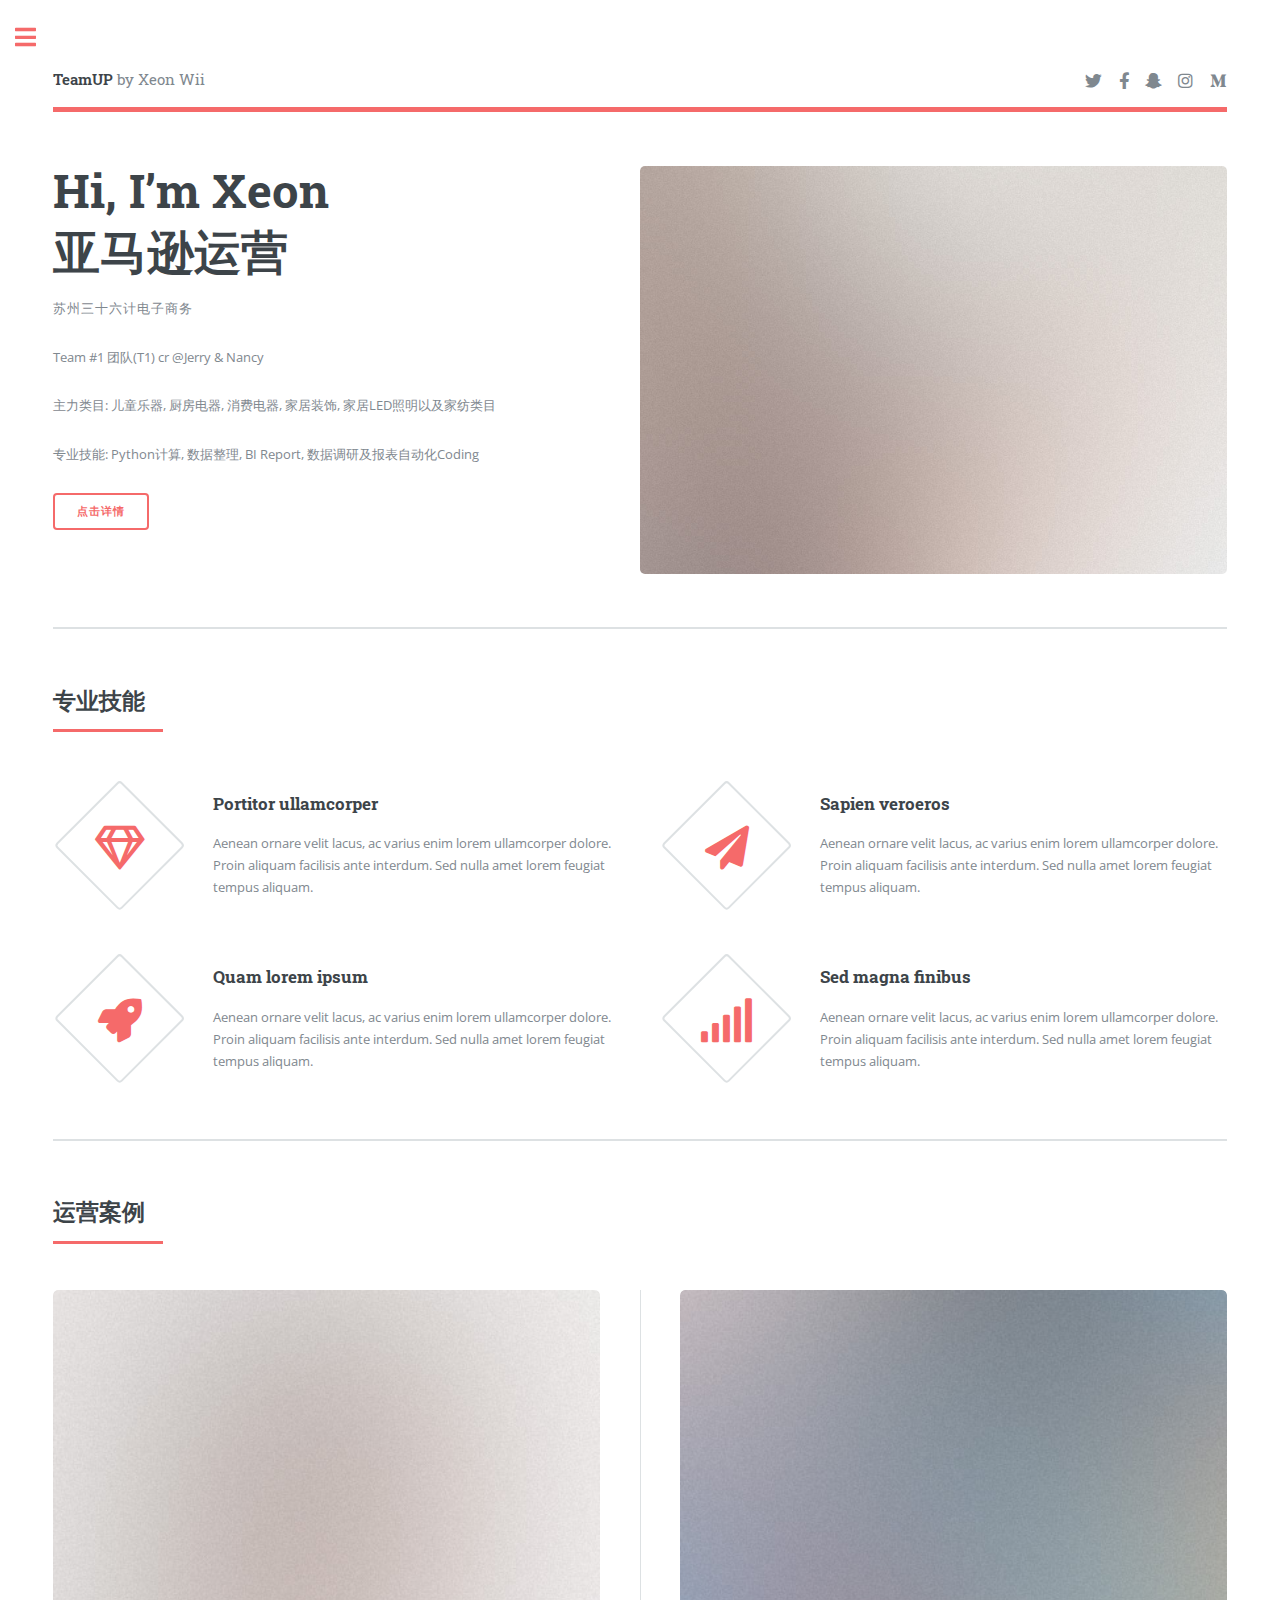
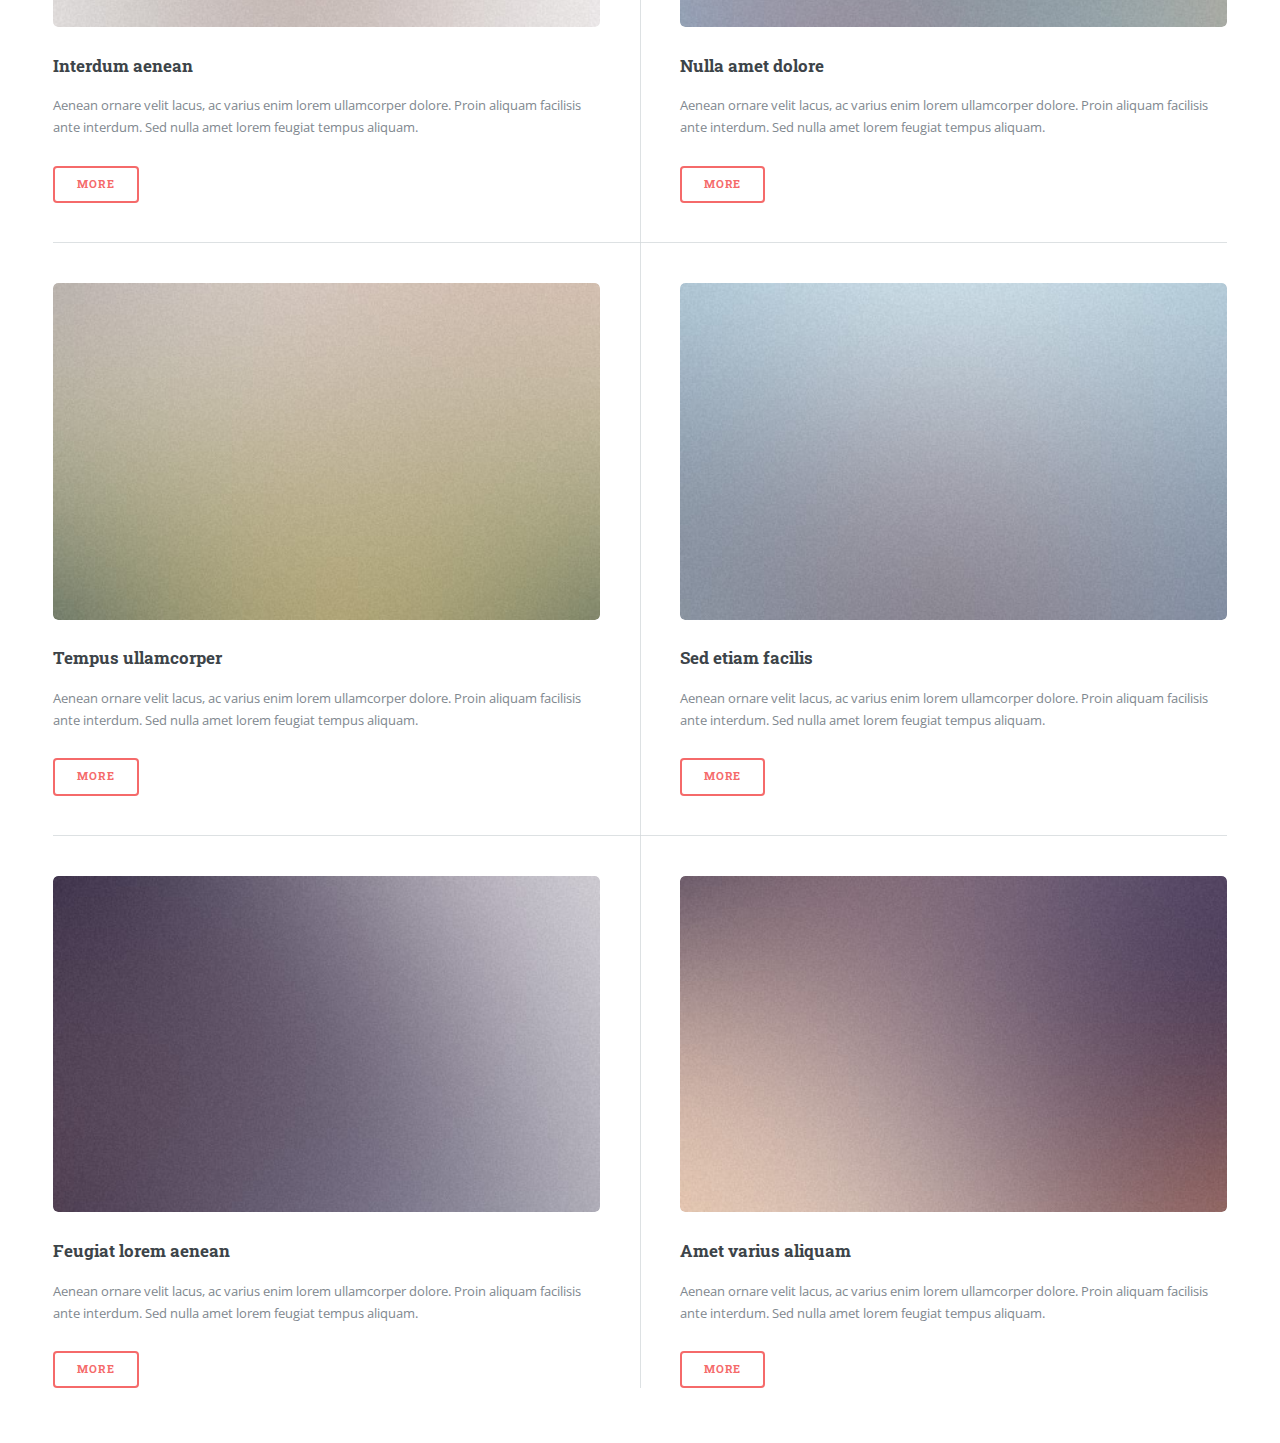
<file: archive/index.html>
<!DOCTYPE HTML>
<!--
	Editorial by HTML5 UP
	html5up.net | @ajlkn
	Free for personal and commercial use under the CCA 3.0 license (html5up.net/license)
-->
<html>
	<head>
		<title>TeamUP 2021</title>
		<meta charset="utf-8" />
		<meta name="viewport" content="width=device-width, initial-scale=1, user-scalable=no" />
		<link rel="stylesheet" href="assets/css/main.css" />
	</head>
	<body class="is-preload">

		<!-- Wrapper -->
			<div id="wrapper">

				<!-- Main -->
					<div id="main">
						<div class="inner">

							<!-- Header -->
								<header id="header">
									<a href="index.html" class="logo"><strong>TeamUP</strong> by Xeon Wii</a>
									<ul class="icons">
										<li><a href="#" class="icon brands fa-twitter"><span class="label">Twitter</span></a></li>
										<li><a href="#" class="icon brands fa-facebook-f"><span class="label">Facebook</span></a></li>
										<li><a href="#" class="icon brands fa-snapchat-ghost"><span class="label">Snapchat</span></a></li>
										<li><a href="#" class="icon brands fa-instagram"><span class="label">Instagram</span></a></li>
										<li><a href="#" class="icon brands fa-medium-m"><span class="label">Medium</span></a></li>
									</ul>
								</header>

							<!-- Banner -->
								<section id="banner">
									<div class="content">
										<header>
											<h1>Hi, I’m Xeon<br />
											亚马逊运营</h1>
											<p>苏州三十六计电子商务</p>
										</header>
										<p>Team #1 团队(T1) cr @Jerry & Nancy<p>
										主力类目: 儿童乐器, 厨房电器, 消费电器, 家居装饰, 家居LED照明以及家纺类目<p>
										专业技能: Python计算, 数据整理, BI Report, 数据调研及报表自动化Coding<br>

										</p>
										
										<ul class="actions">
											<li><a href="#" class="button big">点击详情</a></li>
										</ul>
									</div>
									<span class="image object">
										<img src="images/pic10.jpg" alt="" />
									</span>
								</section>

							<!-- Section -->
								<section>
									<header class="major">
										<h2>专业技能</h2>
									</header>
									<div class="features">
										<article>
											<span class="icon fa-gem"></span>
											<div class="content">
												<h3>Portitor ullamcorper</h3>
												<p>Aenean ornare velit lacus, ac varius enim lorem ullamcorper dolore. Proin aliquam facilisis ante interdum. Sed nulla amet lorem feugiat tempus aliquam.</p>
											</div>
										</article>
										<article>
											<span class="icon solid fa-paper-plane"></span>
											<div class="content">
												<h3>Sapien veroeros</h3>
												<p>Aenean ornare velit lacus, ac varius enim lorem ullamcorper dolore. Proin aliquam facilisis ante interdum. Sed nulla amet lorem feugiat tempus aliquam.</p>
											</div>
										</article>
										<article>
											<span class="icon solid fa-rocket"></span>
											<div class="content">
												<h3>Quam lorem ipsum</h3>
												<p>Aenean ornare velit lacus, ac varius enim lorem ullamcorper dolore. Proin aliquam facilisis ante interdum. Sed nulla amet lorem feugiat tempus aliquam.</p>
											</div>
										</article>
										<article>
											<span class="icon solid fa-signal"></span>
											<div class="content">
												<h3>Sed magna finibus</h3>
												<p>Aenean ornare velit lacus, ac varius enim lorem ullamcorper dolore. Proin aliquam facilisis ante interdum. Sed nulla amet lorem feugiat tempus aliquam.</p>
											</div>
										</article>
									</div>
								</section>

							<!-- Section -->
								<section>
									<header class="major">
										<h2>运营案例</h2>
									</header>
									<div class="posts">
										<article>
											<a href="#" class="image"><img src="images/pic01.jpg" alt="" /></a>
											<h3>Interdum aenean</h3>
											<p>Aenean ornare velit lacus, ac varius enim lorem ullamcorper dolore. Proin aliquam facilisis ante interdum. Sed nulla amet lorem feugiat tempus aliquam.</p>
											<ul class="actions">
												<li><a href="#" class="button">More</a></li>
											</ul>
										</article>
										<article>
											<a href="#" class="image"><img src="images/pic02.jpg" alt="" /></a>
											<h3>Nulla amet dolore</h3>
											<p>Aenean ornare velit lacus, ac varius enim lorem ullamcorper dolore. Proin aliquam facilisis ante interdum. Sed nulla amet lorem feugiat tempus aliquam.</p>
											<ul class="actions">
												<li><a href="#" class="button">More</a></li>
											</ul>
										</article>
										<article>
											<a href="#" class="image"><img src="images/pic03.jpg" alt="" /></a>
											<h3>Tempus ullamcorper</h3>
											<p>Aenean ornare velit lacus, ac varius enim lorem ullamcorper dolore. Proin aliquam facilisis ante interdum. Sed nulla amet lorem feugiat tempus aliquam.</p>
											<ul class="actions">
												<li><a href="#" class="button">More</a></li>
											</ul>
										</article>
										<article>
											<a href="#" class="image"><img src="images/pic04.jpg" alt="" /></a>
											<h3>Sed etiam facilis</h3>
											<p>Aenean ornare velit lacus, ac varius enim lorem ullamcorper dolore. Proin aliquam facilisis ante interdum. Sed nulla amet lorem feugiat tempus aliquam.</p>
											<ul class="actions">
												<li><a href="#" class="button">More</a></li>
											</ul>
										</article>
										<article>
											<a href="#" class="image"><img src="images/pic05.jpg" alt="" /></a>
											<h3>Feugiat lorem aenean</h3>
											<p>Aenean ornare velit lacus, ac varius enim lorem ullamcorper dolore. Proin aliquam facilisis ante interdum. Sed nulla amet lorem feugiat tempus aliquam.</p>
											<ul class="actions">
												<li><a href="#" class="button">More</a></li>
											</ul>
										</article>
										<article>
											<a href="#" class="image"><img src="images/pic06.jpg" alt="" /></a>
											<h3>Amet varius aliquam</h3>
											<p>Aenean ornare velit lacus, ac varius enim lorem ullamcorper dolore. Proin aliquam facilisis ante interdum. Sed nulla amet lorem feugiat tempus aliquam.</p>
											<ul class="actions">
												<li><a href="#" class="button">More</a></li>
											</ul>
										</article>
									</div>
								</section>

						</div>
					</div>

				<!-- Sidebar -->
					<div id="sidebar">
						<div class="inner">

							<!-- Search -->
								<section id="search" class="alt">
									<form method="post" action="#">
										<input type="text" name="query" id="query" placeholder="Search" />
									</form>
								</section>

							<!-- Menu -->
								<nav id="menu">
									<header class="major">
										<h2>首页</h2>
									</header>
									<ul>
										<li><a href="index.html">主页</a></li>
										<li><a href="generic.html">个人简介</a></li>
										<li><a href="elements.html">亚马逊运营</a></li>
										<li>
											<span class="opener">游戏Tag</span>
											<ul>
												<li><a href="#">Xbox Series X</a></li>
												<li><a href="#">PS4 Pro</a></li>
												<li><a href="#">PC Gaming</a></li>
											</ul>
										</li>
										<li><a href="#">影视搜集</a></li>
										<li><a href="#">Tech资讯</a></li>
									</ul>
								</nav>

							<!-- Section -->
								<section>
									<header class="major">
										<h2>Ante interdum</h2>
									</header>
									<div class="mini-posts">
										<article>
											<a href="#" class="image"><img src="images/pic07.jpg" alt="" /></a>
											<p>Aenean ornare velit lacus, ac varius enim lorem ullamcorper dolore aliquam.</p>
										</article>
										<article>
											<a href="#" class="image"><img src="images/pic08.jpg" alt="" /></a>
											<p>Aenean ornare velit lacus, ac varius enim lorem ullamcorper dolore aliquam.</p>
										</article>
										<article>
											<a href="#" class="image"><img src="images/pic09.jpg" alt="" /></a>
											<p>Aenean ornare velit lacus, ac varius enim lorem ullamcorper dolore aliquam.</p>
										</article>
									</div>
									<ul class="actions">
										<li><a href="#" class="button">More</a></li>
									</ul>
								</section>

							<!-- Section -->
								<section>
									<header class="major">
										<h2>Contact Me</h2>
									</header>
									<b>纪亚伟</br></b>
									<b></br></b>
									<ul class="contact">
										<li class="icon solid fa-envelope"><a href="#"> jr.way123@gmail.com</a></li>
										<li class="icon solid fa-phone"> (909) 375-0156</li>
										<li class="icon solid fa-home"> 渠成大厦, 东平街, 工业园区, 苏州 215000</li>
									</ul>
								</section>

							<!-- Footer -->
								<footer id="footer">
									<p class="copyright">&copy; Untitled. All rights reserved. Demo Images: <a href="https://unsplash.com">Unsplash</a>. Design: <a href="https://html5up.net">HTML5 UP</a>.</p>
								</footer>

						</div>
					</div>

			</div>

		<!-- Scripts -->
			<script src="assets/js/jquery.min.js"></script>
			<script src="assets/js/browser.min.js"></script>
			<script src="assets/js/breakpoints.min.js"></script>
			<script src="assets/js/util.js"></script>
			<script src="assets/js/main.js"></script>

	</body>
</html>
</file>
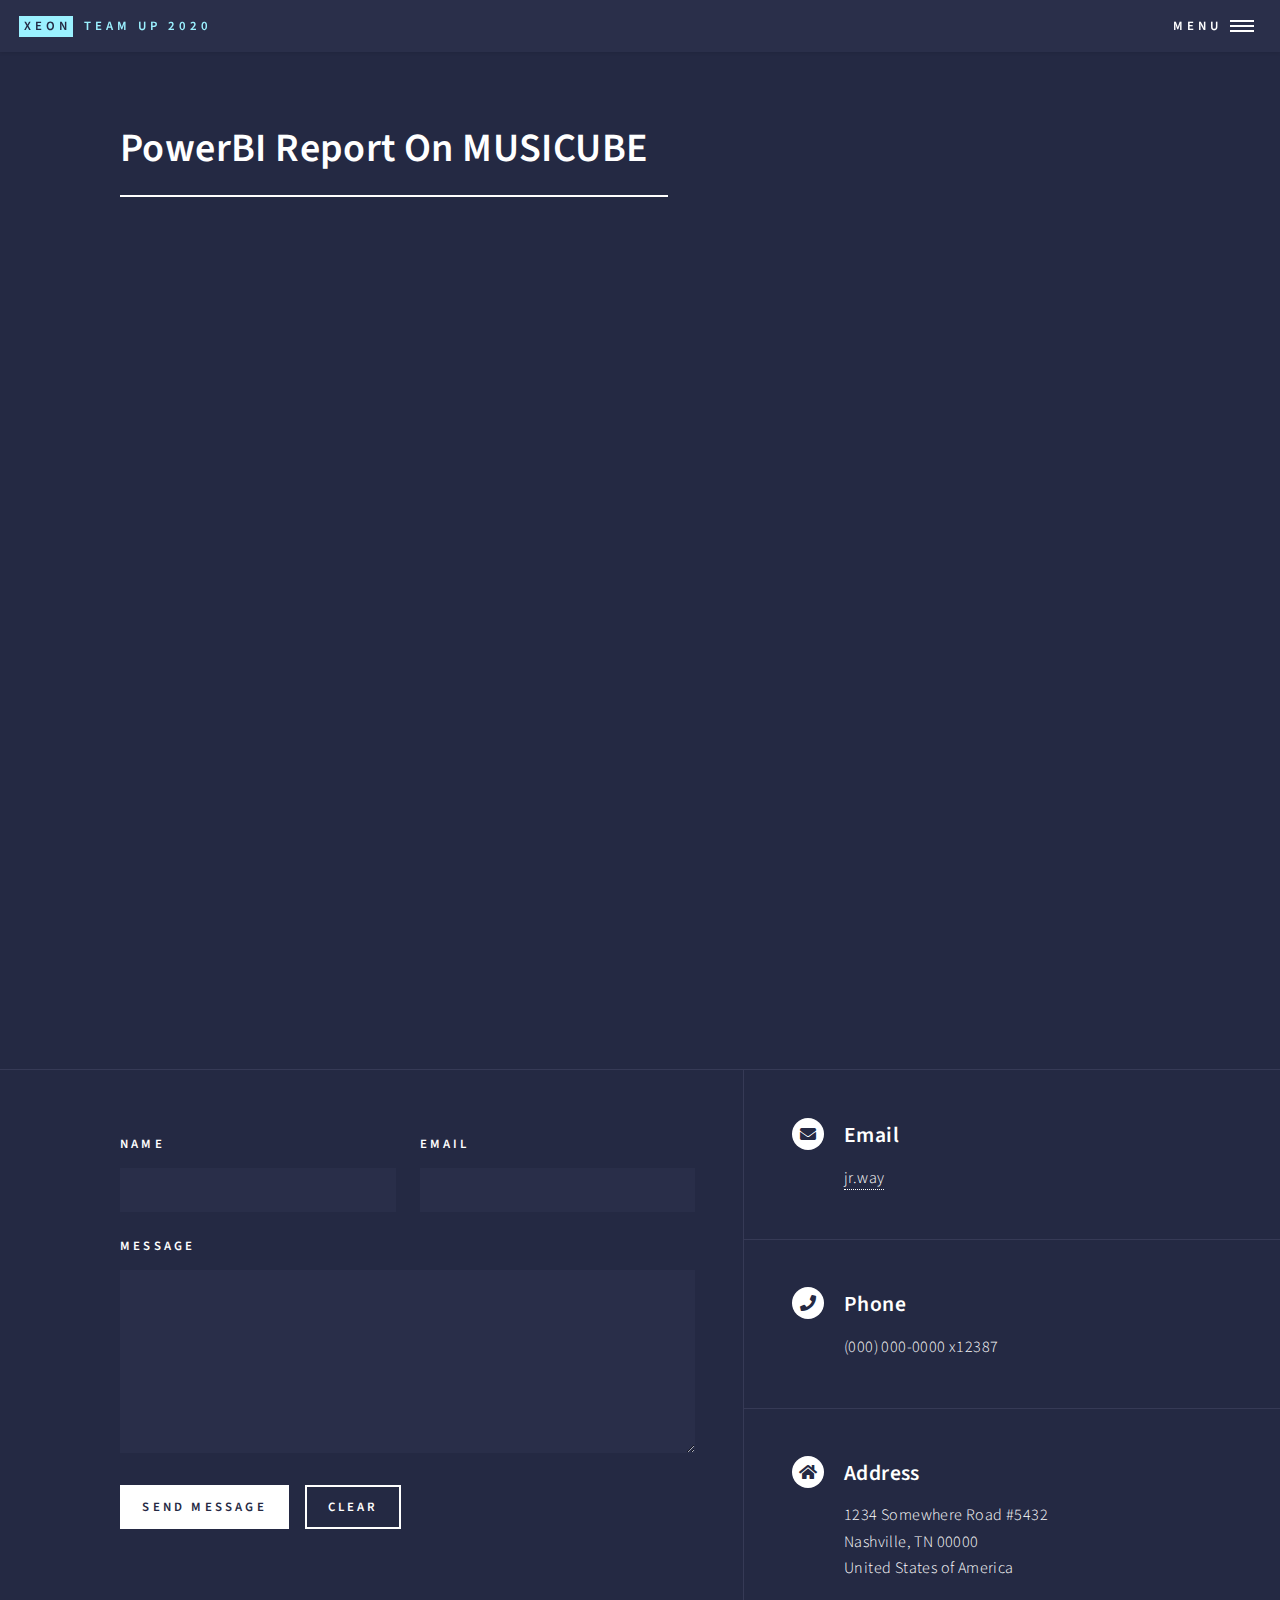
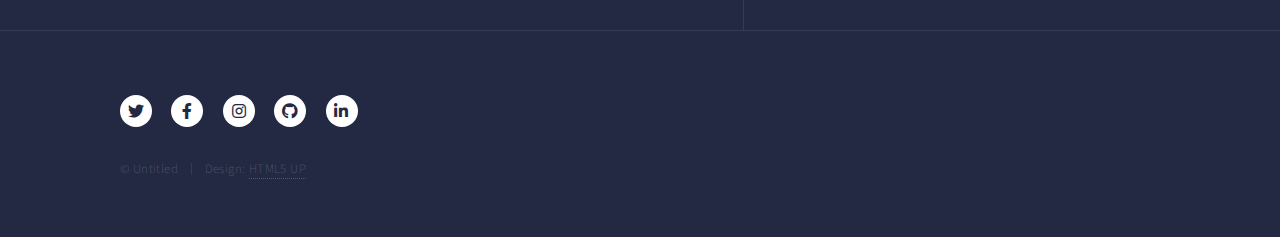
<file: amazonthings.html>
<!DOCTYPE HTML>
<!--
	Forty by HTML5 UP
	html5up.net | @ajlkn
	Free for personal and commercial use under the CCA 3.0 license (html5up.net/license)
-->
<html>
	<head>
		<title>纪亚伟大大王 Blog</title>
		<meta charset="utf-8" />
		<meta name="viewport" content="width=device-width, initial-scale=1, user-scalable=no" />
		<link rel="stylesheet" href="assets/css/main.css" />
		<noscript><link rel="stylesheet" href="assets/css/noscript.css" /></noscript>
	</head>
	<body class="is-preload">

		<!-- Wrapper -->
			<div id="wrapper">

				<!-- Header -->
					<header id="header">
						<a href="index.html" class="logo"><strong>Xeon</strong> <span>Team Up 2020</span></a>
						<nav>
							<a href="#menu">Menu</a>
						</nav>
					</header>

				<!-- Menu -->
					<nav id="menu">
						<ul class="links">
							<li><a href="index.html">Home</a></li>
							<li><a href="hackintosh.html">黑苹果</a></li>
							<li><a href="amazonthings.html">亚马逊电商</a></li>
							<li><a href="python.html">Python</a></li>
						</ul>
						<ul class="actions stacked">
							<li><a href="#" class="button primary fit">Get Started</a></li>
							<li><a href="#" class="button fit">Log In</a></li>
						</ul>
					</nav>

				<!-- Main -->
					<div id="main" class="alt">

						<!-- One -->
							<section id="one">
								<div class="inner">
									<header class="major">
										<h1>PowerBI Report On MUSICUBE</h1>
									</header>
									<iframe width='1100' height='800' src="https://app.powerbi.com/view?r=eyJrIjoiNmM1ODgxMzMtMzBmYi00ZmFiLWJlNjYtMWJlMTExZThmNGEzIiwidCI6ImViODMzNmVlLTA1MjAtNDU5Ni1iNjQ1LTEzOGNkZTk0ZWJkMSIsImMiOjEwfQ%3D%3D&pageName=ReportSection" frameborder="0" allowFullScreen="true"></iframe>
									
								</div>
							</section>

					</div>

				<!-- Contact -->
					<section id="contact">
						<div class="inner">
							<section>
								<form method="post" action="#">
									<div class="fields">
										<div class="field half">
											<label for="name">Name</label>
											<input type="text" name="name" id="name" />
										</div>
										<div class="field half">
											<label for="email">Email</label>
											<input type="text" name="email" id="email" />
										</div>
										<div class="field">
											<label for="message">Message</label>
											<textarea name="message" id="message" rows="6"></textarea>
										</div>
									</div>
									<ul class="actions">
										<li><input type="submit" value="Send Message" class="primary" /></li>
										<li><input type="reset" value="Clear" /></li>
									</ul>
								</form>
							</section>
							<section class="split">
								<section>
									<div class="contact-method">
										<span class="icon solid alt fa-envelope"></span>
										<h3>Email</h3>
										<a href="#">jr.way</a>
									</div>
								</section>
								<section>
									<div class="contact-method">
										<span class="icon solid alt fa-phone"></span>
										<h3>Phone</h3>
										<span>(000) 000-0000 x12387</span>
									</div>
								</section>
								<section>
									<div class="contact-method">
										<span class="icon solid alt fa-home"></span>
										<h3>Address</h3>
										<span>1234 Somewhere Road #5432<br />
										Nashville, TN 00000<br />
										United States of America</span>
									</div>
								</section>
							</section>
						</div>
					</section>

				<!-- Footer -->
					<footer id="footer">
						<div class="inner">
							<ul class="icons">
								<li><a href="#" class="icon brands alt fa-twitter"><span class="label">Twitter</span></a></li>
								<li><a href="#" class="icon brands alt fa-facebook-f"><span class="label">Facebook</span></a></li>
								<li><a href="#" class="icon brands alt fa-instagram"><span class="label">Instagram</span></a></li>
								<li><a href="#" class="icon brands alt fa-github"><span class="label">GitHub</span></a></li>
								<li><a href="#" class="icon brands alt fa-linkedin-in"><span class="label">LinkedIn</span></a></li>
							</ul>
							<ul class="copyright">
								<li>&copy; Untitled</li><li>Design: <a href="https://html5up.net">HTML5 UP</a></li>
							</ul>
						</div>
					</footer>

			</div>

		<!-- Scripts -->
			<script src="assets/js/jquery.min.js"></script>
			<script src="assets/js/jquery.scrolly.min.js"></script>
			<script src="assets/js/jquery.scrollex.min.js"></script>
			<script src="assets/js/browser.min.js"></script>
			<script src="assets/js/breakpoints.min.js"></script>
			<script src="assets/js/util.js"></script>
			<script src="assets/js/main.js"></script>

	</body>
</html>
</file>
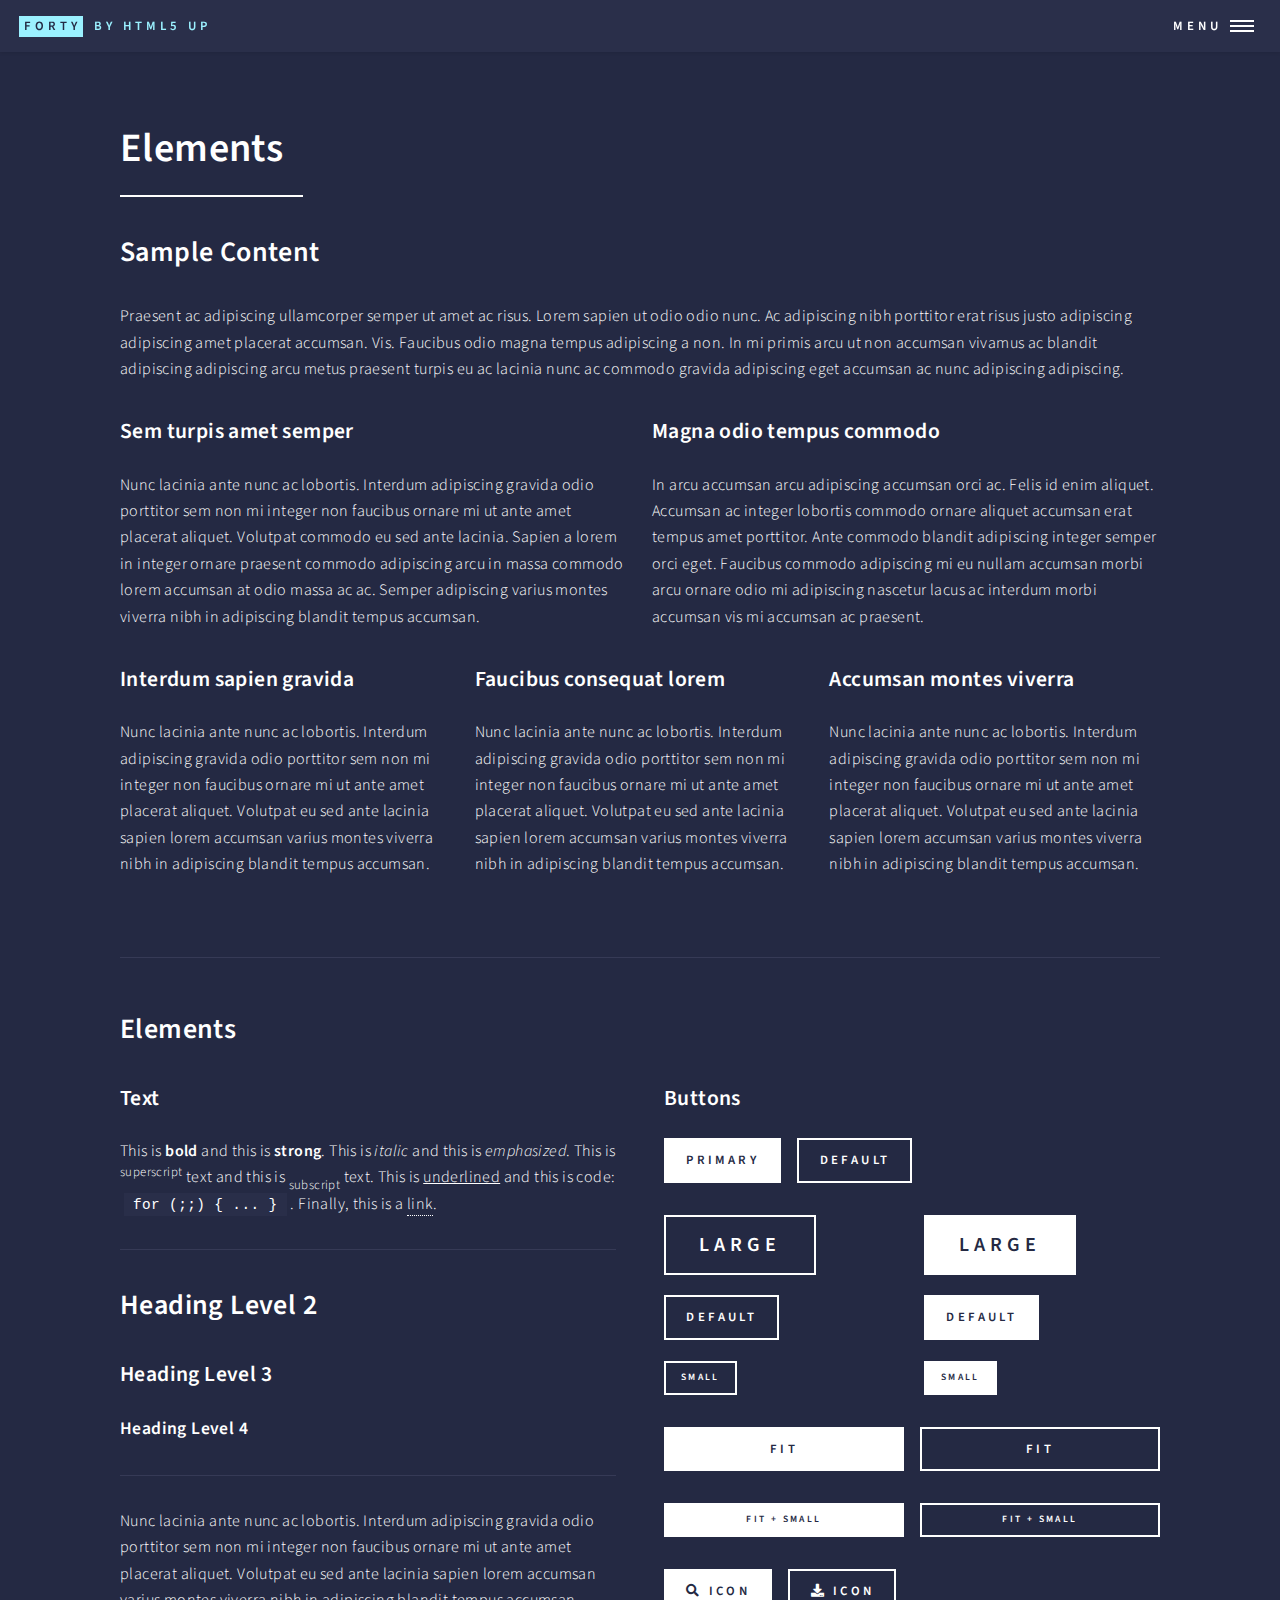
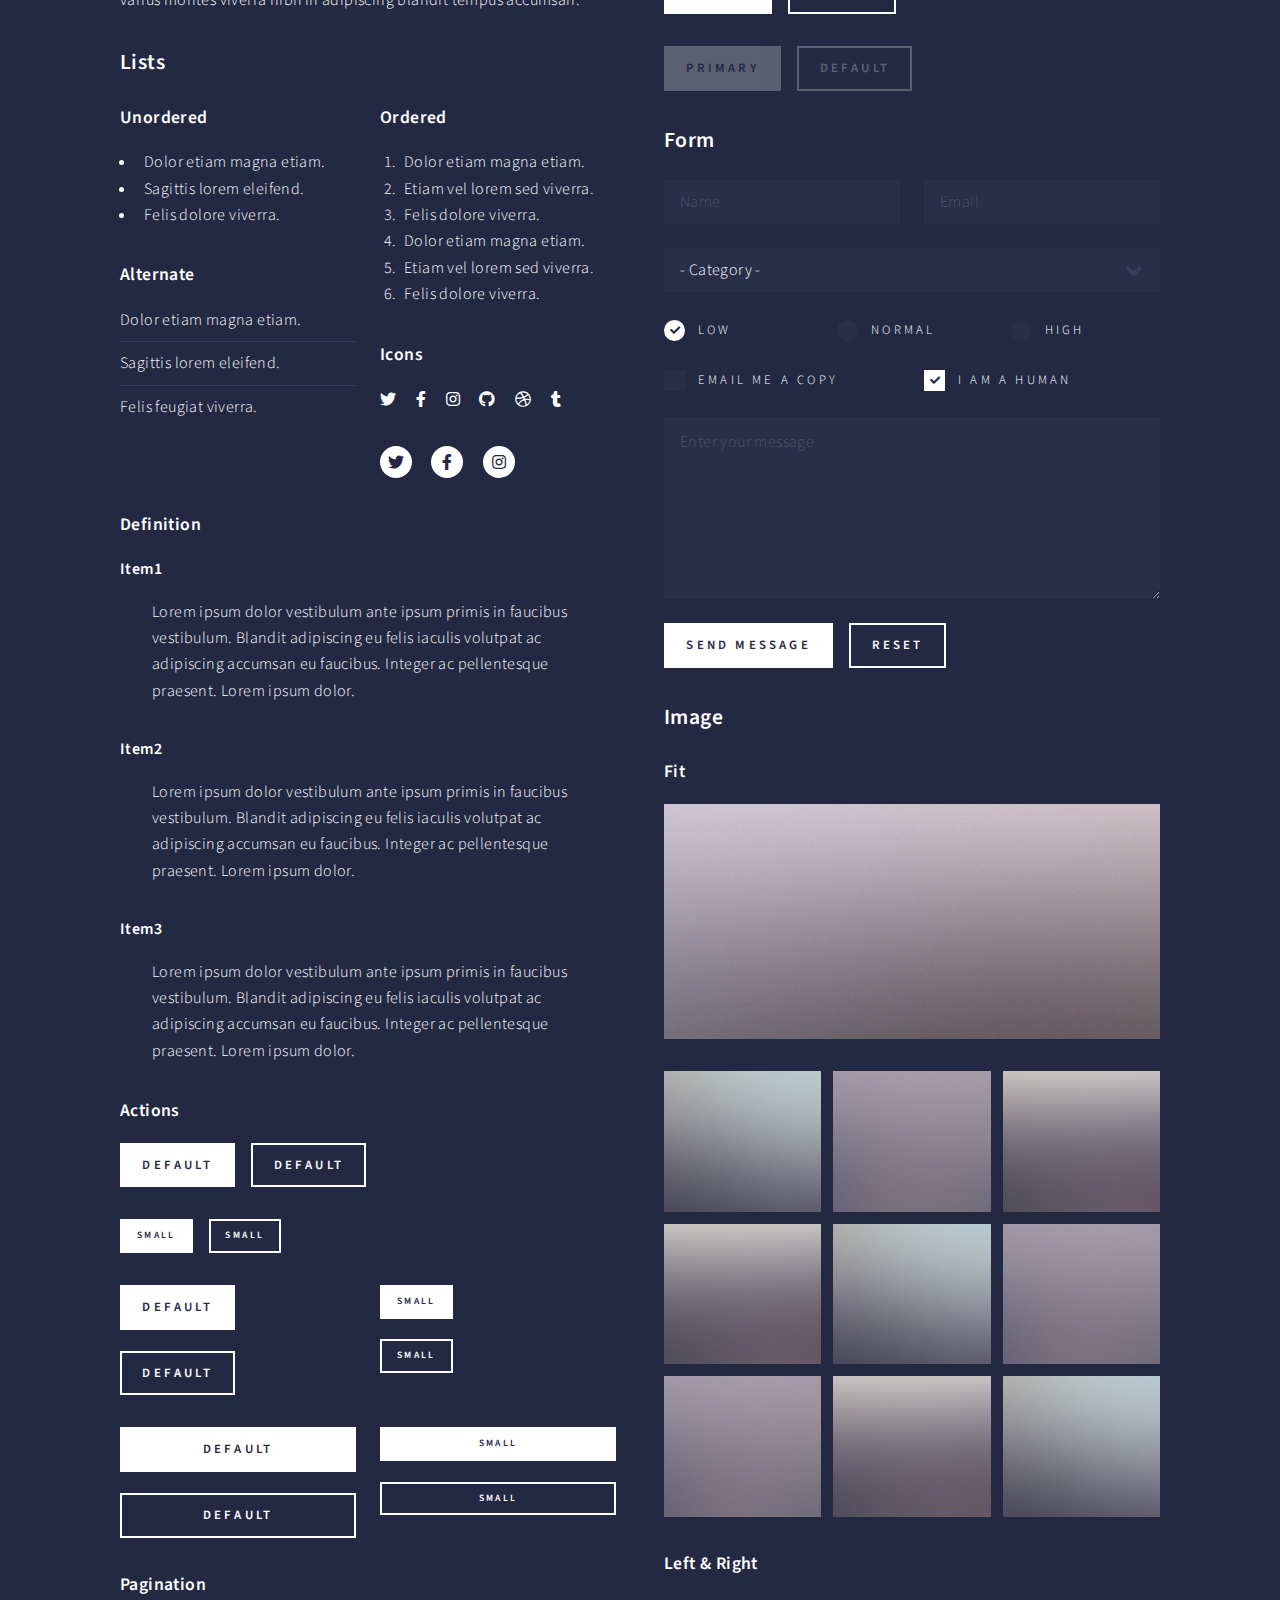
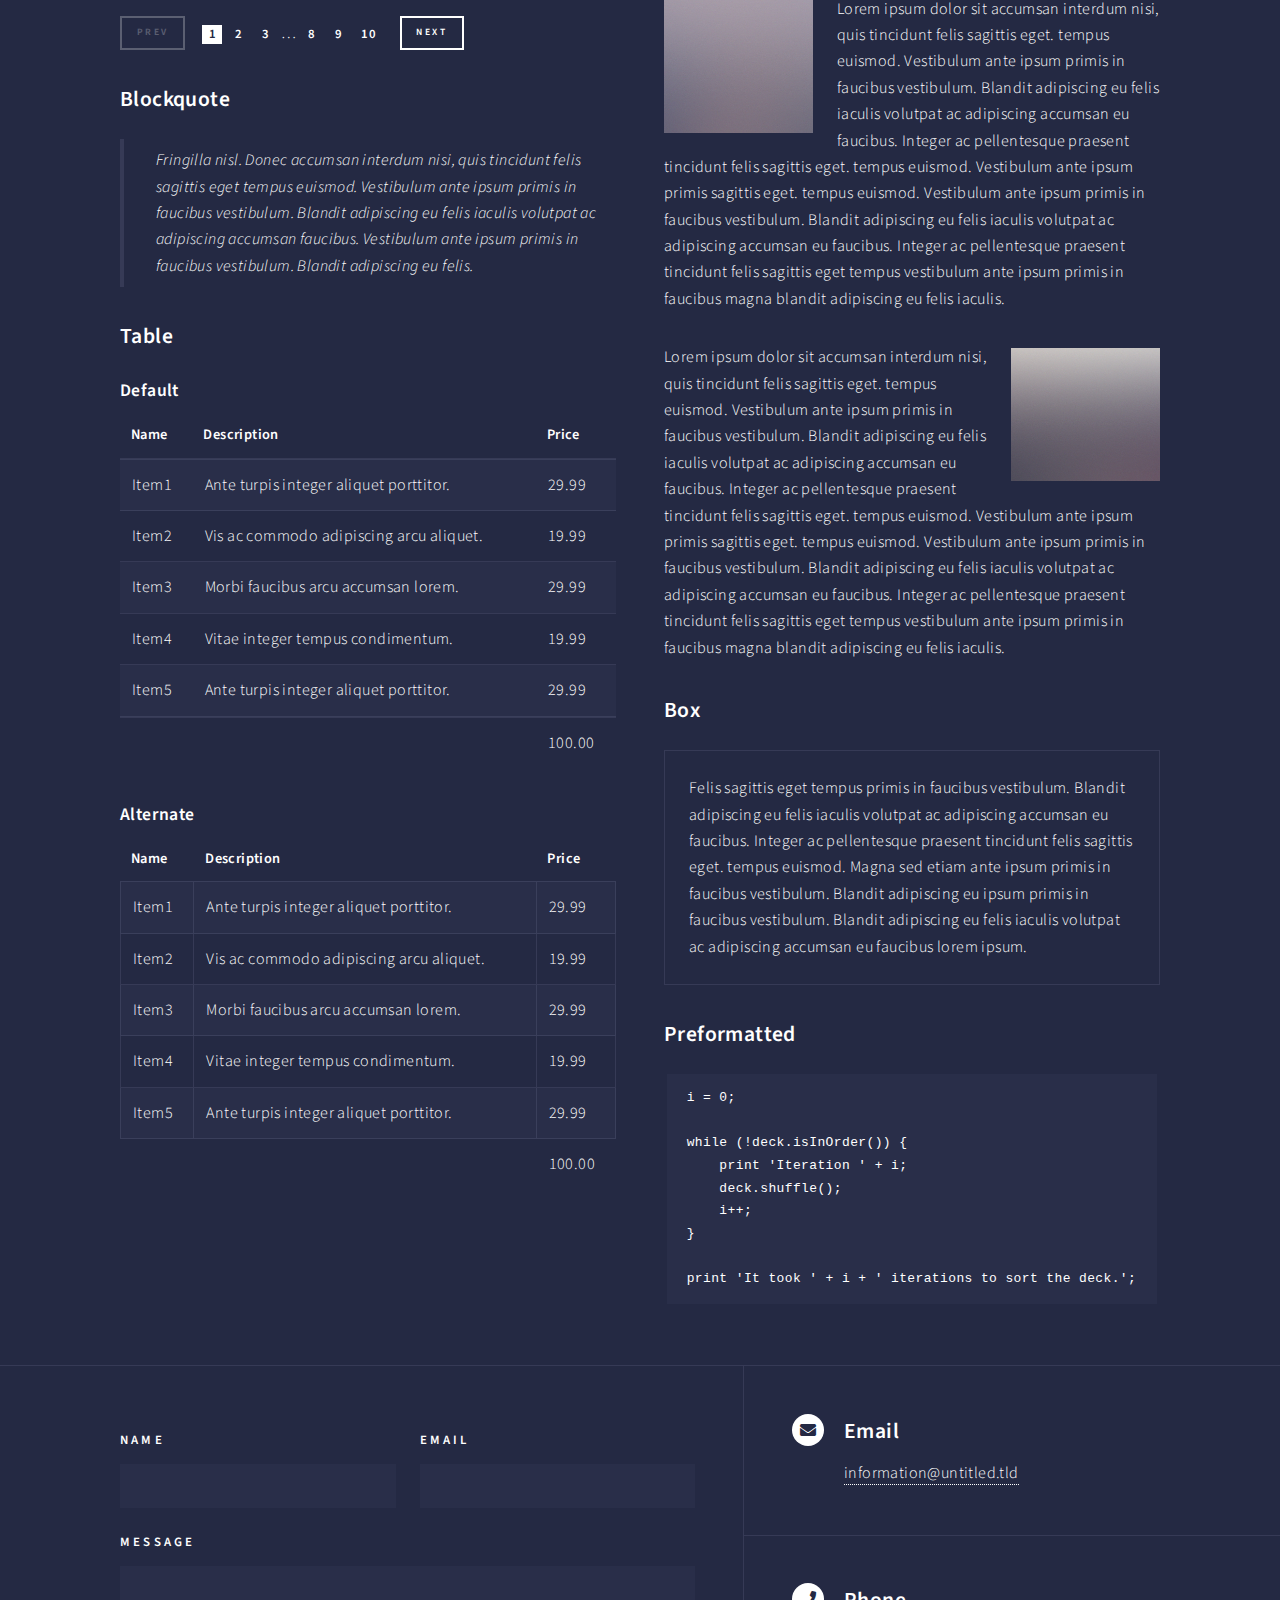
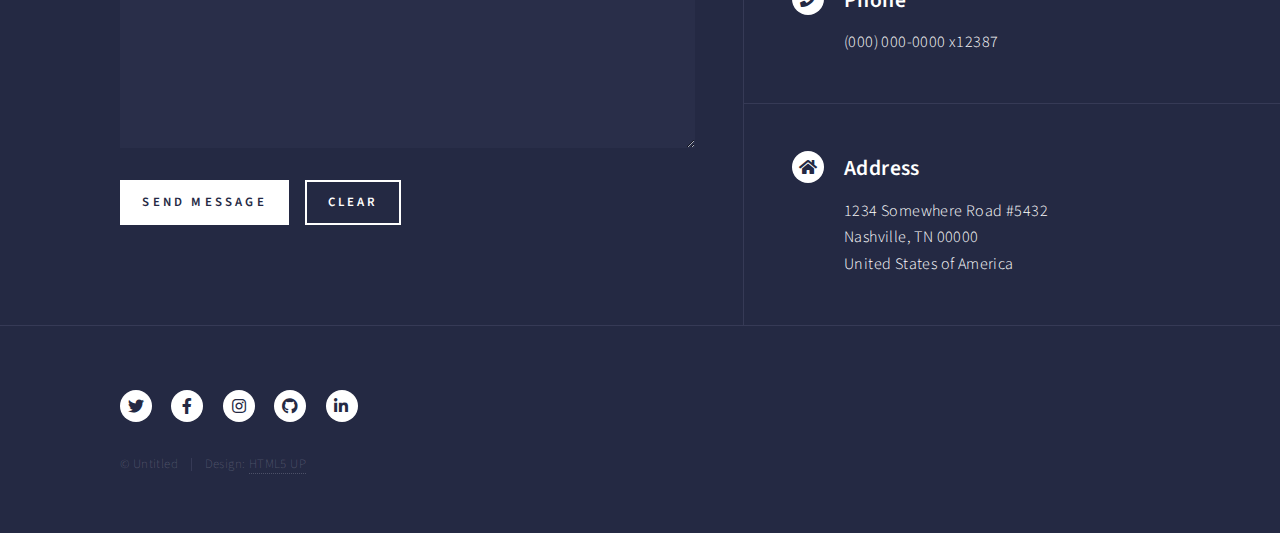
<file: elements.html>
<!DOCTYPE HTML>
<!--
	Forty by HTML5 UP
	html5up.net | @ajlkn
	Free for personal and commercial use under the CCA 3.0 license (html5up.net/license)
-->
<html>
	<head>
		<title>Elements - Forty by HTML5 UP</title>
		<meta charset="utf-8" />
		<meta name="viewport" content="width=device-width, initial-scale=1, user-scalable=no" />
		<link rel="stylesheet" href="assets/css/main.css" />
		<noscript><link rel="stylesheet" href="assets/css/noscript.css" /></noscript>
	</head>
	<body class="is-preload">

		<!-- Wrapper -->
			<div id="wrapper">

				<!-- Header -->
					<header id="header">
						<a href="index.html" class="logo"><strong>Forty</strong> <span>by HTML5 UP</span></a>
						<nav>
							<a href="#menu">Menu</a>
						</nav>
					</header>

				<!-- Menu -->
					<nav id="menu">
						<ul class="links">
							<li><a href="index.html">Home</a></li>
							<li><a href="landing.html">Landing</a></li>
							<li><a href="generic.html">Generic</a></li>
							<li><a href="elements.html">Elements</a></li>
						</ul>
						<ul class="actions stacked">
							<li><a href="#" class="button primary fit">Get Started</a></li>
							<li><a href="#" class="button fit">Log In</a></li>
						</ul>
					</nav>

				<!-- Main -->
					<div id="main" class="alt">

						<!-- One -->
							<section id="one">
								<div class="inner">
									<header class="major">
										<h1>Elements</h1>
									</header>

									<!-- Content -->
										<h2 id="content">Sample Content</h2>
										<p>Praesent ac adipiscing ullamcorper semper ut amet ac risus. Lorem sapien ut odio odio nunc. Ac adipiscing nibh porttitor erat risus justo adipiscing adipiscing amet placerat accumsan. Vis. Faucibus odio magna tempus adipiscing a non. In mi primis arcu ut non accumsan vivamus ac blandit adipiscing adipiscing arcu metus praesent turpis eu ac lacinia nunc ac commodo gravida adipiscing eget accumsan ac nunc adipiscing adipiscing.</p>
										<div class="row">
											<div class="col-6 col-12-small">
												<h3>Sem turpis amet semper</h3>
												<p>Nunc lacinia ante nunc ac lobortis. Interdum adipiscing gravida odio porttitor sem non mi integer non faucibus ornare mi ut ante amet placerat aliquet. Volutpat commodo eu sed ante lacinia. Sapien a lorem in integer ornare praesent commodo adipiscing arcu in massa commodo lorem accumsan at odio massa ac ac. Semper adipiscing varius montes viverra nibh in adipiscing blandit tempus accumsan.</p>
											</div>
											<div class="col-6 col-12-small">
												<h3>Magna odio tempus commodo</h3>
												<p>In arcu accumsan arcu adipiscing accumsan orci ac. Felis id enim aliquet. Accumsan ac integer lobortis commodo ornare aliquet accumsan erat tempus amet porttitor. Ante commodo blandit adipiscing integer semper orci eget. Faucibus commodo adipiscing mi eu nullam accumsan morbi arcu ornare odio mi adipiscing nascetur lacus ac interdum morbi accumsan vis mi accumsan ac praesent.</p>
											</div>
											<!-- Break -->
											<div class="col-4 col-12-medium">
												<h3>Interdum sapien gravida</h3>
												<p>Nunc lacinia ante nunc ac lobortis. Interdum adipiscing gravida odio porttitor sem non mi integer non faucibus ornare mi ut ante amet placerat aliquet. Volutpat eu sed ante lacinia sapien lorem accumsan varius montes viverra nibh in adipiscing blandit tempus accumsan.</p>
											</div>
											<div class="col-4 col-12-medium">
												<h3>Faucibus consequat lorem</h3>
												<p>Nunc lacinia ante nunc ac lobortis. Interdum adipiscing gravida odio porttitor sem non mi integer non faucibus ornare mi ut ante amet placerat aliquet. Volutpat eu sed ante lacinia sapien lorem accumsan varius montes viverra nibh in adipiscing blandit tempus accumsan.</p>
											</div>
											<div class="col-4 col-12-medium">
												<h3>Accumsan montes viverra</h3>
												<p>Nunc lacinia ante nunc ac lobortis. Interdum adipiscing gravida odio porttitor sem non mi integer non faucibus ornare mi ut ante amet placerat aliquet. Volutpat eu sed ante lacinia sapien lorem accumsan varius montes viverra nibh in adipiscing blandit tempus accumsan.</p>
											</div>
										</div>

									<hr class="major" />

									<!-- Elements -->
										<h2 id="elements">Elements</h2>
										<div class="row gtr-200">
											<div class="col-6 col-12-medium">

												<!-- Text stuff -->
													<h3>Text</h3>
													<p>This is <b>bold</b> and this is <strong>strong</strong>. This is <i>italic</i> and this is <em>emphasized</em>.
													This is <sup>superscript</sup> text and this is <sub>subscript</sub> text.
													This is <u>underlined</u> and this is code: <code>for (;;) { ... }</code>.
													Finally, this is a <a href="#">link</a>.</p>
													<hr />
													<h2>Heading Level 2</h2>
													<h3>Heading Level 3</h3>
													<h4>Heading Level 4</h4>
													<hr />
													<p>Nunc lacinia ante nunc ac lobortis. Interdum adipiscing gravida odio porttitor sem non mi integer non faucibus ornare mi ut ante amet placerat aliquet. Volutpat eu sed ante lacinia sapien lorem accumsan varius montes viverra nibh in adipiscing blandit tempus accumsan.</p>

												<!-- Lists -->
													<h3>Lists</h3>
													<div class="row">
														<div class="col-6 col-12-small">

															<h4>Unordered</h4>
															<ul>
																<li>Dolor etiam magna etiam.</li>
																<li>Sagittis lorem eleifend.</li>
																<li>Felis dolore viverra.</li>
															</ul>

															<h4>Alternate</h4>
															<ul class="alt">
																<li>Dolor etiam magna etiam.</li>
																<li>Sagittis lorem eleifend.</li>
																<li>Felis feugiat viverra.</li>
															</ul>

														</div>
														<div class="col-6 col-12-small">

															<h4>Ordered</h4>
															<ol>
																<li>Dolor etiam magna etiam.</li>
																<li>Etiam vel lorem sed viverra.</li>
																<li>Felis dolore viverra.</li>
																<li>Dolor etiam magna etiam.</li>
																<li>Etiam vel lorem sed viverra.</li>
																<li>Felis dolore viverra.</li>
															</ol>

															<h4>Icons</h4>
															<ul class="icons">
																<li><a href="#" class="icon brands fa-twitter"><span class="label">Twitter</span></a></li>
																<li><a href="#" class="icon brands fa-facebook-f"><span class="label">Facebook</span></a></li>
																<li><a href="#" class="icon brands fa-instagram"><span class="label">Instagram</span></a></li>
																<li><a href="#" class="icon brands fa-github"><span class="label">Github</span></a></li>
																<li><a href="#" class="icon brands fa-dribbble"><span class="label">Dribbble</span></a></li>
																<li><a href="#" class="icon brands fa-tumblr"><span class="label">Tumblr</span></a></li>
															</ul>
															<ul class="icons">
																<li><a href="#" class="icon brands alt fa-twitter"><span class="label">Twitter</span></a></li>
																<li><a href="#" class="icon brands alt fa-facebook-f"><span class="label">Facebook</span></a></li>
																<li><a href="#" class="icon brands alt fa-instagram"><span class="label">Instagram</span></a></li>
															</ul>

														</div>
													</div>
													<h4>Definition</h4>
													<dl>
														<dt>Item1</dt>
														<dd>
															<p>Lorem ipsum dolor vestibulum ante ipsum primis in faucibus vestibulum. Blandit adipiscing eu felis iaculis volutpat ac adipiscing accumsan eu faucibus. Integer ac pellentesque praesent. Lorem ipsum dolor.</p>
														</dd>
														<dt>Item2</dt>
														<dd>
															<p>Lorem ipsum dolor vestibulum ante ipsum primis in faucibus vestibulum. Blandit adipiscing eu felis iaculis volutpat ac adipiscing accumsan eu faucibus. Integer ac pellentesque praesent. Lorem ipsum dolor.</p>
														</dd>
														<dt>Item3</dt>
														<dd>
															<p>Lorem ipsum dolor vestibulum ante ipsum primis in faucibus vestibulum. Blandit adipiscing eu felis iaculis volutpat ac adipiscing accumsan eu faucibus. Integer ac pellentesque praesent. Lorem ipsum dolor.</p>
														</dd>
													</dl>

													<h4>Actions</h4>
													<ul class="actions">
														<li><a href="#" class="button primary">Default</a></li>
														<li><a href="#" class="button">Default</a></li>
													</ul>
													<ul class="actions small">
														<li><a href="#" class="button primary small">Small</a></li>
														<li><a href="#" class="button small">Small</a></li>
													</ul>
													<div class="row">
														<div class="col-6 col-12-small">
															<ul class="actions stacked">
																<li><a href="#" class="button primary">Default</a></li>
																<li><a href="#" class="button">Default</a></li>
															</ul>
														</div>
														<div class="col-6 col-12-small">
															<ul class="actions stacked">
																<li><a href="#" class="button primary small">Small</a></li>
																<li><a href="#" class="button small">Small</a></li>
															</ul>
														</div>
														<div class="col-6 col-12-small">
															<ul class="actions stacked">
																<li><a href="#" class="button primary fit">Default</a></li>
																<li><a href="#" class="button fit">Default</a></li>
															</ul>
														</div>
														<div class="col-6 col-12-small">
															<ul class="actions stacked">
																<li><a href="#" class="button primary small fit">Small</a></li>
																<li><a href="#" class="button small fit">Small</a></li>
															</ul>
														</div>
													</div>

													<h4>Pagination</h4>
													<ul class="pagination">
														<li><span class="button small disabled">Prev</span></li>
														<li><a href="#" class="page active">1</a></li>
														<li><a href="#" class="page">2</a></li>
														<li><a href="#" class="page">3</a></li>
														<li><span>&hellip;</span></li>
														<li><a href="#" class="page">8</a></li>
														<li><a href="#" class="page">9</a></li>
														<li><a href="#" class="page">10</a></li>
														<li><a href="#" class="button small">Next</a></li>
													</ul>

												<!-- Blockquote -->
													<h3>Blockquote</h3>
													<blockquote>Fringilla nisl. Donec accumsan interdum nisi, quis tincidunt felis sagittis eget tempus euismod. Vestibulum ante ipsum primis in faucibus vestibulum. Blandit adipiscing eu felis iaculis volutpat ac adipiscing accumsan faucibus. Vestibulum ante ipsum primis in faucibus vestibulum. Blandit adipiscing eu felis.</blockquote>

												<!-- Table -->
													<h3>Table</h3>

													<h4>Default</h4>
													<div class="table-wrapper">
														<table>
															<thead>
																<tr>
																	<th>Name</th>
																	<th>Description</th>
																	<th>Price</th>
																</tr>
															</thead>
															<tbody>
																<tr>
																	<td>Item1</td>
																	<td>Ante turpis integer aliquet porttitor.</td>
																	<td>29.99</td>
																</tr>
																<tr>
																	<td>Item2</td>
																	<td>Vis ac commodo adipiscing arcu aliquet.</td>
																	<td>19.99</td>
																</tr>
																<tr>
																	<td>Item3</td>
																	<td> Morbi faucibus arcu accumsan lorem.</td>
																	<td>29.99</td>
																</tr>
																<tr>
																	<td>Item4</td>
																	<td>Vitae integer tempus condimentum.</td>
																	<td>19.99</td>
																</tr>
																<tr>
																	<td>Item5</td>
																	<td>Ante turpis integer aliquet porttitor.</td>
																	<td>29.99</td>
																</tr>
															</tbody>
															<tfoot>
																<tr>
																	<td colspan="2"></td>
																	<td>100.00</td>
																</tr>
															</tfoot>
														</table>
													</div>

													<h4>Alternate</h4>
													<div class="table-wrapper">
														<table class="alt">
															<thead>
																<tr>
																	<th>Name</th>
																	<th>Description</th>
																	<th>Price</th>
																</tr>
															</thead>
															<tbody>
																<tr>
																	<td>Item1</td>
																	<td>Ante turpis integer aliquet porttitor.</td>
																	<td>29.99</td>
																</tr>
																<tr>
																	<td>Item2</td>
																	<td>Vis ac commodo adipiscing arcu aliquet.</td>
																	<td>19.99</td>
																</tr>
																<tr>
																	<td>Item3</td>
																	<td> Morbi faucibus arcu accumsan lorem.</td>
																	<td>29.99</td>
																</tr>
																<tr>
																	<td>Item4</td>
																	<td>Vitae integer tempus condimentum.</td>
																	<td>19.99</td>
																</tr>
																<tr>
																	<td>Item5</td>
																	<td>Ante turpis integer aliquet porttitor.</td>
																	<td>29.99</td>
																</tr>
															</tbody>
															<tfoot>
																<tr>
																	<td colspan="2"></td>
																	<td>100.00</td>
																</tr>
															</tfoot>
														</table>
													</div>

											</div>
											<div class="col-6 col-12-medium">

												<!-- Buttons -->
													<h3>Buttons</h3>
													<ul class="actions">
														<li><a href="#" class="button primary">Primary</a></li>
														<li><a href="#" class="button">Default</a></li>
													</ul>
													<div class="row">
														<div class="col-6 col-12-xsmall">
															<ul class="actions stacked">
																<li><a href="#" class="button large">Large</a></li>
																<li><a href="#" class="button">Default</a></li>
																<li><a href="#" class="button small">Small</a></li>
															</ul>
														</div>
														<div class="col-6 col-12-xsmall">
															<ul class="actions stacked">
																<li><a href="#" class="button primary large">Large</a></li>
																<li><a href="#" class="button primary">Default</a></li>
																<li><a href="#" class="button primary small">Small</a></li>
															</ul>
														</div>
													</div>
													<ul class="actions fit">
														<li><a href="#" class="button primary fit">Fit</a></li>
														<li><a href="#" class="button fit">Fit</a></li>
													</ul>
													<ul class="actions fit small">
														<li><a href="#" class="button primary fit small">Fit + Small</a></li>
														<li><a href="#" class="button fit small">Fit + Small</a></li>
													</ul>
													<ul class="actions">
														<li><a href="#" class="button primary icon solid fa-search">Icon</a></li>
														<li><a href="#" class="button icon solid fa-download">Icon</a></li>
													</ul>
													<ul class="actions">
														<li><span class="button primary disabled">Primary</span></li>
														<li><span class="button disabled">Default</span></li>
													</ul>

												<!-- Form -->
													<h3>Form</h3>

													<form method="post" action="#">
														<div class="row gtr-uniform">
															<div class="col-6 col-12-xsmall">
																<input type="text" name="demo-name" id="demo-name" value="" placeholder="Name" />
															</div>
															<div class="col-6 col-12-xsmall">
																<input type="email" name="demo-email" id="demo-email" value="" placeholder="Email" />
															</div>
															<!-- Break -->
															<div class="col-12">
																<select name="demo-category" id="demo-category">
																	<option value="">- Category -</option>
																	<option value="1">Manufacturing</option>
																	<option value="1">Shipping</option>
																	<option value="1">Administration</option>
																	<option value="1">Human Resources</option>
																</select>
															</div>
															<!-- Break -->
															<div class="col-4 col-12-small">
																<input type="radio" id="demo-priority-low" name="demo-priority" checked>
																<label for="demo-priority-low">Low</label>
															</div>
															<div class="col-4 col-12-small">
																<input type="radio" id="demo-priority-normal" name="demo-priority">
																<label for="demo-priority-normal">Normal</label>
															</div>
															<div class="col-4 col-12-small">
																<input type="radio" id="demo-priority-high" name="demo-priority">
																<label for="demo-priority-high">High</label>
															</div>
															<!-- Break -->
															<div class="col-6 col-12-small">
																<input type="checkbox" id="demo-copy" name="demo-copy">
																<label for="demo-copy">Email me a copy</label>
															</div>
															<div class="col-6 col-12-small">
																<input type="checkbox" id="demo-human" name="demo-human" checked>
																<label for="demo-human">I am a human</label>
															</div>
															<!-- Break -->
															<div class="col-12">
																<textarea name="demo-message" id="demo-message" placeholder="Enter your message" rows="6"></textarea>
															</div>
															<!-- Break -->
															<div class="col-12">
																<ul class="actions">
																	<li><input type="submit" value="Send Message" class="primary" /></li>
																	<li><input type="reset" value="Reset" /></li>
																</ul>
															</div>
														</div>
													</form>

												<!-- Image -->
													<h3>Image</h3>

													<h4>Fit</h4>
													<span class="image fit"><img src="images/pic03.jpg" alt="" /></span>
													<div class="box alt">
														<div class="row gtr-50 gtr-uniform">
															<div class="col-4"><span class="image fit"><img src="images/pic08.jpg" alt="" /></span></div>
															<div class="col-4"><span class="image fit"><img src="images/pic09.jpg" alt="" /></span></div>
															<div class="col-4"><span class="image fit"><img src="images/pic10.jpg" alt="" /></span></div>
															<!-- Break -->
															<div class="col-4"><span class="image fit"><img src="images/pic10.jpg" alt="" /></span></div>
															<div class="col-4"><span class="image fit"><img src="images/pic08.jpg" alt="" /></span></div>
															<div class="col-4"><span class="image fit"><img src="images/pic09.jpg" alt="" /></span></div>
															<!-- Break -->
															<div class="col-4"><span class="image fit"><img src="images/pic09.jpg" alt="" /></span></div>
															<div class="col-4"><span class="image fit"><img src="images/pic10.jpg" alt="" /></span></div>
															<div class="col-4"><span class="image fit"><img src="images/pic08.jpg" alt="" /></span></div>
														</div>
													</div>

													<h4>Left &amp; Right</h4>
													<p><span class="image left"><img src="images/pic09.jpg" alt="" /></span>Lorem ipsum dolor sit accumsan interdum nisi, quis tincidunt felis sagittis eget. tempus euismod. Vestibulum ante ipsum primis in faucibus vestibulum. Blandit adipiscing eu felis iaculis volutpat ac adipiscing accumsan eu faucibus. Integer ac pellentesque praesent tincidunt felis sagittis eget. tempus euismod. Vestibulum ante ipsum primis sagittis eget. tempus euismod. Vestibulum ante ipsum primis in faucibus vestibulum. Blandit adipiscing eu felis iaculis volutpat ac adipiscing accumsan eu faucibus. Integer ac pellentesque praesent tincidunt felis sagittis eget tempus vestibulum ante ipsum primis in faucibus magna blandit adipiscing eu felis iaculis.</p>
													<p><span class="image right"><img src="images/pic10.jpg" alt="" /></span>Lorem ipsum dolor sit accumsan interdum nisi, quis tincidunt felis sagittis eget. tempus euismod. Vestibulum ante ipsum primis in faucibus vestibulum. Blandit adipiscing eu felis iaculis volutpat ac adipiscing accumsan eu faucibus. Integer ac pellentesque praesent tincidunt felis sagittis eget. tempus euismod. Vestibulum ante ipsum primis sagittis eget. tempus euismod. Vestibulum ante ipsum primis in faucibus vestibulum. Blandit adipiscing eu felis iaculis volutpat ac adipiscing accumsan eu faucibus. Integer ac pellentesque praesent tincidunt felis sagittis eget tempus vestibulum ante ipsum primis in faucibus magna blandit adipiscing eu felis iaculis.</p>

												<!-- Box -->
													<h3>Box</h3>
													<div class="box">
														<p>Felis sagittis eget tempus primis in faucibus vestibulum. Blandit adipiscing eu felis iaculis volutpat ac adipiscing accumsan eu faucibus. Integer ac pellentesque praesent tincidunt felis sagittis eget. tempus euismod. Magna sed etiam ante ipsum primis in faucibus vestibulum. Blandit adipiscing eu ipsum primis in faucibus vestibulum. Blandit adipiscing eu felis iaculis volutpat ac adipiscing accumsan eu faucibus lorem ipsum.</p>
													</div>

												<!-- Preformatted Code -->
													<h3>Preformatted</h3>
													<pre><code>i = 0;

while (!deck.isInOrder()) {
    print 'Iteration ' + i;
    deck.shuffle();
    i++;
}

print 'It took ' + i + ' iterations to sort the deck.';
</code></pre>

											</div>
										</div>

								</div>
							</section>

					</div>

				<!-- Contact -->
					<section id="contact">
						<div class="inner">
							<section>
								<form method="post" action="#">
									<div class="fields">
										<div class="field half">
											<label for="name">Name</label>
											<input type="text" name="name" id="name" />
										</div>
										<div class="field half">
											<label for="email">Email</label>
											<input type="text" name="email" id="email" />
										</div>
										<div class="field">
											<label for="message">Message</label>
											<textarea name="message" id="message" rows="6"></textarea>
										</div>
									</div>
									<ul class="actions">
										<li><input type="submit" value="Send Message" class="primary" /></li>
										<li><input type="reset" value="Clear" /></li>
									</ul>
								</form>
							</section>
							<section class="split">
								<section>
									<div class="contact-method">
										<span class="icon solid alt fa-envelope"></span>
										<h3>Email</h3>
										<a href="#">information@untitled.tld</a>
									</div>
								</section>
								<section>
									<div class="contact-method">
										<span class="icon solid alt fa-phone"></span>
										<h3>Phone</h3>
										<span>(000) 000-0000 x12387</span>
									</div>
								</section>
								<section>
									<div class="contact-method">
										<span class="icon solid alt fa-home"></span>
										<h3>Address</h3>
										<span>1234 Somewhere Road #5432<br />
										Nashville, TN 00000<br />
										United States of America</span>
									</div>
								</section>
							</section>
						</div>
					</section>

				<!-- Footer -->
					<footer id="footer">
						<div class="inner">
							<ul class="icons">
								<li><a href="#" class="icon brands alt fa-twitter"><span class="label">Twitter</span></a></li>
								<li><a href="#" class="icon brands alt fa-facebook-f"><span class="label">Facebook</span></a></li>
								<li><a href="#" class="icon brands alt fa-instagram"><span class="label">Instagram</span></a></li>
								<li><a href="#" class="icon brands alt fa-github"><span class="label">GitHub</span></a></li>
								<li><a href="#" class="icon brands alt fa-linkedin-in"><span class="label">LinkedIn</span></a></li>
							</ul>
							<ul class="copyright">
								<li>&copy; Untitled</li><li>Design: <a href="https://html5up.net">HTML5 UP</a></li>
							</ul>
						</div>
					</footer>

			</div>

		<!-- Scripts -->
			<script src="assets/js/jquery.min.js"></script>
			<script src="assets/js/jquery.scrolly.min.js"></script>
			<script src="assets/js/jquery.scrollex.min.js"></script>
			<script src="assets/js/browser.min.js"></script>
			<script src="assets/js/breakpoints.min.js"></script>
			<script src="assets/js/util.js"></script>
			<script src="assets/js/main.js"></script>

	</body>
</html>
</file>
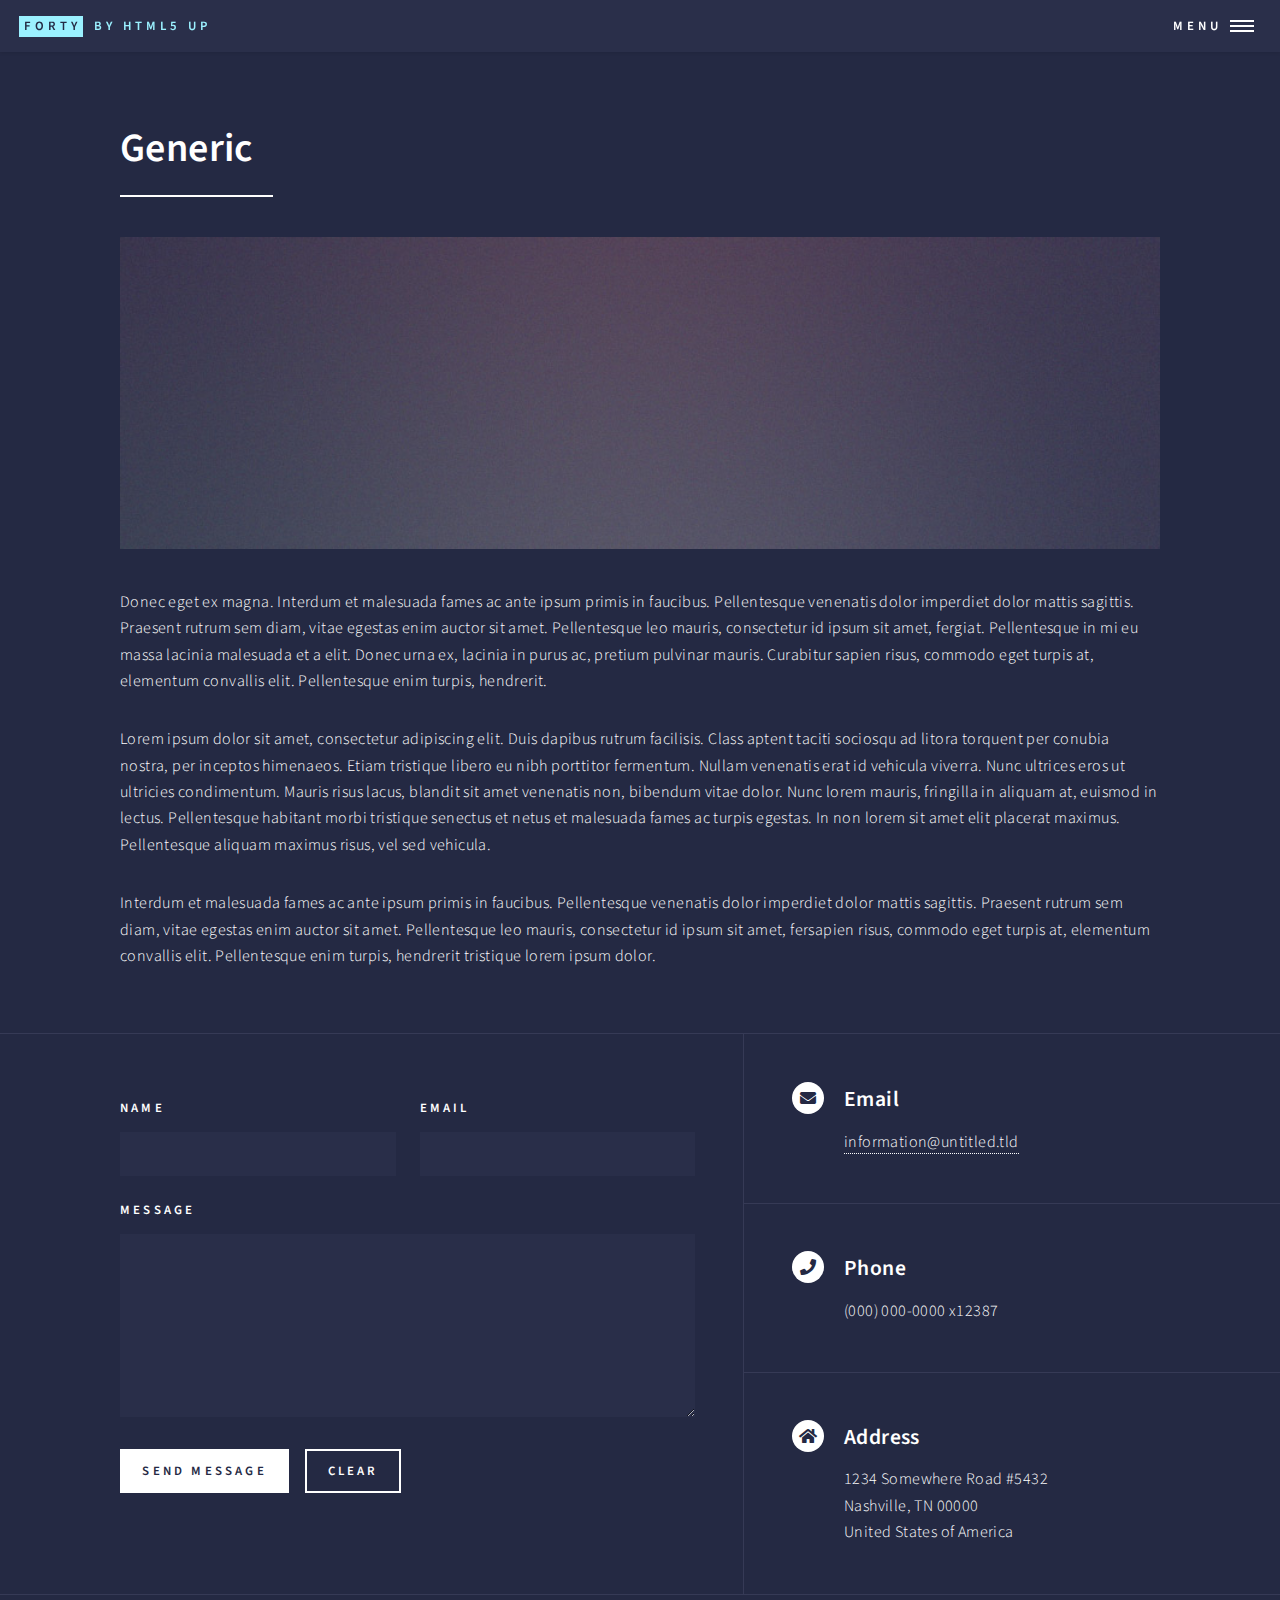
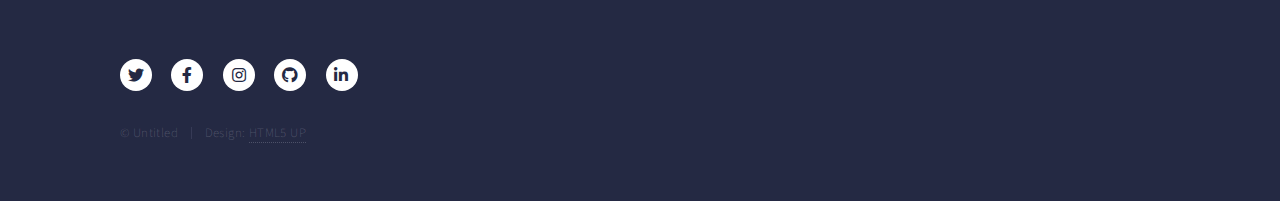
<file: generic.html>
<!DOCTYPE HTML>
<!--
	Forty by HTML5 UP
	html5up.net | @ajlkn
	Free for personal and commercial use under the CCA 3.0 license (html5up.net/license)
-->
<html>
	<head>
		<title>Generic - Forty by HTML5 UP</title>
		<meta charset="utf-8" />
		<meta name="viewport" content="width=device-width, initial-scale=1, user-scalable=no" />
		<link rel="stylesheet" href="assets/css/main.css" />
		<noscript><link rel="stylesheet" href="assets/css/noscript.css" /></noscript>
	</head>
	<body class="is-preload">

		<!-- Wrapper -->
			<div id="wrapper">

				<!-- Header -->
					<header id="header">
						<a href="index.html" class="logo"><strong>Forty</strong> <span>by HTML5 UP</span></a>
						<nav>
							<a href="#menu">Menu</a>
						</nav>
					</header>

				<!-- Menu -->
					<nav id="menu">
						<ul class="links">
							<li><a href="index.html">Home</a></li>
							<li><a href="landing.html">Landing</a></li>
							<li><a href="generic.html">Generic</a></li>
							<li><a href="elements.html">Elements</a></li>
						</ul>
						<ul class="actions stacked">
							<li><a href="#" class="button primary fit">Get Started</a></li>
							<li><a href="#" class="button fit">Log In</a></li>
						</ul>
					</nav>

				<!-- Main -->
					<div id="main" class="alt">

						<!-- One -->
							<section id="one">
								<div class="inner">
									<header class="major">
										<h1>Generic</h1>
									</header>
									<span class="image main"><img src="images/pic11.jpg" alt="" /></span>
									<p>Donec eget ex magna. Interdum et malesuada fames ac ante ipsum primis in faucibus. Pellentesque venenatis dolor imperdiet dolor mattis sagittis. Praesent rutrum sem diam, vitae egestas enim auctor sit amet. Pellentesque leo mauris, consectetur id ipsum sit amet, fergiat. Pellentesque in mi eu massa lacinia malesuada et a elit. Donec urna ex, lacinia in purus ac, pretium pulvinar mauris. Curabitur sapien risus, commodo eget turpis at, elementum convallis elit. Pellentesque enim turpis, hendrerit.</p>
									<p>Lorem ipsum dolor sit amet, consectetur adipiscing elit. Duis dapibus rutrum facilisis. Class aptent taciti sociosqu ad litora torquent per conubia nostra, per inceptos himenaeos. Etiam tristique libero eu nibh porttitor fermentum. Nullam venenatis erat id vehicula viverra. Nunc ultrices eros ut ultricies condimentum. Mauris risus lacus, blandit sit amet venenatis non, bibendum vitae dolor. Nunc lorem mauris, fringilla in aliquam at, euismod in lectus. Pellentesque habitant morbi tristique senectus et netus et malesuada fames ac turpis egestas. In non lorem sit amet elit placerat maximus. Pellentesque aliquam maximus risus, vel sed vehicula.</p>
									<p>Interdum et malesuada fames ac ante ipsum primis in faucibus. Pellentesque venenatis dolor imperdiet dolor mattis sagittis. Praesent rutrum sem diam, vitae egestas enim auctor sit amet. Pellentesque leo mauris, consectetur id ipsum sit amet, fersapien risus, commodo eget turpis at, elementum convallis elit. Pellentesque enim turpis, hendrerit tristique lorem ipsum dolor.</p>
								</div>
							</section>

					</div>

				<!-- Contact -->
					<section id="contact">
						<div class="inner">
							<section>
								<form method="post" action="#">
									<div class="fields">
										<div class="field half">
											<label for="name">Name</label>
											<input type="text" name="name" id="name" />
										</div>
										<div class="field half">
											<label for="email">Email</label>
											<input type="text" name="email" id="email" />
										</div>
										<div class="field">
											<label for="message">Message</label>
											<textarea name="message" id="message" rows="6"></textarea>
										</div>
									</div>
									<ul class="actions">
										<li><input type="submit" value="Send Message" class="primary" /></li>
										<li><input type="reset" value="Clear" /></li>
									</ul>
								</form>
							</section>
							<section class="split">
								<section>
									<div class="contact-method">
										<span class="icon solid alt fa-envelope"></span>
										<h3>Email</h3>
										<a href="#">information@untitled.tld</a>
									</div>
								</section>
								<section>
									<div class="contact-method">
										<span class="icon solid alt fa-phone"></span>
										<h3>Phone</h3>
										<span>(000) 000-0000 x12387</span>
									</div>
								</section>
								<section>
									<div class="contact-method">
										<span class="icon solid alt fa-home"></span>
										<h3>Address</h3>
										<span>1234 Somewhere Road #5432<br />
										Nashville, TN 00000<br />
										United States of America</span>
									</div>
								</section>
							</section>
						</div>
					</section>

				<!-- Footer -->
					<footer id="footer">
						<div class="inner">
							<ul class="icons">
								<li><a href="#" class="icon brands alt fa-twitter"><span class="label">Twitter</span></a></li>
								<li><a href="#" class="icon brands alt fa-facebook-f"><span class="label">Facebook</span></a></li>
								<li><a href="#" class="icon brands alt fa-instagram"><span class="label">Instagram</span></a></li>
								<li><a href="#" class="icon brands alt fa-github"><span class="label">GitHub</span></a></li>
								<li><a href="#" class="icon brands alt fa-linkedin-in"><span class="label">LinkedIn</span></a></li>
							</ul>
							<ul class="copyright">
								<li>&copy; Untitled</li><li>Design: <a href="https://html5up.net">HTML5 UP</a></li>
							</ul>
						</div>
					</footer>

			</div>

		<!-- Scripts -->
			<script src="assets/js/jquery.min.js"></script>
			<script src="assets/js/jquery.scrolly.min.js"></script>
			<script src="assets/js/jquery.scrollex.min.js"></script>
			<script src="assets/js/browser.min.js"></script>
			<script src="assets/js/breakpoints.min.js"></script>
			<script src="assets/js/util.js"></script>
			<script src="assets/js/main.js"></script>

	</body>
</html>
</file>
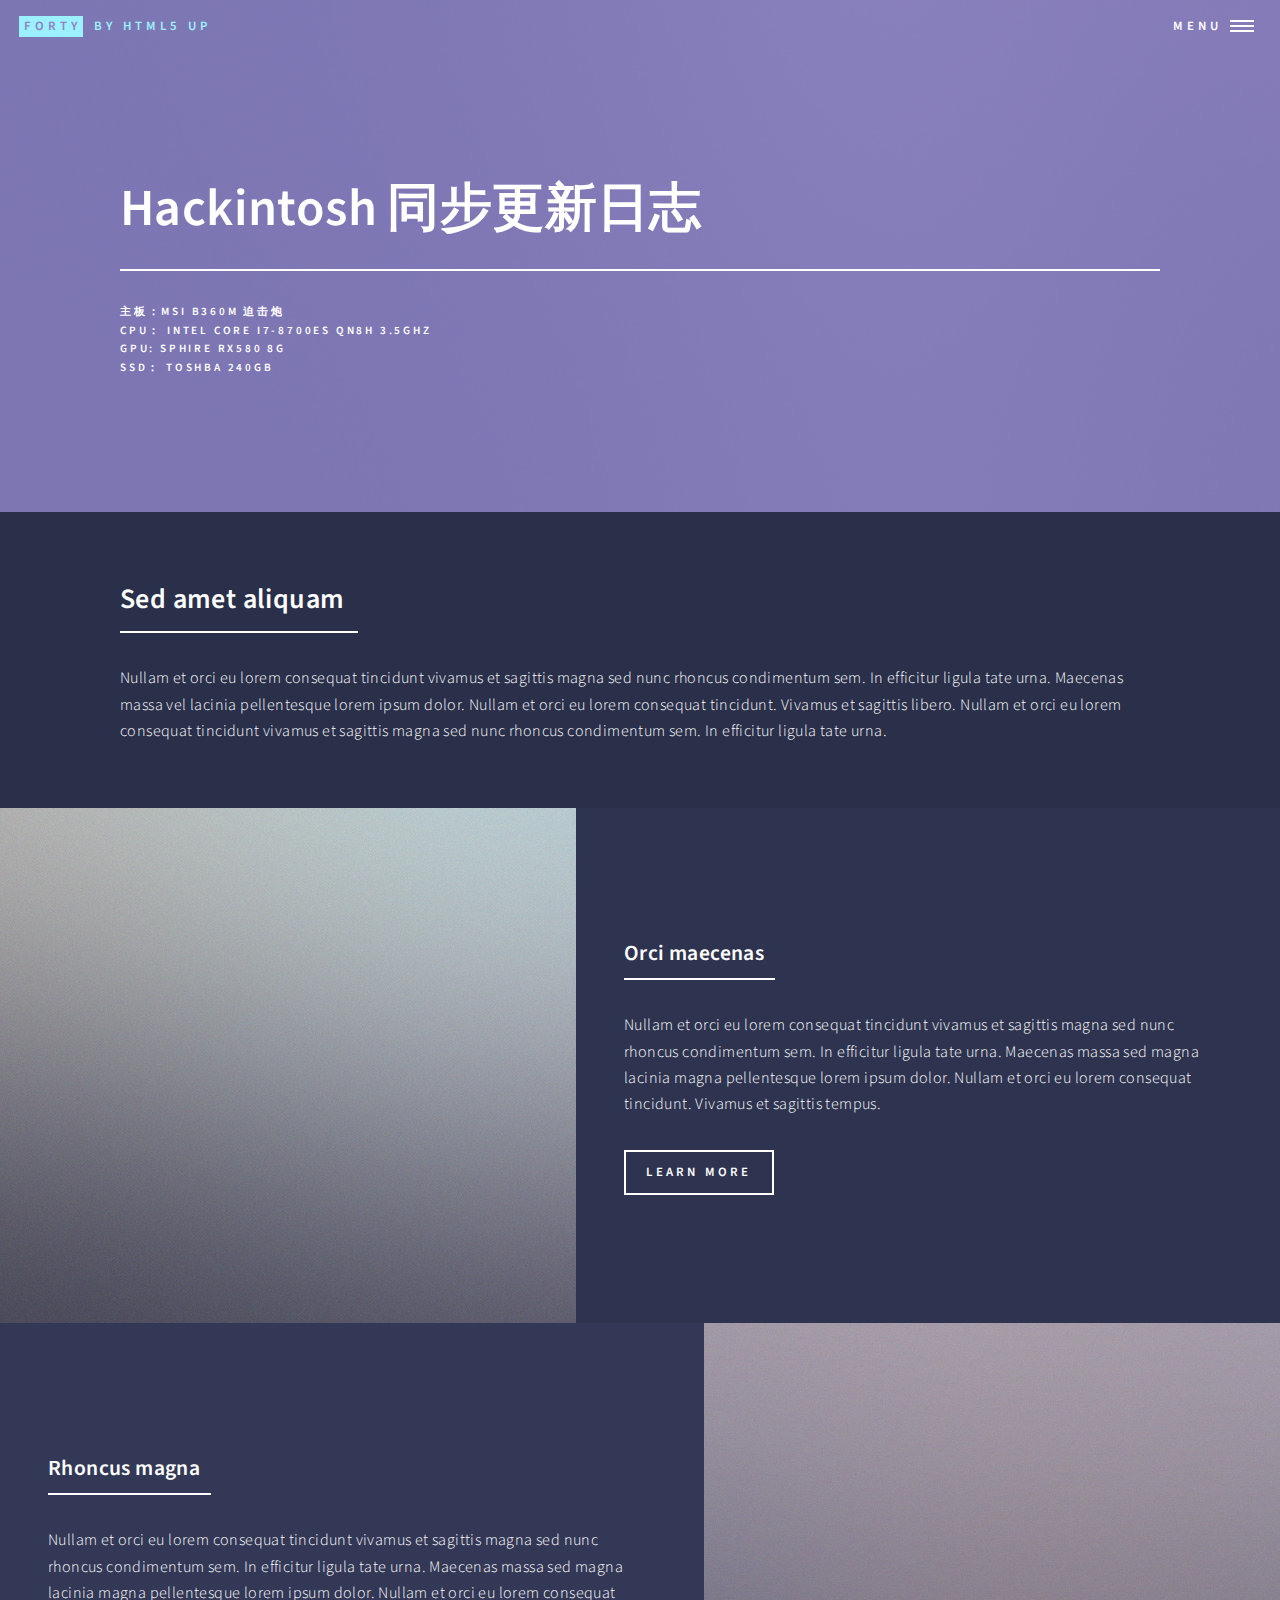
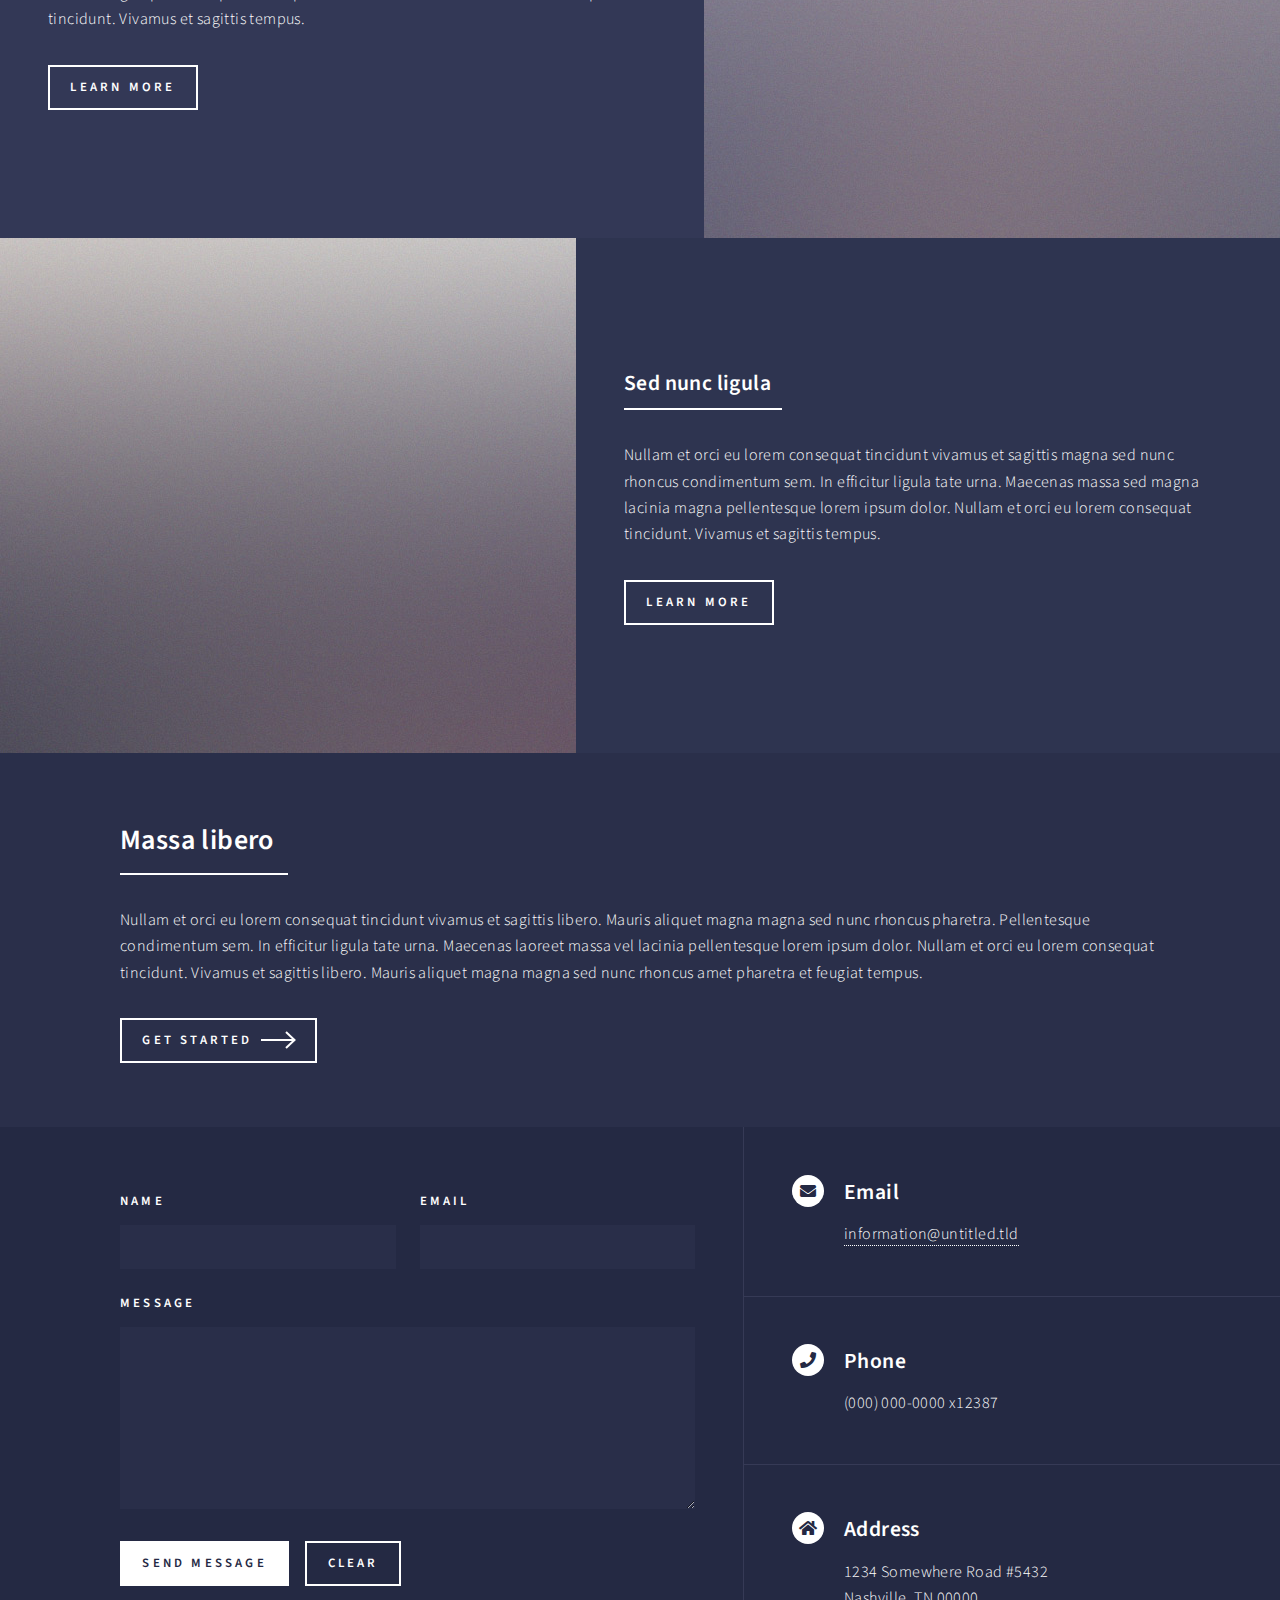
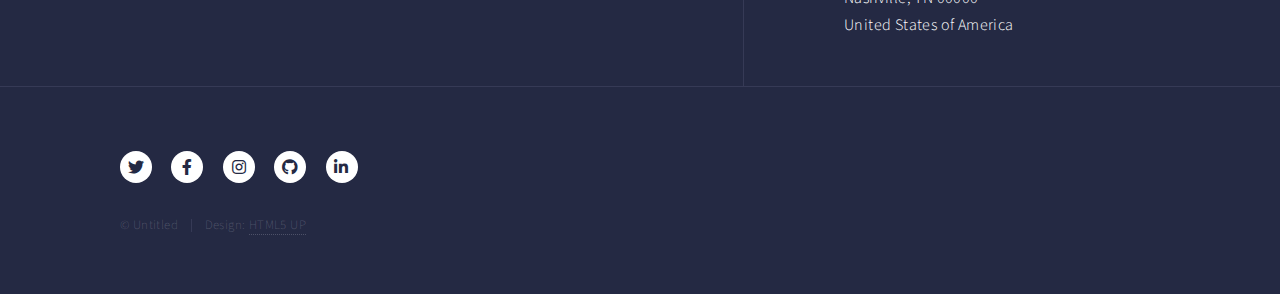
<file: hackintosh.html>
<!DOCTYPE HTML>
<!--
	Forty by HTML5 UP
	html5up.net | @ajlkn
	Free for personal and commercial use under the CCA 3.0 license (html5up.net/license)
-->
<html>
	<head>
		<title>纪亚伟大大王 Blog</title>
		<meta charset="utf-8" />
		<meta name="viewport" content="width=device-width, initial-scale=1, user-scalable=no" />
		<link rel="stylesheet" href="assets/css/main.css" />
		<noscript><link rel="stylesheet" href="assets/css/noscript.css" /></noscript>
	</head>
	<body class="is-preload">

		<!-- Wrapper -->
			<div id="wrapper">

				<!-- Header -->
				<!-- Note: The "styleN" class below should match that of the banner element. -->
					<header id="header" class="alt style2">
						<a href="index.html" class="logo"><strong>Forty</strong> <span>by HTML5 UP</span></a>
						<nav>
							<a href="#menu">Menu</a>
						</nav>
					</header>

				<!-- Menu -->
					<nav id="menu">
						<ul class="links">
							<li><a href="index.html">Home</a></li>
							<li><a href="hackintosh.html">黑苹果</a></li>
							<li><a href="amazonthings.html">亚马逊电商</a></li>
							<li><a href="python.html">Python</a></li>
						</ul>
						<ul class="actions stacked">
							<li><a href="#" class="button primary fit">Get Started</a></li>
							<li><a href="#" class="button fit">Log In</a></li>
						</ul>
					</nav>

				<!-- Banner -->
				<!-- Note: The "styleN" class below should match that of the header element. -->
					<section id="banner" class="style2">
						<div class="inner">
							<span class="image">
								<img src="images/pic07.jpg" alt="" />
							</span>
							<header class="major">
								<h1>Hackintosh 同步更新日志</h1>
							</header>
							<div class="content">
								<p>主板：MSI B360M 迫击炮<br />
								CPU： Intel Core i7-8700es QN8H 3.5GHz<br />
								GPU:  Sphire RX580 8G<br />
								SSD： TOSHBA 240GB</p>
							</div>
						</div>
					</section>

				<!-- Main -->
					<div id="main">

						<!-- One -->
							<section id="one">
								<div class="inner">
									<header class="major">
										<h2>Sed amet aliquam</h2>
									</header>
									<p>Nullam et orci eu lorem consequat tincidunt vivamus et sagittis magna sed nunc rhoncus condimentum sem. In efficitur ligula tate urna. Maecenas massa vel lacinia pellentesque lorem ipsum dolor. Nullam et orci eu lorem consequat tincidunt. Vivamus et sagittis libero. Nullam et orci eu lorem consequat tincidunt vivamus et sagittis magna sed nunc rhoncus condimentum sem. In efficitur ligula tate urna.</p>
								</div>
							</section>

						<!-- Two -->
							<section id="two" class="spotlights">
								<section>
									<a href="generic.html" class="image">
										<img src="images/pic08.jpg" alt="" data-position="center center" />
									</a>
									<div class="content">
										<div class="inner">
											<header class="major">
												<h3>Orci maecenas</h3>
											</header>
											<p>Nullam et orci eu lorem consequat tincidunt vivamus et sagittis magna sed nunc rhoncus condimentum sem. In efficitur ligula tate urna. Maecenas massa sed magna lacinia magna pellentesque lorem ipsum dolor. Nullam et orci eu lorem consequat tincidunt. Vivamus et sagittis tempus.</p>
											<ul class="actions">
												<li><a href="generic.html" class="button">Learn more</a></li>
											</ul>
										</div>
									</div>
								</section>
								<section>
									<a href="generic.html" class="image">
										<img src="images/pic09.jpg" alt="" data-position="top center" />
									</a>
									<div class="content">
										<div class="inner">
											<header class="major">
												<h3>Rhoncus magna</h3>
											</header>
											<p>Nullam et orci eu lorem consequat tincidunt vivamus et sagittis magna sed nunc rhoncus condimentum sem. In efficitur ligula tate urna. Maecenas massa sed magna lacinia magna pellentesque lorem ipsum dolor. Nullam et orci eu lorem consequat tincidunt. Vivamus et sagittis tempus.</p>
											<ul class="actions">
												<li><a href="generic.html" class="button">Learn more</a></li>
											</ul>
										</div>
									</div>
								</section>
								<section>
									<a href="generic.html" class="image">
										<img src="images/pic10.jpg" alt="" data-position="25% 25%" />
									</a>
									<div class="content">
										<div class="inner">
											<header class="major">
												<h3>Sed nunc ligula</h3>
											</header>
											<p>Nullam et orci eu lorem consequat tincidunt vivamus et sagittis magna sed nunc rhoncus condimentum sem. In efficitur ligula tate urna. Maecenas massa sed magna lacinia magna pellentesque lorem ipsum dolor. Nullam et orci eu lorem consequat tincidunt. Vivamus et sagittis tempus.</p>
											<ul class="actions">
												<li><a href="generic.html" class="button">Learn more</a></li>
											</ul>
										</div>
									</div>
								</section>
							</section>

						<!-- Three -->
							<section id="three">
								<div class="inner">
									<header class="major">
										<h2>Massa libero</h2>
									</header>
									<p>Nullam et orci eu lorem consequat tincidunt vivamus et sagittis libero. Mauris aliquet magna magna sed nunc rhoncus pharetra. Pellentesque condimentum sem. In efficitur ligula tate urna. Maecenas laoreet massa vel lacinia pellentesque lorem ipsum dolor. Nullam et orci eu lorem consequat tincidunt. Vivamus et sagittis libero. Mauris aliquet magna magna sed nunc rhoncus amet pharetra et feugiat tempus.</p>
									<ul class="actions">
										<li><a href="generic.html" class="button next">Get Started</a></li>
									</ul>
								</div>
							</section>

					</div>

				<!-- Contact -->
					<section id="contact">
						<div class="inner">
							<section>
								<form method="post" action="#">
									<div class="fields">
										<div class="field half">
											<label for="name">Name</label>
											<input type="text" name="name" id="name" />
										</div>
										<div class="field half">
											<label for="email">Email</label>
											<input type="text" name="email" id="email" />
										</div>
										<div class="field">
											<label for="message">Message</label>
											<textarea name="message" id="message" rows="6"></textarea>
										</div>
									</div>
									<ul class="actions">
										<li><input type="submit" value="Send Message" class="primary" /></li>
										<li><input type="reset" value="Clear" /></li>
									</ul>
								</form>
							</section>
							<section class="split">
								<section>
									<div class="contact-method">
										<span class="icon solid alt fa-envelope"></span>
										<h3>Email</h3>
										<a href="#">information@untitled.tld</a>
									</div>
								</section>
								<section>
									<div class="contact-method">
										<span class="icon solid alt fa-phone"></span>
										<h3>Phone</h3>
										<span>(000) 000-0000 x12387</span>
									</div>
								</section>
								<section>
									<div class="contact-method">
										<span class="icon solid alt fa-home"></span>
										<h3>Address</h3>
										<span>1234 Somewhere Road #5432<br />
										Nashville, TN 00000<br />
										United States of America</span>
									</div>
								</section>
							</section>
						</div>
					</section>

				<!-- Footer -->
					<footer id="footer">
						<div class="inner">
							<ul class="icons">
								<li><a href="#" class="icon brands alt fa-twitter"><span class="label">Twitter</span></a></li>
								<li><a href="#" class="icon brands alt fa-facebook-f"><span class="label">Facebook</span></a></li>
								<li><a href="#" class="icon brands alt fa-instagram"><span class="label">Instagram</span></a></li>
								<li><a href="#" class="icon brands alt fa-github"><span class="label">GitHub</span></a></li>
								<li><a href="#" class="icon brands alt fa-linkedin-in"><span class="label">LinkedIn</span></a></li>
							</ul>
							<ul class="copyright">
								<li>&copy; Untitled</li><li>Design: <a href="https://html5up.net">HTML5 UP</a></li>
							</ul>
						</div>
					</footer>

			</div>

		<!-- Scripts -->
			<script src="assets/js/jquery.min.js"></script>
			<script src="assets/js/jquery.scrolly.min.js"></script>
			<script src="assets/js/jquery.scrollex.min.js"></script>
			<script src="assets/js/browser.min.js"></script>
			<script src="assets/js/breakpoints.min.js"></script>
			<script src="assets/js/util.js"></script>
			<script src="assets/js/main.js"></script>

	</body>
</html>
</file>
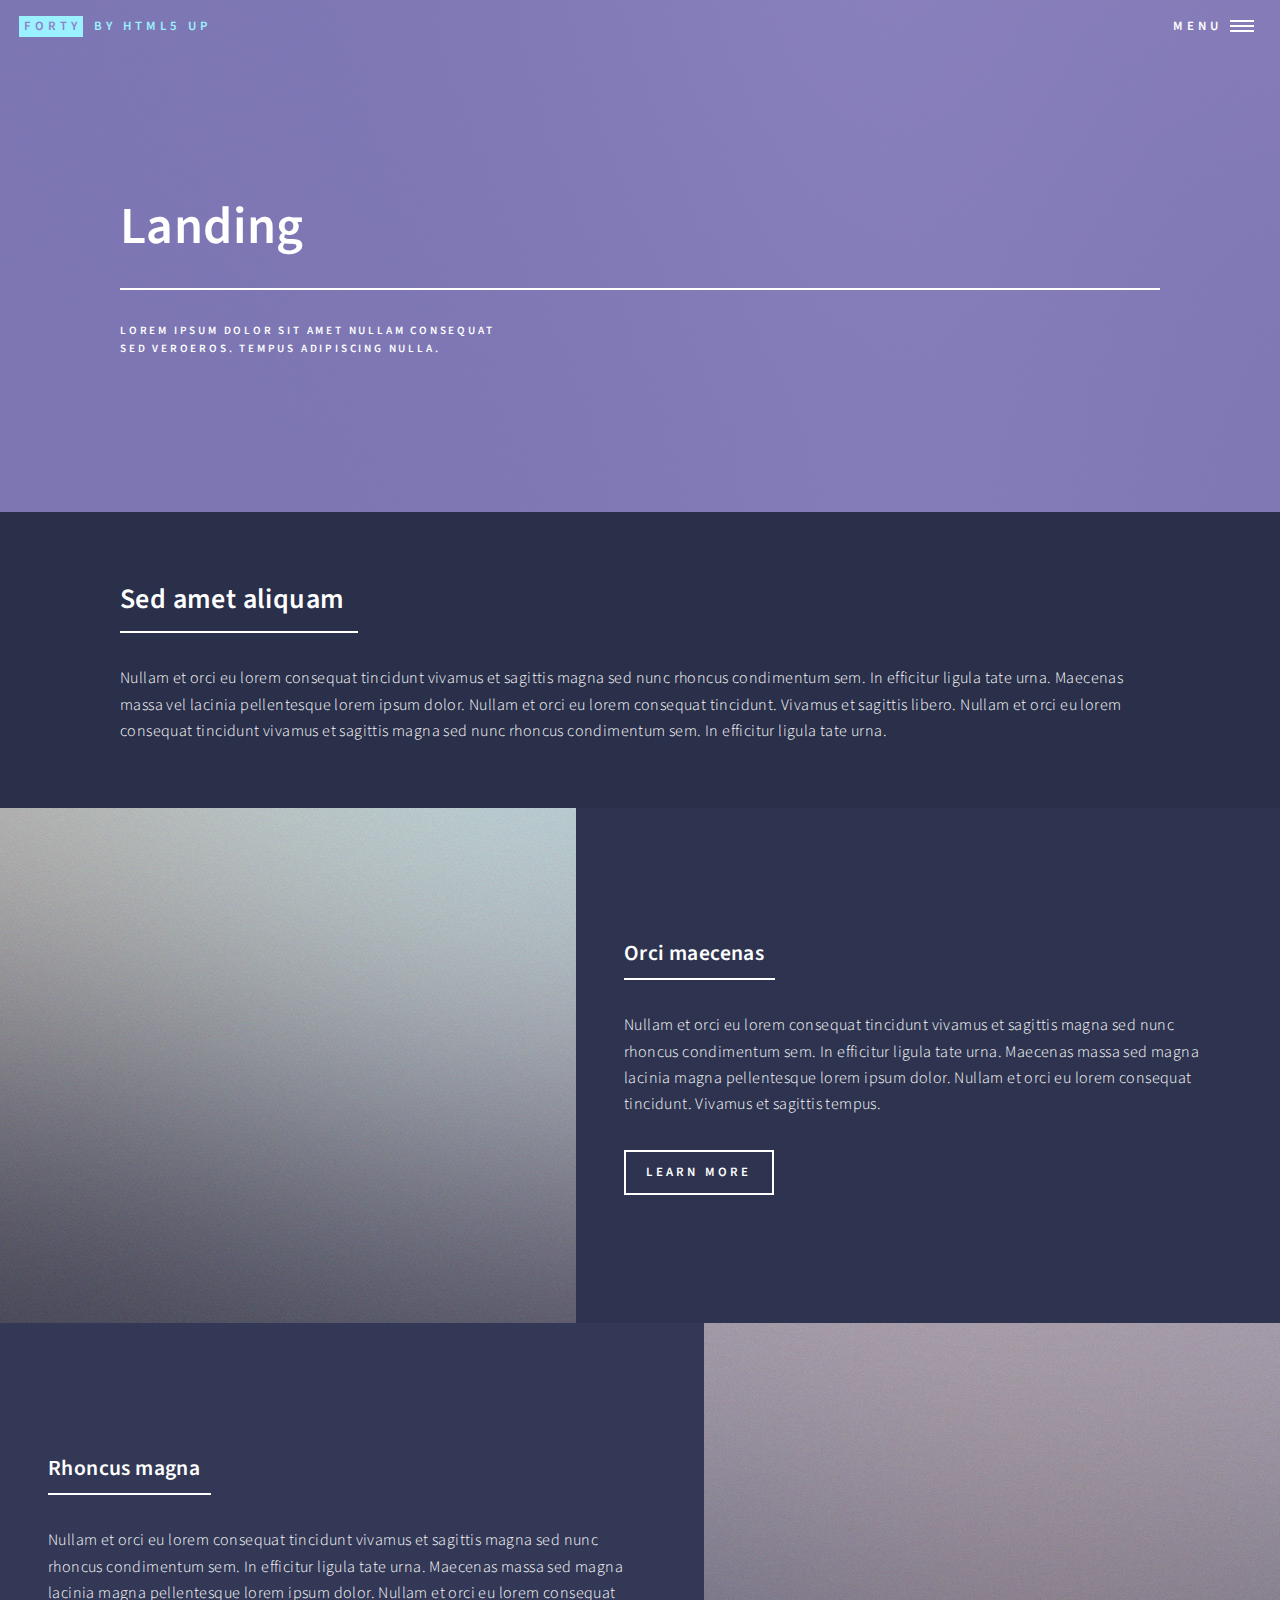
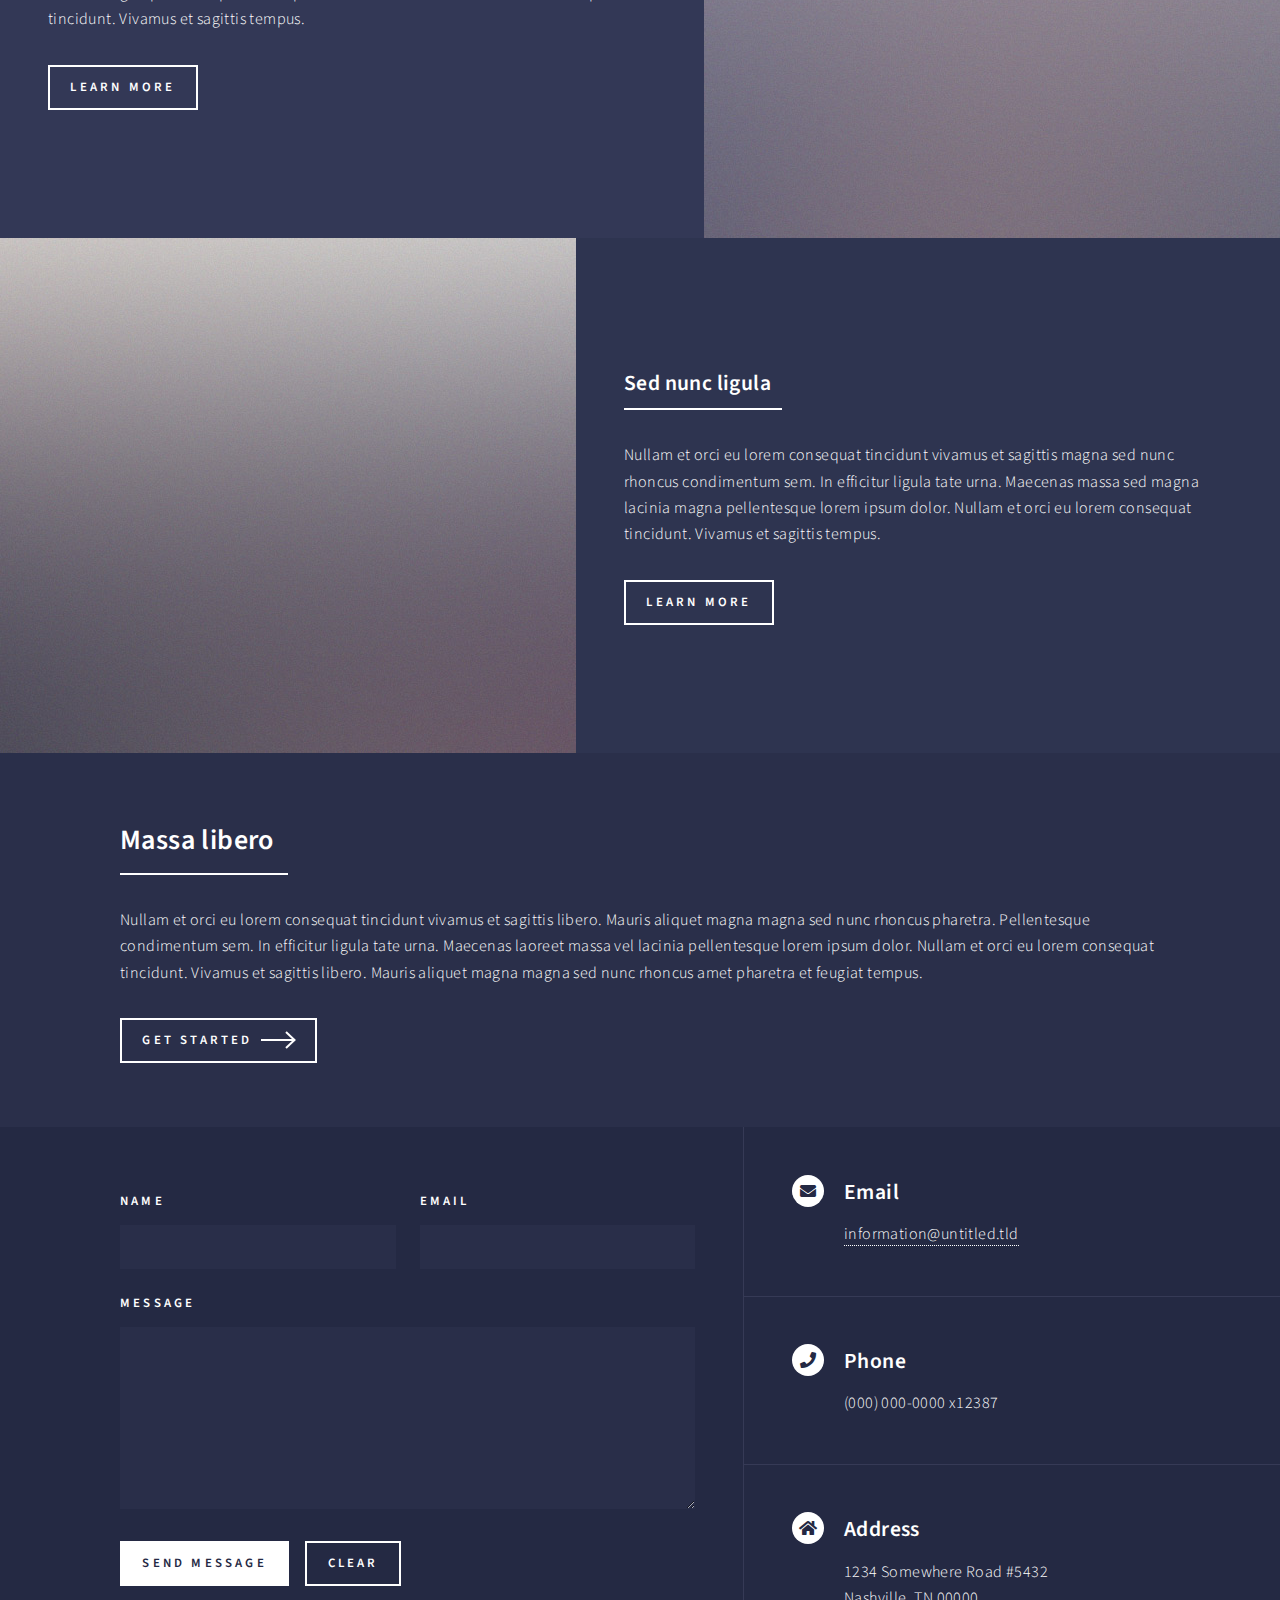
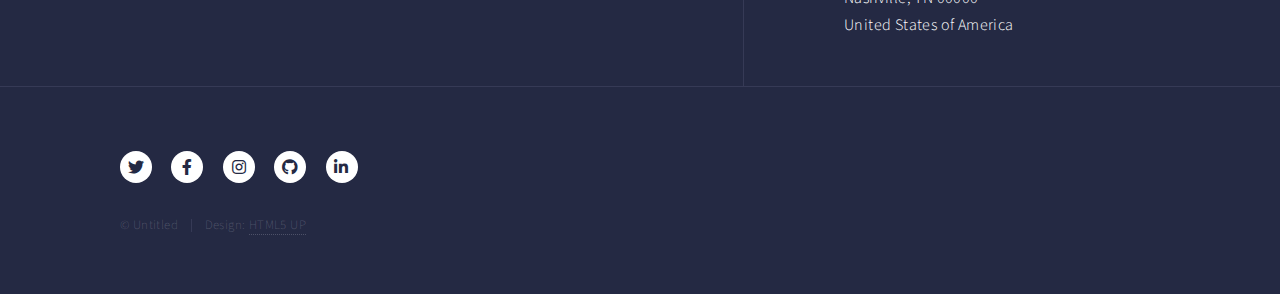
<file: landing.html>
<!DOCTYPE HTML>
<!--
	Forty by HTML5 UP
	html5up.net | @ajlkn
	Free for personal and commercial use under the CCA 3.0 license (html5up.net/license)
-->
<html>
	<head>
		<title>Landing - Forty by HTML5 UP</title>
		<meta charset="utf-8" />
		<meta name="viewport" content="width=device-width, initial-scale=1, user-scalable=no" />
		<link rel="stylesheet" href="assets/css/main.css" />
		<noscript><link rel="stylesheet" href="assets/css/noscript.css" /></noscript>
	</head>
	<body class="is-preload">

		<!-- Wrapper -->
			<div id="wrapper">

				<!-- Header -->
				<!-- Note: The "styleN" class below should match that of the banner element. -->
					<header id="header" class="alt style2">
						<a href="index.html" class="logo"><strong>Forty</strong> <span>by HTML5 UP</span></a>
						<nav>
							<a href="#menu">Menu</a>
						</nav>
					</header>

				<!-- Menu -->
					<nav id="menu">
						<ul class="links">
							<li><a href="index.html">Home</a></li>
							<li><a href="landing.html">Landing</a></li>
							<li><a href="generic.html">Generic</a></li>
							<li><a href="elements.html">Elements</a></li>
						</ul>
						<ul class="actions stacked">
							<li><a href="#" class="button primary fit">Get Started</a></li>
							<li><a href="#" class="button fit">Log In</a></li>
						</ul>
					</nav>

				<!-- Banner -->
				<!-- Note: The "styleN" class below should match that of the header element. -->
					<section id="banner" class="style2">
						<div class="inner">
							<span class="image">
								<img src="images/pic07.jpg" alt="" />
							</span>
							<header class="major">
								<h1>Landing</h1>
							</header>
							<div class="content">
								<p>Lorem ipsum dolor sit amet nullam consequat<br />
								sed veroeros. tempus adipiscing nulla.</p>
							</div>
						</div>
					</section>

				<!-- Main -->
					<div id="main">

						<!-- One -->
							<section id="one">
								<div class="inner">
									<header class="major">
										<h2>Sed amet aliquam</h2>
									</header>
									<p>Nullam et orci eu lorem consequat tincidunt vivamus et sagittis magna sed nunc rhoncus condimentum sem. In efficitur ligula tate urna. Maecenas massa vel lacinia pellentesque lorem ipsum dolor. Nullam et orci eu lorem consequat tincidunt. Vivamus et sagittis libero. Nullam et orci eu lorem consequat tincidunt vivamus et sagittis magna sed nunc rhoncus condimentum sem. In efficitur ligula tate urna.</p>
								</div>
							</section>

						<!-- Two -->
							<section id="two" class="spotlights">
								<section>
									<a href="generic.html" class="image">
										<img src="images/pic08.jpg" alt="" data-position="center center" />
									</a>
									<div class="content">
										<div class="inner">
											<header class="major">
												<h3>Orci maecenas</h3>
											</header>
											<p>Nullam et orci eu lorem consequat tincidunt vivamus et sagittis magna sed nunc rhoncus condimentum sem. In efficitur ligula tate urna. Maecenas massa sed magna lacinia magna pellentesque lorem ipsum dolor. Nullam et orci eu lorem consequat tincidunt. Vivamus et sagittis tempus.</p>
											<ul class="actions">
												<li><a href="generic.html" class="button">Learn more</a></li>
											</ul>
										</div>
									</div>
								</section>
								<section>
									<a href="generic.html" class="image">
										<img src="images/pic09.jpg" alt="" data-position="top center" />
									</a>
									<div class="content">
										<div class="inner">
											<header class="major">
												<h3>Rhoncus magna</h3>
											</header>
											<p>Nullam et orci eu lorem consequat tincidunt vivamus et sagittis magna sed nunc rhoncus condimentum sem. In efficitur ligula tate urna. Maecenas massa sed magna lacinia magna pellentesque lorem ipsum dolor. Nullam et orci eu lorem consequat tincidunt. Vivamus et sagittis tempus.</p>
											<ul class="actions">
												<li><a href="generic.html" class="button">Learn more</a></li>
											</ul>
										</div>
									</div>
								</section>
								<section>
									<a href="generic.html" class="image">
										<img src="images/pic10.jpg" alt="" data-position="25% 25%" />
									</a>
									<div class="content">
										<div class="inner">
											<header class="major">
												<h3>Sed nunc ligula</h3>
											</header>
											<p>Nullam et orci eu lorem consequat tincidunt vivamus et sagittis magna sed nunc rhoncus condimentum sem. In efficitur ligula tate urna. Maecenas massa sed magna lacinia magna pellentesque lorem ipsum dolor. Nullam et orci eu lorem consequat tincidunt. Vivamus et sagittis tempus.</p>
											<ul class="actions">
												<li><a href="generic.html" class="button">Learn more</a></li>
											</ul>
										</div>
									</div>
								</section>
							</section>

						<!-- Three -->
							<section id="three">
								<div class="inner">
									<header class="major">
										<h2>Massa libero</h2>
									</header>
									<p>Nullam et orci eu lorem consequat tincidunt vivamus et sagittis libero. Mauris aliquet magna magna sed nunc rhoncus pharetra. Pellentesque condimentum sem. In efficitur ligula tate urna. Maecenas laoreet massa vel lacinia pellentesque lorem ipsum dolor. Nullam et orci eu lorem consequat tincidunt. Vivamus et sagittis libero. Mauris aliquet magna magna sed nunc rhoncus amet pharetra et feugiat tempus.</p>
									<ul class="actions">
										<li><a href="generic.html" class="button next">Get Started</a></li>
									</ul>
								</div>
							</section>

					</div>

				<!-- Contact -->
					<section id="contact">
						<div class="inner">
							<section>
								<form method="post" action="#">
									<div class="fields">
										<div class="field half">
											<label for="name">Name</label>
											<input type="text" name="name" id="name" />
										</div>
										<div class="field half">
											<label for="email">Email</label>
											<input type="text" name="email" id="email" />
										</div>
										<div class="field">
											<label for="message">Message</label>
											<textarea name="message" id="message" rows="6"></textarea>
										</div>
									</div>
									<ul class="actions">
										<li><input type="submit" value="Send Message" class="primary" /></li>
										<li><input type="reset" value="Clear" /></li>
									</ul>
								</form>
							</section>
							<section class="split">
								<section>
									<div class="contact-method">
										<span class="icon solid alt fa-envelope"></span>
										<h3>Email</h3>
										<a href="#">information@untitled.tld</a>
									</div>
								</section>
								<section>
									<div class="contact-method">
										<span class="icon solid alt fa-phone"></span>
										<h3>Phone</h3>
										<span>(000) 000-0000 x12387</span>
									</div>
								</section>
								<section>
									<div class="contact-method">
										<span class="icon solid alt fa-home"></span>
										<h3>Address</h3>
										<span>1234 Somewhere Road #5432<br />
										Nashville, TN 00000<br />
										United States of America</span>
									</div>
								</section>
							</section>
						</div>
					</section>

				<!-- Footer -->
					<footer id="footer">
						<div class="inner">
							<ul class="icons">
								<li><a href="#" class="icon brands alt fa-twitter"><span class="label">Twitter</span></a></li>
								<li><a href="#" class="icon brands alt fa-facebook-f"><span class="label">Facebook</span></a></li>
								<li><a href="#" class="icon brands alt fa-instagram"><span class="label">Instagram</span></a></li>
								<li><a href="#" class="icon brands alt fa-github"><span class="label">GitHub</span></a></li>
								<li><a href="#" class="icon brands alt fa-linkedin-in"><span class="label">LinkedIn</span></a></li>
							</ul>
							<ul class="copyright">
								<li>&copy; Untitled</li><li>Design: <a href="https://html5up.net">HTML5 UP</a></li>
							</ul>
						</div>
					</footer>

			</div>

		<!-- Scripts -->
			<script src="assets/js/jquery.min.js"></script>
			<script src="assets/js/jquery.scrolly.min.js"></script>
			<script src="assets/js/jquery.scrollex.min.js"></script>
			<script src="assets/js/browser.min.js"></script>
			<script src="assets/js/breakpoints.min.js"></script>
			<script src="assets/js/util.js"></script>
			<script src="assets/js/main.js"></script>

	</body>
</html>
</file>
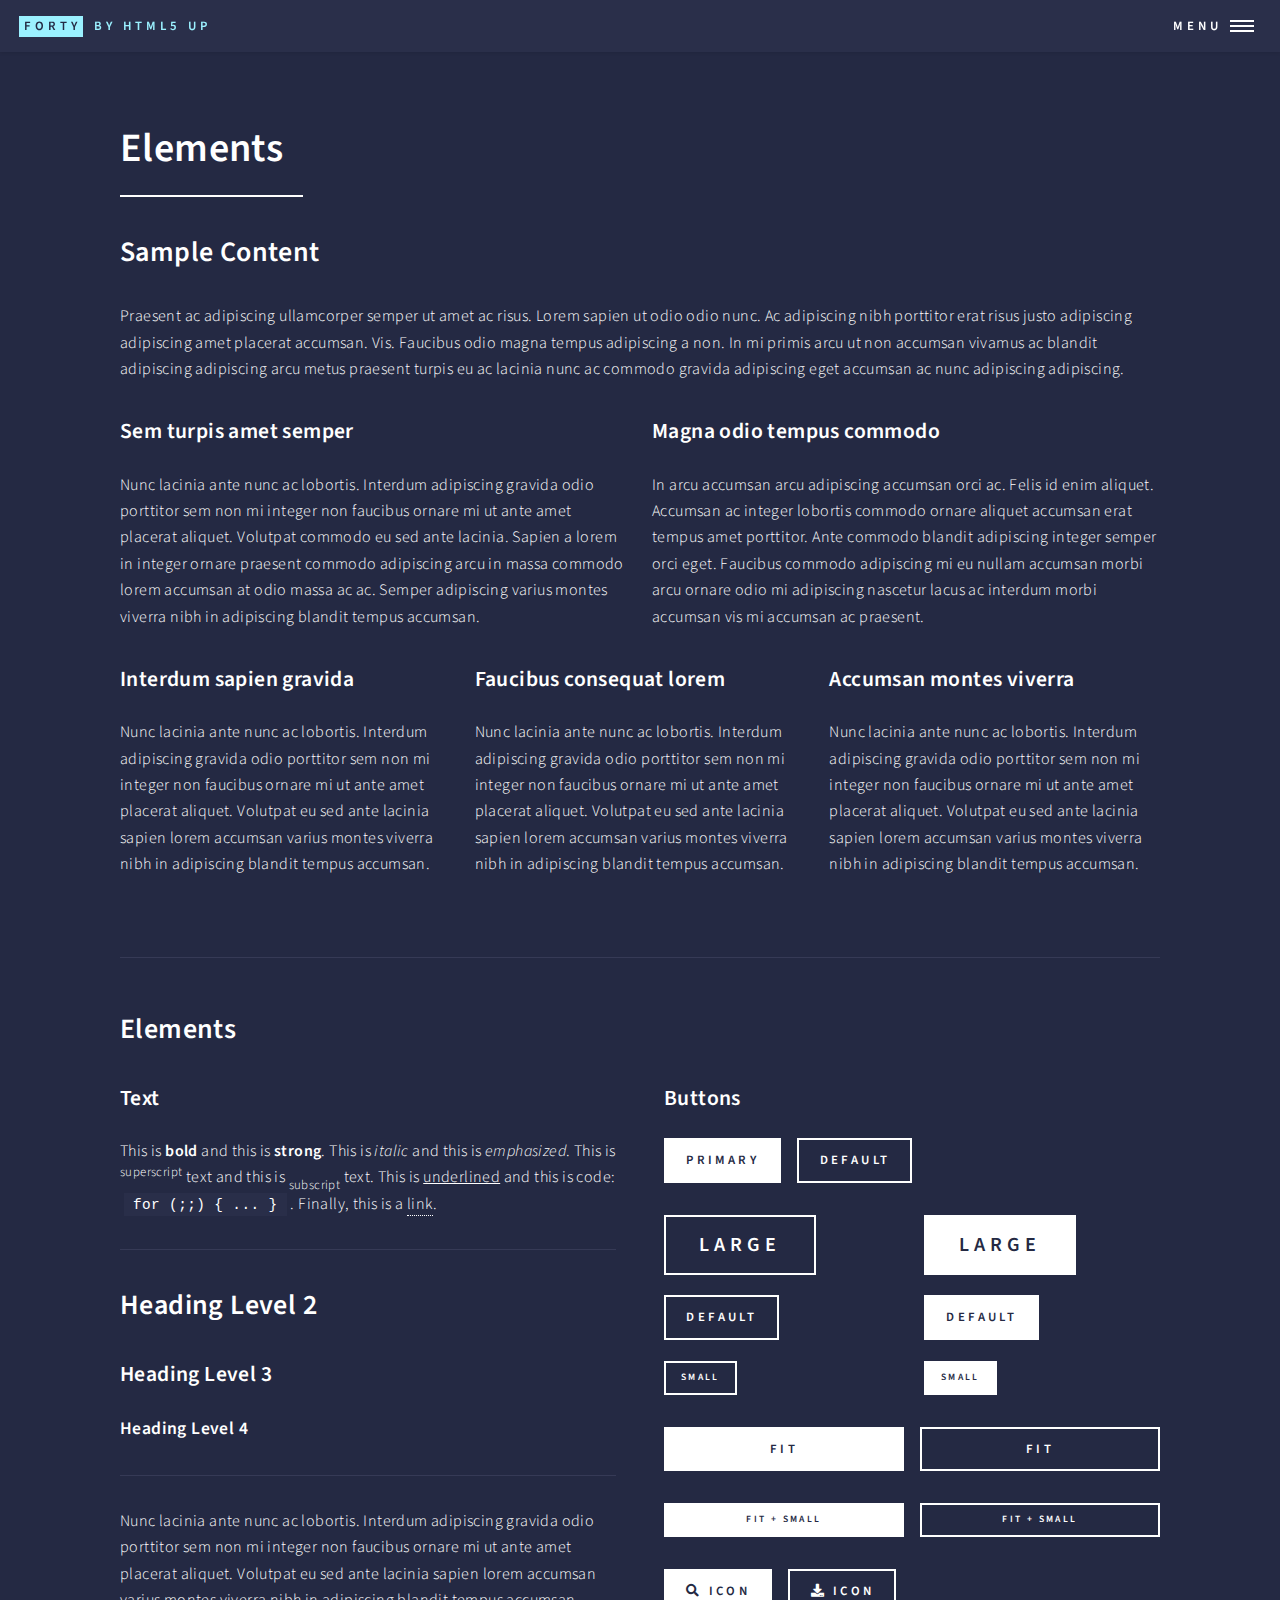
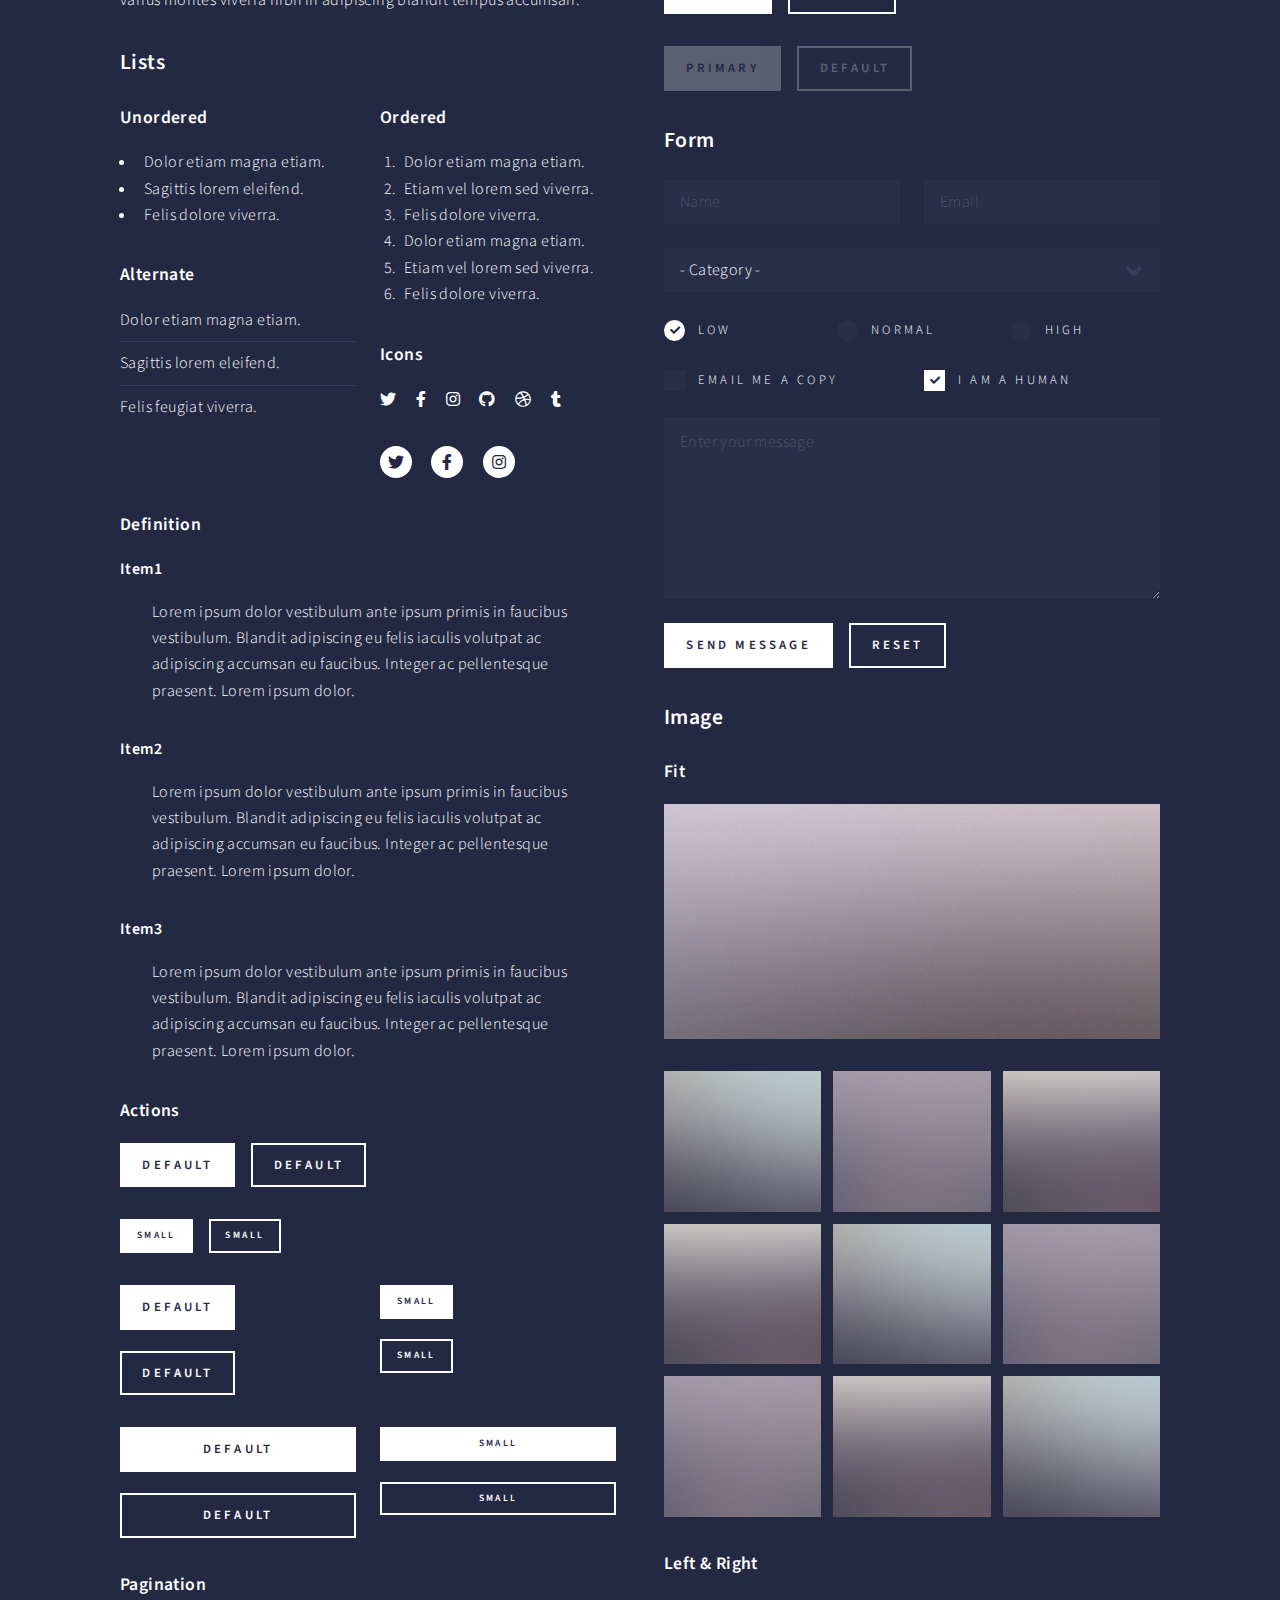
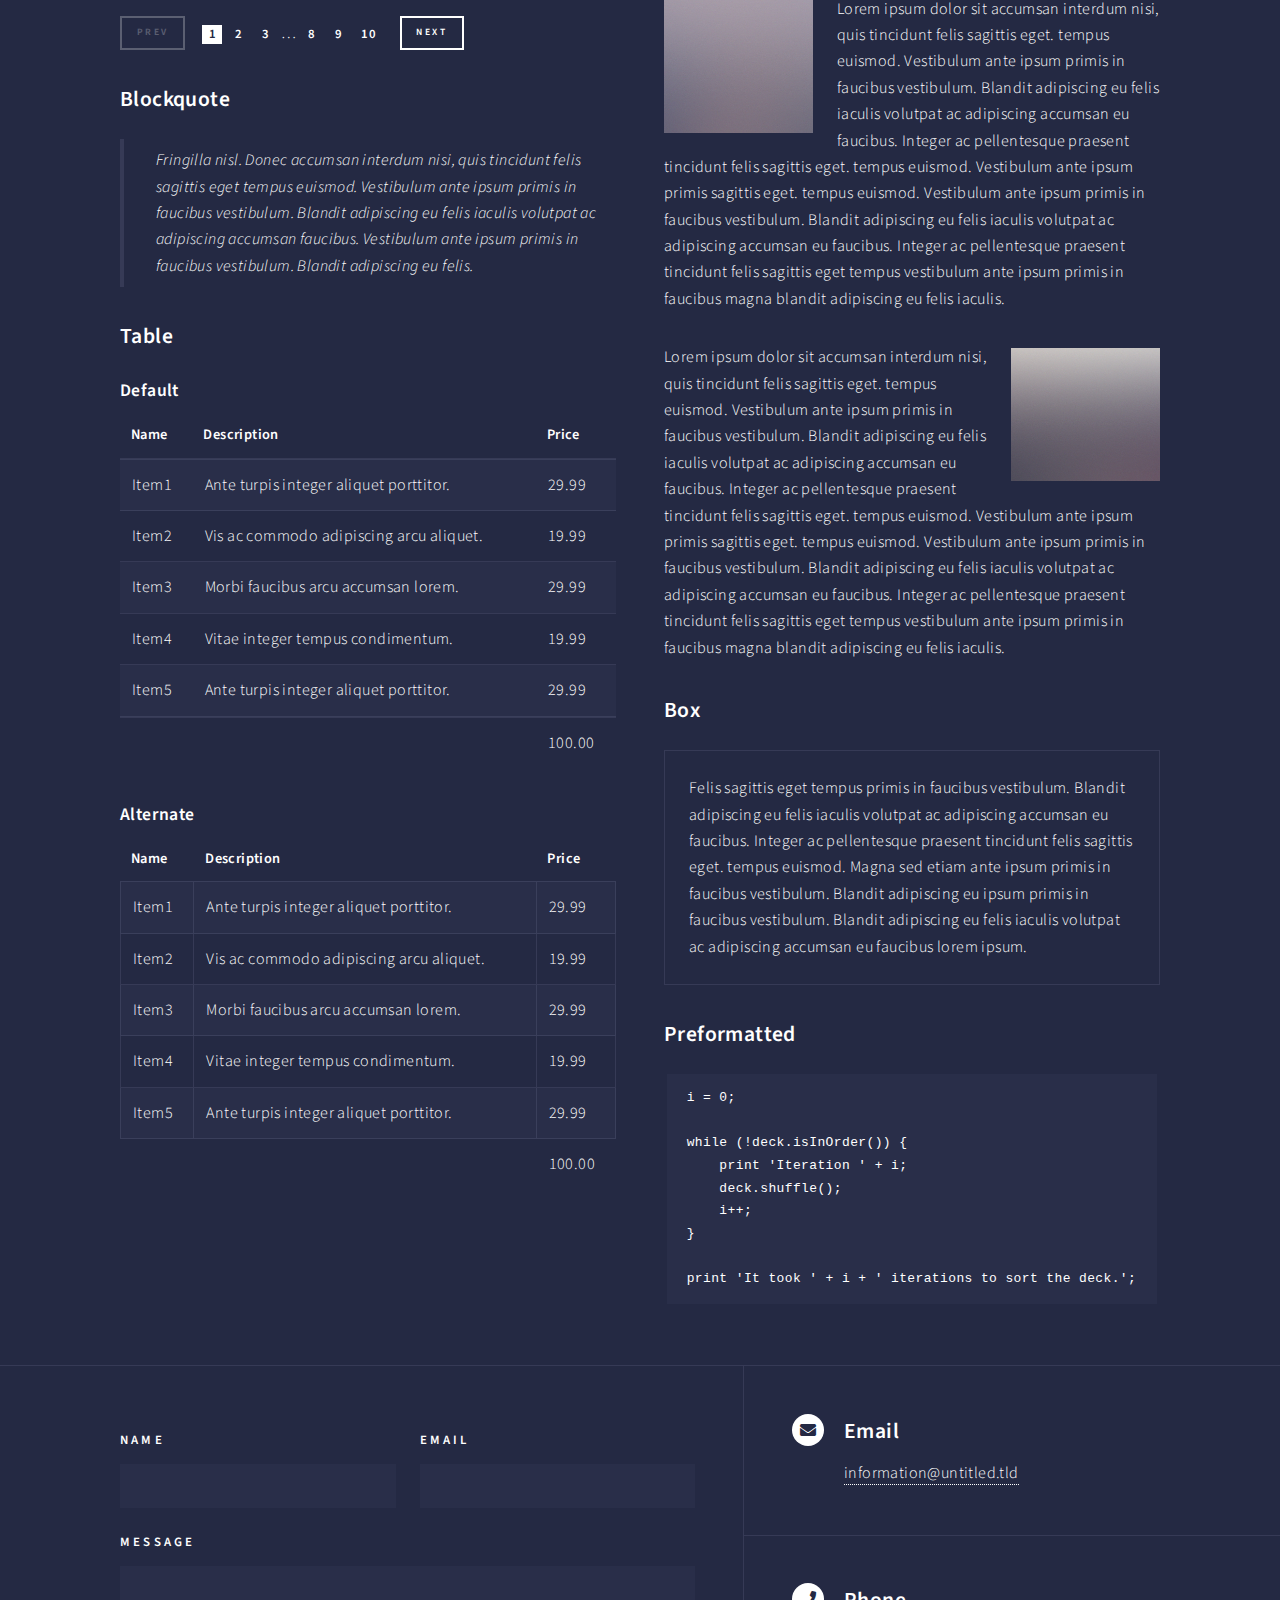
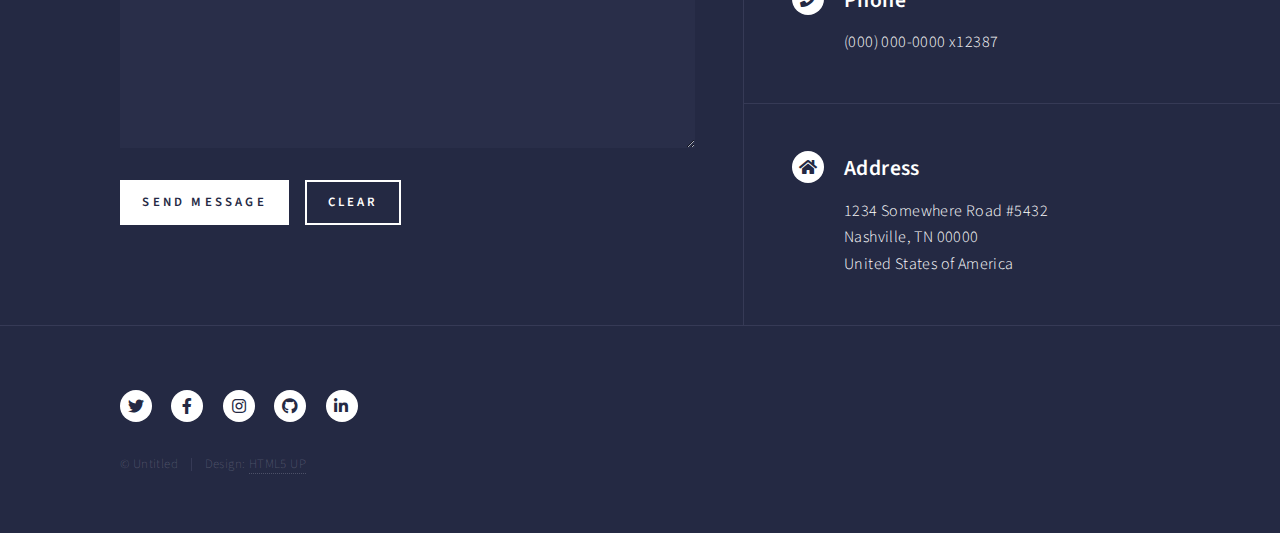
<file: python.html>
<!DOCTYPE HTML>
<!--
	Forty by HTML5 UP
	html5up.net | @ajlkn
	Free for personal and commercial use under the CCA 3.0 license (html5up.net/license)
-->
<html>
	<head>
		<title>Elements - Forty by HTML5 UP</title>
		<meta charset="utf-8" />
		<meta name="viewport" content="width=device-width, initial-scale=1, user-scalable=no" />
		<link rel="stylesheet" href="assets/css/main.css" />
		<noscript><link rel="stylesheet" href="assets/css/noscript.css" /></noscript>
	</head>
	<body class="is-preload">

		<!-- Wrapper -->
			<div id="wrapper">

				<!-- Header -->
					<header id="header">
						<a href="index.html" class="logo"><strong>Forty</strong> <span>by HTML5 UP</span></a>
						<nav>
							<a href="#menu">Menu</a>
						</nav>
					</header>

				<!-- Menu -->
					<nav id="menu">
						<ul class="links">
							<li><a href="index.html">Home</a></li>
							<li><a href="hackintosh.html">黑苹果</a></li>
							<li><a href="amazonthings.html">亚马逊电商</a></li>
							<li><a href="python.html">Python</a></li>
						</ul>
						<ul class="actions stacked">
							<li><a href="#" class="button primary fit">Get Started</a></li>
							<li><a href="#" class="button fit">Log In</a></li>
						</ul>
					</nav>

				<!-- Main -->
					<div id="main" class="alt">

						<!-- One -->
							<section id="one">
								<div class="inner">
									<header class="major">
										<h1>Elements</h1>
									</header>

									<!-- Content -->
										<h2 id="content">Sample Content</h2>
										<p>Praesent ac adipiscing ullamcorper semper ut amet ac risus. Lorem sapien ut odio odio nunc. Ac adipiscing nibh porttitor erat risus justo adipiscing adipiscing amet placerat accumsan. Vis. Faucibus odio magna tempus adipiscing a non. In mi primis arcu ut non accumsan vivamus ac blandit adipiscing adipiscing arcu metus praesent turpis eu ac lacinia nunc ac commodo gravida adipiscing eget accumsan ac nunc adipiscing adipiscing.</p>
										<div class="row">
											<div class="col-6 col-12-small">
												<h3>Sem turpis amet semper</h3>
												<p>Nunc lacinia ante nunc ac lobortis. Interdum adipiscing gravida odio porttitor sem non mi integer non faucibus ornare mi ut ante amet placerat aliquet. Volutpat commodo eu sed ante lacinia. Sapien a lorem in integer ornare praesent commodo adipiscing arcu in massa commodo lorem accumsan at odio massa ac ac. Semper adipiscing varius montes viverra nibh in adipiscing blandit tempus accumsan.</p>
											</div>
											<div class="col-6 col-12-small">
												<h3>Magna odio tempus commodo</h3>
												<p>In arcu accumsan arcu adipiscing accumsan orci ac. Felis id enim aliquet. Accumsan ac integer lobortis commodo ornare aliquet accumsan erat tempus amet porttitor. Ante commodo blandit adipiscing integer semper orci eget. Faucibus commodo adipiscing mi eu nullam accumsan morbi arcu ornare odio mi adipiscing nascetur lacus ac interdum morbi accumsan vis mi accumsan ac praesent.</p>
											</div>
											<!-- Break -->
											<div class="col-4 col-12-medium">
												<h3>Interdum sapien gravida</h3>
												<p>Nunc lacinia ante nunc ac lobortis. Interdum adipiscing gravida odio porttitor sem non mi integer non faucibus ornare mi ut ante amet placerat aliquet. Volutpat eu sed ante lacinia sapien lorem accumsan varius montes viverra nibh in adipiscing blandit tempus accumsan.</p>
											</div>
											<div class="col-4 col-12-medium">
												<h3>Faucibus consequat lorem</h3>
												<p>Nunc lacinia ante nunc ac lobortis. Interdum adipiscing gravida odio porttitor sem non mi integer non faucibus ornare mi ut ante amet placerat aliquet. Volutpat eu sed ante lacinia sapien lorem accumsan varius montes viverra nibh in adipiscing blandit tempus accumsan.</p>
											</div>
											<div class="col-4 col-12-medium">
												<h3>Accumsan montes viverra</h3>
												<p>Nunc lacinia ante nunc ac lobortis. Interdum adipiscing gravida odio porttitor sem non mi integer non faucibus ornare mi ut ante amet placerat aliquet. Volutpat eu sed ante lacinia sapien lorem accumsan varius montes viverra nibh in adipiscing blandit tempus accumsan.</p>
											</div>
										</div>

									<hr class="major" />

									<!-- Elements -->
										<h2 id="elements">Elements</h2>
										<div class="row gtr-200">
											<div class="col-6 col-12-medium">

												<!-- Text stuff -->
													<h3>Text</h3>
													<p>This is <b>bold</b> and this is <strong>strong</strong>. This is <i>italic</i> and this is <em>emphasized</em>.
													This is <sup>superscript</sup> text and this is <sub>subscript</sub> text.
													This is <u>underlined</u> and this is code: <code>for (;;) { ... }</code>.
													Finally, this is a <a href="#">link</a>.</p>
													<hr />
													<h2>Heading Level 2</h2>
													<h3>Heading Level 3</h3>
													<h4>Heading Level 4</h4>
													<hr />
													<p>Nunc lacinia ante nunc ac lobortis. Interdum adipiscing gravida odio porttitor sem non mi integer non faucibus ornare mi ut ante amet placerat aliquet. Volutpat eu sed ante lacinia sapien lorem accumsan varius montes viverra nibh in adipiscing blandit tempus accumsan.</p>

												<!-- Lists -->
													<h3>Lists</h3>
													<div class="row">
														<div class="col-6 col-12-small">

															<h4>Unordered</h4>
															<ul>
																<li>Dolor etiam magna etiam.</li>
																<li>Sagittis lorem eleifend.</li>
																<li>Felis dolore viverra.</li>
															</ul>

															<h4>Alternate</h4>
															<ul class="alt">
																<li>Dolor etiam magna etiam.</li>
																<li>Sagittis lorem eleifend.</li>
																<li>Felis feugiat viverra.</li>
															</ul>

														</div>
														<div class="col-6 col-12-small">

															<h4>Ordered</h4>
															<ol>
																<li>Dolor etiam magna etiam.</li>
																<li>Etiam vel lorem sed viverra.</li>
																<li>Felis dolore viverra.</li>
																<li>Dolor etiam magna etiam.</li>
																<li>Etiam vel lorem sed viverra.</li>
																<li>Felis dolore viverra.</li>
															</ol>

															<h4>Icons</h4>
															<ul class="icons">
																<li><a href="#" class="icon brands fa-twitter"><span class="label">Twitter</span></a></li>
																<li><a href="#" class="icon brands fa-facebook-f"><span class="label">Facebook</span></a></li>
																<li><a href="#" class="icon brands fa-instagram"><span class="label">Instagram</span></a></li>
																<li><a href="#" class="icon brands fa-github"><span class="label">Github</span></a></li>
																<li><a href="#" class="icon brands fa-dribbble"><span class="label">Dribbble</span></a></li>
																<li><a href="#" class="icon brands fa-tumblr"><span class="label">Tumblr</span></a></li>
															</ul>
															<ul class="icons">
																<li><a href="#" class="icon brands alt fa-twitter"><span class="label">Twitter</span></a></li>
																<li><a href="#" class="icon brands alt fa-facebook-f"><span class="label">Facebook</span></a></li>
																<li><a href="#" class="icon brands alt fa-instagram"><span class="label">Instagram</span></a></li>
															</ul>

														</div>
													</div>
													<h4>Definition</h4>
													<dl>
														<dt>Item1</dt>
														<dd>
															<p>Lorem ipsum dolor vestibulum ante ipsum primis in faucibus vestibulum. Blandit adipiscing eu felis iaculis volutpat ac adipiscing accumsan eu faucibus. Integer ac pellentesque praesent. Lorem ipsum dolor.</p>
														</dd>
														<dt>Item2</dt>
														<dd>
															<p>Lorem ipsum dolor vestibulum ante ipsum primis in faucibus vestibulum. Blandit adipiscing eu felis iaculis volutpat ac adipiscing accumsan eu faucibus. Integer ac pellentesque praesent. Lorem ipsum dolor.</p>
														</dd>
														<dt>Item3</dt>
														<dd>
															<p>Lorem ipsum dolor vestibulum ante ipsum primis in faucibus vestibulum. Blandit adipiscing eu felis iaculis volutpat ac adipiscing accumsan eu faucibus. Integer ac pellentesque praesent. Lorem ipsum dolor.</p>
														</dd>
													</dl>

													<h4>Actions</h4>
													<ul class="actions">
														<li><a href="#" class="button primary">Default</a></li>
														<li><a href="#" class="button">Default</a></li>
													</ul>
													<ul class="actions small">
														<li><a href="#" class="button primary small">Small</a></li>
														<li><a href="#" class="button small">Small</a></li>
													</ul>
													<div class="row">
														<div class="col-6 col-12-small">
															<ul class="actions stacked">
																<li><a href="#" class="button primary">Default</a></li>
																<li><a href="#" class="button">Default</a></li>
															</ul>
														</div>
														<div class="col-6 col-12-small">
															<ul class="actions stacked">
																<li><a href="#" class="button primary small">Small</a></li>
																<li><a href="#" class="button small">Small</a></li>
															</ul>
														</div>
														<div class="col-6 col-12-small">
															<ul class="actions stacked">
																<li><a href="#" class="button primary fit">Default</a></li>
																<li><a href="#" class="button fit">Default</a></li>
															</ul>
														</div>
														<div class="col-6 col-12-small">
															<ul class="actions stacked">
																<li><a href="#" class="button primary small fit">Small</a></li>
																<li><a href="#" class="button small fit">Small</a></li>
															</ul>
														</div>
													</div>

													<h4>Pagination</h4>
													<ul class="pagination">
														<li><span class="button small disabled">Prev</span></li>
														<li><a href="#" class="page active">1</a></li>
														<li><a href="#" class="page">2</a></li>
														<li><a href="#" class="page">3</a></li>
														<li><span>&hellip;</span></li>
														<li><a href="#" class="page">8</a></li>
														<li><a href="#" class="page">9</a></li>
														<li><a href="#" class="page">10</a></li>
														<li><a href="#" class="button small">Next</a></li>
													</ul>

												<!-- Blockquote -->
													<h3>Blockquote</h3>
													<blockquote>Fringilla nisl. Donec accumsan interdum nisi, quis tincidunt felis sagittis eget tempus euismod. Vestibulum ante ipsum primis in faucibus vestibulum. Blandit adipiscing eu felis iaculis volutpat ac adipiscing accumsan faucibus. Vestibulum ante ipsum primis in faucibus vestibulum. Blandit adipiscing eu felis.</blockquote>

												<!-- Table -->
													<h3>Table</h3>

													<h4>Default</h4>
													<div class="table-wrapper">
														<table>
															<thead>
																<tr>
																	<th>Name</th>
																	<th>Description</th>
																	<th>Price</th>
																</tr>
															</thead>
															<tbody>
																<tr>
																	<td>Item1</td>
																	<td>Ante turpis integer aliquet porttitor.</td>
																	<td>29.99</td>
																</tr>
																<tr>
																	<td>Item2</td>
																	<td>Vis ac commodo adipiscing arcu aliquet.</td>
																	<td>19.99</td>
																</tr>
																<tr>
																	<td>Item3</td>
																	<td> Morbi faucibus arcu accumsan lorem.</td>
																	<td>29.99</td>
																</tr>
																<tr>
																	<td>Item4</td>
																	<td>Vitae integer tempus condimentum.</td>
																	<td>19.99</td>
																</tr>
																<tr>
																	<td>Item5</td>
																	<td>Ante turpis integer aliquet porttitor.</td>
																	<td>29.99</td>
																</tr>
															</tbody>
															<tfoot>
																<tr>
																	<td colspan="2"></td>
																	<td>100.00</td>
																</tr>
															</tfoot>
														</table>
													</div>

													<h4>Alternate</h4>
													<div class="table-wrapper">
														<table class="alt">
															<thead>
																<tr>
																	<th>Name</th>
																	<th>Description</th>
																	<th>Price</th>
																</tr>
															</thead>
															<tbody>
																<tr>
																	<td>Item1</td>
																	<td>Ante turpis integer aliquet porttitor.</td>
																	<td>29.99</td>
																</tr>
																<tr>
																	<td>Item2</td>
																	<td>Vis ac commodo adipiscing arcu aliquet.</td>
																	<td>19.99</td>
																</tr>
																<tr>
																	<td>Item3</td>
																	<td> Morbi faucibus arcu accumsan lorem.</td>
																	<td>29.99</td>
																</tr>
																<tr>
																	<td>Item4</td>
																	<td>Vitae integer tempus condimentum.</td>
																	<td>19.99</td>
																</tr>
																<tr>
																	<td>Item5</td>
																	<td>Ante turpis integer aliquet porttitor.</td>
																	<td>29.99</td>
																</tr>
															</tbody>
															<tfoot>
																<tr>
																	<td colspan="2"></td>
																	<td>100.00</td>
																</tr>
															</tfoot>
														</table>
													</div>

											</div>
											<div class="col-6 col-12-medium">

												<!-- Buttons -->
													<h3>Buttons</h3>
													<ul class="actions">
														<li><a href="#" class="button primary">Primary</a></li>
														<li><a href="#" class="button">Default</a></li>
													</ul>
													<div class="row">
														<div class="col-6 col-12-xsmall">
															<ul class="actions stacked">
																<li><a href="#" class="button large">Large</a></li>
																<li><a href="#" class="button">Default</a></li>
																<li><a href="#" class="button small">Small</a></li>
															</ul>
														</div>
														<div class="col-6 col-12-xsmall">
															<ul class="actions stacked">
																<li><a href="#" class="button primary large">Large</a></li>
																<li><a href="#" class="button primary">Default</a></li>
																<li><a href="#" class="button primary small">Small</a></li>
															</ul>
														</div>
													</div>
													<ul class="actions fit">
														<li><a href="#" class="button primary fit">Fit</a></li>
														<li><a href="#" class="button fit">Fit</a></li>
													</ul>
													<ul class="actions fit small">
														<li><a href="#" class="button primary fit small">Fit + Small</a></li>
														<li><a href="#" class="button fit small">Fit + Small</a></li>
													</ul>
													<ul class="actions">
														<li><a href="#" class="button primary icon solid fa-search">Icon</a></li>
														<li><a href="#" class="button icon solid fa-download">Icon</a></li>
													</ul>
													<ul class="actions">
														<li><span class="button primary disabled">Primary</span></li>
														<li><span class="button disabled">Default</span></li>
													</ul>

												<!-- Form -->
													<h3>Form</h3>

													<form method="post" action="#">
														<div class="row gtr-uniform">
															<div class="col-6 col-12-xsmall">
																<input type="text" name="demo-name" id="demo-name" value="" placeholder="Name" />
															</div>
															<div class="col-6 col-12-xsmall">
																<input type="email" name="demo-email" id="demo-email" value="" placeholder="Email" />
															</div>
															<!-- Break -->
															<div class="col-12">
																<select name="demo-category" id="demo-category">
																	<option value="">- Category -</option>
																	<option value="1">Manufacturing</option>
																	<option value="1">Shipping</option>
																	<option value="1">Administration</option>
																	<option value="1">Human Resources</option>
																</select>
															</div>
															<!-- Break -->
															<div class="col-4 col-12-small">
																<input type="radio" id="demo-priority-low" name="demo-priority" checked>
																<label for="demo-priority-low">Low</label>
															</div>
															<div class="col-4 col-12-small">
																<input type="radio" id="demo-priority-normal" name="demo-priority">
																<label for="demo-priority-normal">Normal</label>
															</div>
															<div class="col-4 col-12-small">
																<input type="radio" id="demo-priority-high" name="demo-priority">
																<label for="demo-priority-high">High</label>
															</div>
															<!-- Break -->
															<div class="col-6 col-12-small">
																<input type="checkbox" id="demo-copy" name="demo-copy">
																<label for="demo-copy">Email me a copy</label>
															</div>
															<div class="col-6 col-12-small">
																<input type="checkbox" id="demo-human" name="demo-human" checked>
																<label for="demo-human">I am a human</label>
															</div>
															<!-- Break -->
															<div class="col-12">
																<textarea name="demo-message" id="demo-message" placeholder="Enter your message" rows="6"></textarea>
															</div>
															<!-- Break -->
															<div class="col-12">
																<ul class="actions">
																	<li><input type="submit" value="Send Message" class="primary" /></li>
																	<li><input type="reset" value="Reset" /></li>
																</ul>
															</div>
														</div>
													</form>

												<!-- Image -->
													<h3>Image</h3>

													<h4>Fit</h4>
													<span class="image fit"><img src="images/pic03.jpg" alt="" /></span>
													<div class="box alt">
														<div class="row gtr-50 gtr-uniform">
															<div class="col-4"><span class="image fit"><img src="images/pic08.jpg" alt="" /></span></div>
															<div class="col-4"><span class="image fit"><img src="images/pic09.jpg" alt="" /></span></div>
															<div class="col-4"><span class="image fit"><img src="images/pic10.jpg" alt="" /></span></div>
															<!-- Break -->
															<div class="col-4"><span class="image fit"><img src="images/pic10.jpg" alt="" /></span></div>
															<div class="col-4"><span class="image fit"><img src="images/pic08.jpg" alt="" /></span></div>
															<div class="col-4"><span class="image fit"><img src="images/pic09.jpg" alt="" /></span></div>
															<!-- Break -->
															<div class="col-4"><span class="image fit"><img src="images/pic09.jpg" alt="" /></span></div>
															<div class="col-4"><span class="image fit"><img src="images/pic10.jpg" alt="" /></span></div>
															<div class="col-4"><span class="image fit"><img src="images/pic08.jpg" alt="" /></span></div>
														</div>
													</div>

													<h4>Left &amp; Right</h4>
													<p><span class="image left"><img src="images/pic09.jpg" alt="" /></span>Lorem ipsum dolor sit accumsan interdum nisi, quis tincidunt felis sagittis eget. tempus euismod. Vestibulum ante ipsum primis in faucibus vestibulum. Blandit adipiscing eu felis iaculis volutpat ac adipiscing accumsan eu faucibus. Integer ac pellentesque praesent tincidunt felis sagittis eget. tempus euismod. Vestibulum ante ipsum primis sagittis eget. tempus euismod. Vestibulum ante ipsum primis in faucibus vestibulum. Blandit adipiscing eu felis iaculis volutpat ac adipiscing accumsan eu faucibus. Integer ac pellentesque praesent tincidunt felis sagittis eget tempus vestibulum ante ipsum primis in faucibus magna blandit adipiscing eu felis iaculis.</p>
													<p><span class="image right"><img src="images/pic10.jpg" alt="" /></span>Lorem ipsum dolor sit accumsan interdum nisi, quis tincidunt felis sagittis eget. tempus euismod. Vestibulum ante ipsum primis in faucibus vestibulum. Blandit adipiscing eu felis iaculis volutpat ac adipiscing accumsan eu faucibus. Integer ac pellentesque praesent tincidunt felis sagittis eget. tempus euismod. Vestibulum ante ipsum primis sagittis eget. tempus euismod. Vestibulum ante ipsum primis in faucibus vestibulum. Blandit adipiscing eu felis iaculis volutpat ac adipiscing accumsan eu faucibus. Integer ac pellentesque praesent tincidunt felis sagittis eget tempus vestibulum ante ipsum primis in faucibus magna blandit adipiscing eu felis iaculis.</p>

												<!-- Box -->
													<h3>Box</h3>
													<div class="box">
														<p>Felis sagittis eget tempus primis in faucibus vestibulum. Blandit adipiscing eu felis iaculis volutpat ac adipiscing accumsan eu faucibus. Integer ac pellentesque praesent tincidunt felis sagittis eget. tempus euismod. Magna sed etiam ante ipsum primis in faucibus vestibulum. Blandit adipiscing eu ipsum primis in faucibus vestibulum. Blandit adipiscing eu felis iaculis volutpat ac adipiscing accumsan eu faucibus lorem ipsum.</p>
													</div>

												<!-- Preformatted Code -->
													<h3>Preformatted</h3>
													<pre><code>i = 0;

while (!deck.isInOrder()) {
    print 'Iteration ' + i;
    deck.shuffle();
    i++;
}

print 'It took ' + i + ' iterations to sort the deck.';
</code></pre>

											</div>
										</div>

								</div>
							</section>

					</div>

				<!-- Contact -->
					<section id="contact">
						<div class="inner">
							<section>
								<form method="post" action="#">
									<div class="fields">
										<div class="field half">
											<label for="name">Name</label>
											<input type="text" name="name" id="name" />
										</div>
										<div class="field half">
											<label for="email">Email</label>
											<input type="text" name="email" id="email" />
										</div>
										<div class="field">
											<label for="message">Message</label>
											<textarea name="message" id="message" rows="6"></textarea>
										</div>
									</div>
									<ul class="actions">
										<li><input type="submit" value="Send Message" class="primary" /></li>
										<li><input type="reset" value="Clear" /></li>
									</ul>
								</form>
							</section>
							<section class="split">
								<section>
									<div class="contact-method">
										<span class="icon solid alt fa-envelope"></span>
										<h3>Email</h3>
										<a href="#">information@untitled.tld</a>
									</div>
								</section>
								<section>
									<div class="contact-method">
										<span class="icon solid alt fa-phone"></span>
										<h3>Phone</h3>
										<span>(000) 000-0000 x12387</span>
									</div>
								</section>
								<section>
									<div class="contact-method">
										<span class="icon solid alt fa-home"></span>
										<h3>Address</h3>
										<span>1234 Somewhere Road #5432<br />
										Nashville, TN 00000<br />
										United States of America</span>
									</div>
								</section>
							</section>
						</div>
					</section>

				<!-- Footer -->
					<footer id="footer">
						<div class="inner">
							<ul class="icons">
								<li><a href="#" class="icon brands alt fa-twitter"><span class="label">Twitter</span></a></li>
								<li><a href="#" class="icon brands alt fa-facebook-f"><span class="label">Facebook</span></a></li>
								<li><a href="#" class="icon brands alt fa-instagram"><span class="label">Instagram</span></a></li>
								<li><a href="#" class="icon brands alt fa-github"><span class="label">GitHub</span></a></li>
								<li><a href="#" class="icon brands alt fa-linkedin-in"><span class="label">LinkedIn</span></a></li>
							</ul>
							<ul class="copyright">
								<li>&copy; Untitled</li><li>Design: <a href="https://html5up.net">HTML5 UP</a></li>
							</ul>
						</div>
					</footer>

			</div>

		<!-- Scripts -->
			<script src="assets/js/jquery.min.js"></script>
			<script src="assets/js/jquery.scrolly.min.js"></script>
			<script src="assets/js/jquery.scrollex.min.js"></script>
			<script src="assets/js/browser.min.js"></script>
			<script src="assets/js/breakpoints.min.js"></script>
			<script src="assets/js/util.js"></script>
			<script src="assets/js/main.js"></script>

	</body>
</html>
</file>
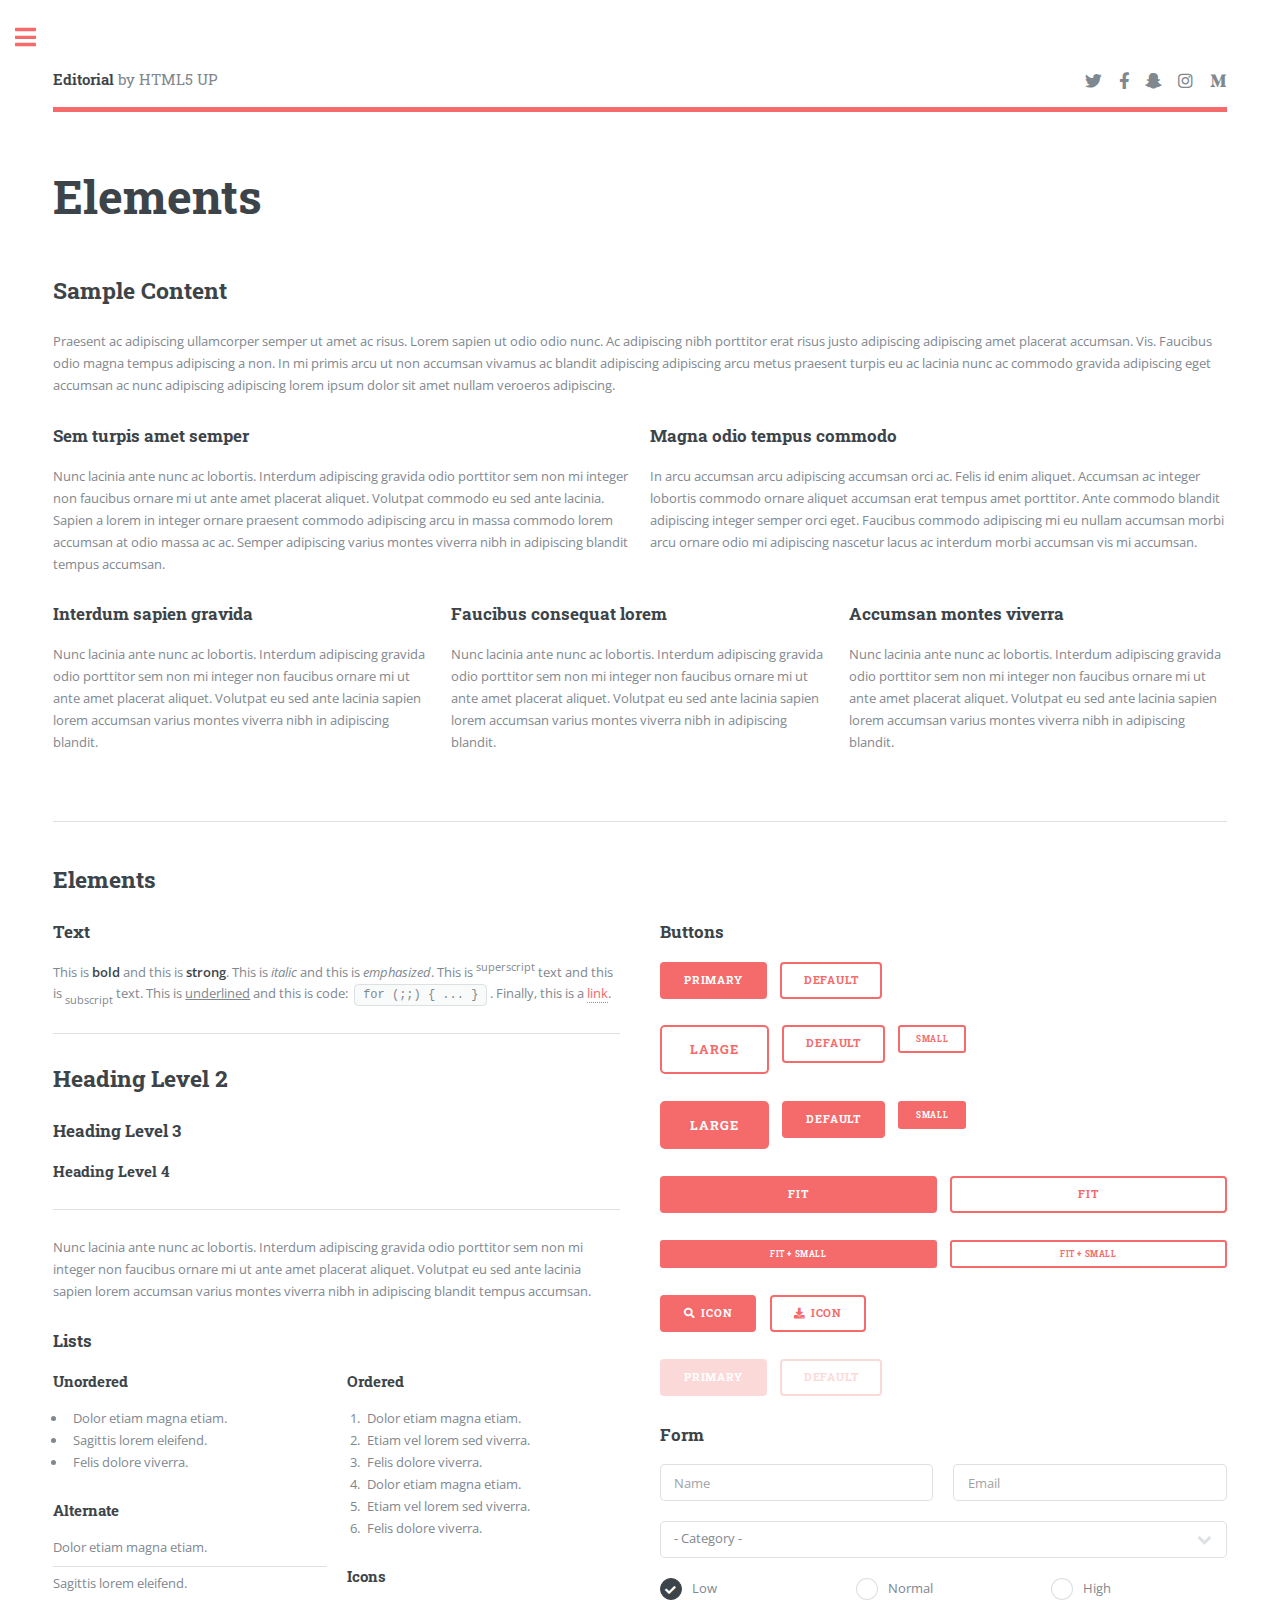
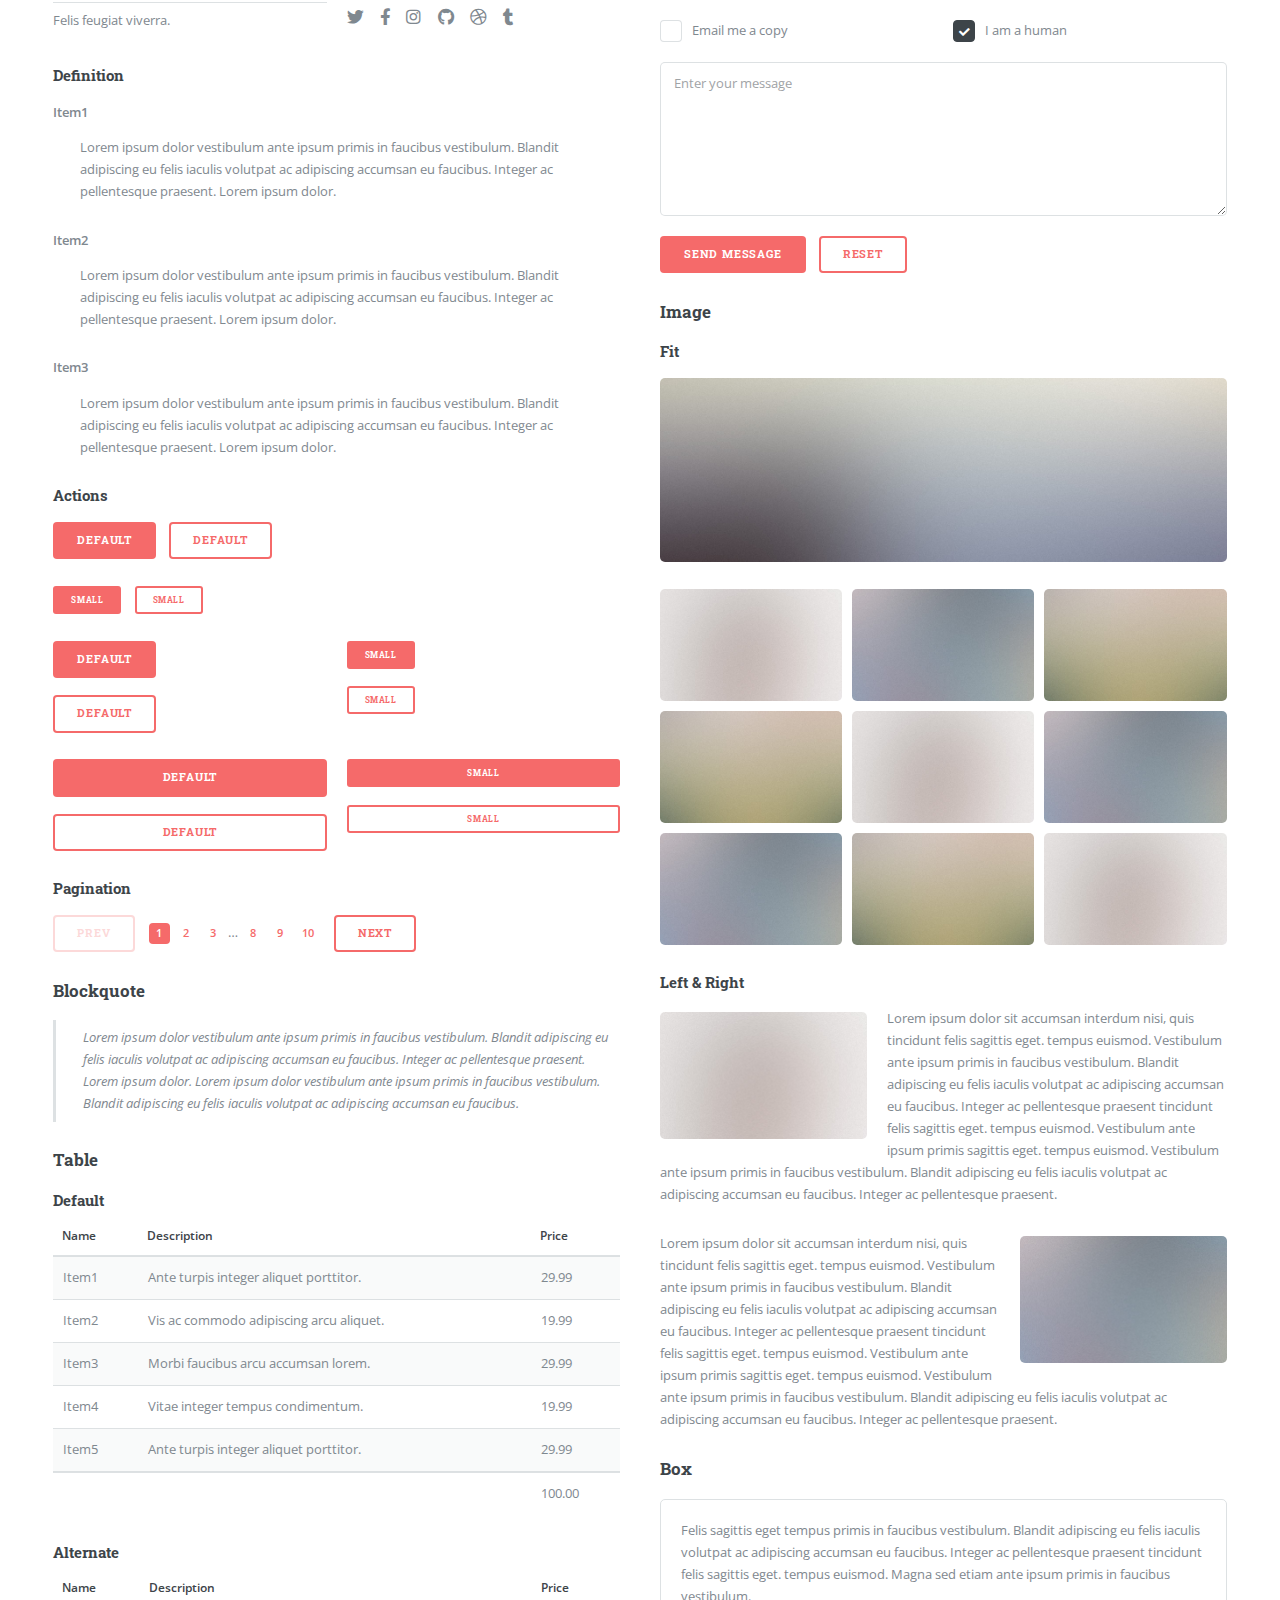
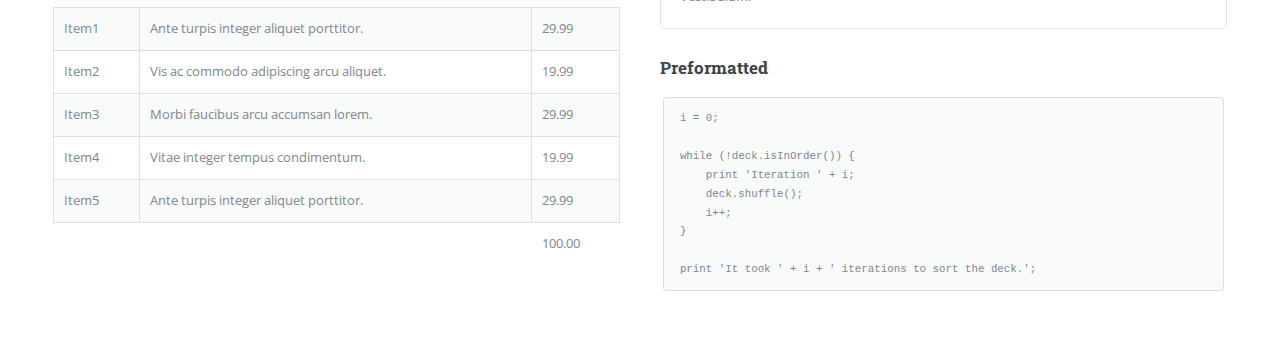
<file: archive/elements.html>
<!DOCTYPE HTML>
<!--
	Editorial by HTML5 UP
	html5up.net | @ajlkn
	Free for personal and commercial use under the CCA 3.0 license (html5up.net/license)
-->
<html>
	<head>
		<title>Elements - Editorial by HTML5 UP</title>
		<meta charset="utf-8" />
		<meta name="viewport" content="width=device-width, initial-scale=1, user-scalable=no" />
		<link rel="stylesheet" href="assets/css/main.css" />
	</head>
	<body class="is-preload">

		<!-- Wrapper -->
			<div id="wrapper">

				<!-- Main -->
					<div id="main">
						<div class="inner">

							<!-- Header -->
								<header id="header">
									<a href="index.html" class="logo"><strong>Editorial</strong> by HTML5 UP</a>
									<ul class="icons">
										<li><a href="#" class="icon brands fa-twitter"><span class="label">Twitter</span></a></li>
										<li><a href="#" class="icon brands fa-facebook-f"><span class="label">Facebook</span></a></li>
										<li><a href="#" class="icon brands fa-snapchat-ghost"><span class="label">Snapchat</span></a></li>
										<li><a href="#" class="icon brands fa-instagram"><span class="label">Instagram</span></a></li>
										<li><a href="#" class="icon brands fa-medium-m"><span class="label">Medium</span></a></li>
									</ul>
								</header>

							<!-- Content -->
								<section>
									<header class="main">
										<h1>Elements</h1>
									</header>

									<!-- Content -->
										<h2 id="content">Sample Content</h2>
										<p>Praesent ac adipiscing ullamcorper semper ut amet ac risus. Lorem sapien ut odio odio nunc. Ac adipiscing nibh porttitor erat risus justo adipiscing adipiscing amet placerat accumsan. Vis. Faucibus odio magna tempus adipiscing a non. In mi primis arcu ut non accumsan vivamus ac blandit adipiscing adipiscing arcu metus praesent turpis eu ac lacinia nunc ac commodo gravida adipiscing eget accumsan ac nunc adipiscing adipiscing lorem ipsum dolor sit amet nullam veroeros adipiscing.</p>
										<div class="row">
											<div class="col-6 col-12-small">
												<h3>Sem turpis amet semper</h3>
												<p>Nunc lacinia ante nunc ac lobortis. Interdum adipiscing gravida odio porttitor sem non mi integer non faucibus ornare mi ut ante amet placerat aliquet. Volutpat commodo eu sed ante lacinia. Sapien a lorem in integer ornare praesent commodo adipiscing arcu in massa commodo lorem accumsan at odio massa ac ac. Semper adipiscing varius montes viverra nibh in adipiscing blandit tempus accumsan.</p>
											</div>
											<div class="col-6 col-12-small">
												<h3>Magna odio tempus commodo</h3>
												<p>In arcu accumsan arcu adipiscing accumsan orci ac. Felis id enim aliquet. Accumsan ac integer lobortis commodo ornare aliquet accumsan erat tempus amet porttitor. Ante commodo blandit adipiscing integer semper orci eget. Faucibus commodo adipiscing mi eu nullam accumsan morbi arcu ornare odio mi adipiscing nascetur lacus ac interdum morbi accumsan vis mi accumsan.</p>
											</div>
											<!-- Break -->
											<div class="col-4 col-12-medium">
												<h3>Interdum sapien gravida</h3>
												<p>Nunc lacinia ante nunc ac lobortis. Interdum adipiscing gravida odio porttitor sem non mi integer non faucibus ornare mi ut ante amet placerat aliquet. Volutpat eu sed ante lacinia sapien lorem accumsan varius montes viverra nibh in adipiscing blandit.</p>
											</div>
											<div class="col-4 col-12-medium">
												<h3>Faucibus consequat lorem</h3>
												<p>Nunc lacinia ante nunc ac lobortis. Interdum adipiscing gravida odio porttitor sem non mi integer non faucibus ornare mi ut ante amet placerat aliquet. Volutpat eu sed ante lacinia sapien lorem accumsan varius montes viverra nibh in adipiscing blandit.</p>
											</div>
											<div class="col-4 col-12-medium">
												<h3>Accumsan montes viverra</h3>
												<p>Nunc lacinia ante nunc ac lobortis. Interdum adipiscing gravida odio porttitor sem non mi integer non faucibus ornare mi ut ante amet placerat aliquet. Volutpat eu sed ante lacinia sapien lorem accumsan varius montes viverra nibh in adipiscing blandit.</p>
											</div>
										</div>

									<hr class="major" />

									<!-- Elements -->
										<h2 id="elements">Elements</h2>
										<div class="row gtr-200">
											<div class="col-6 col-12-medium">

												<!-- Text stuff -->
													<h3>Text</h3>
													<p>This is <b>bold</b> and this is <strong>strong</strong>. This is <i>italic</i> and this is <em>emphasized</em>.
													This is <sup>superscript</sup> text and this is <sub>subscript</sub> text.
													This is <u>underlined</u> and this is code: <code>for (;;) { ... }</code>.
													Finally, this is a <a href="#">link</a>.</p>
													<hr />
													<h2>Heading Level 2</h2>
													<h3>Heading Level 3</h3>
													<h4>Heading Level 4</h4>
													<hr />
													<p>Nunc lacinia ante nunc ac lobortis. Interdum adipiscing gravida odio porttitor sem non mi integer non faucibus ornare mi ut ante amet placerat aliquet. Volutpat eu sed ante lacinia sapien lorem accumsan varius montes viverra nibh in adipiscing blandit tempus accumsan.</p>

												<!-- Lists -->
													<h3>Lists</h3>
													<div class="row">
														<div class="col-6 col-12-small">

															<h4>Unordered</h4>
															<ul>
																<li>Dolor etiam magna etiam.</li>
																<li>Sagittis lorem eleifend.</li>
																<li>Felis dolore viverra.</li>
															</ul>

															<h4>Alternate</h4>
															<ul class="alt">
																<li>Dolor etiam magna etiam.</li>
																<li>Sagittis lorem eleifend.</li>
																<li>Felis feugiat viverra.</li>
															</ul>

														</div>
														<div class="col-6 col-12-small">

															<h4>Ordered</h4>
															<ol>
																<li>Dolor etiam magna etiam.</li>
																<li>Etiam vel lorem sed viverra.</li>
																<li>Felis dolore viverra.</li>
																<li>Dolor etiam magna etiam.</li>
																<li>Etiam vel lorem sed viverra.</li>
																<li>Felis dolore viverra.</li>
															</ol>

															<h4>Icons</h4>
															<ul class="icons">
																<li><a href="#" class="icon brands fa-twitter"><span class="label">Twitter</span></a></li>
																<li><a href="#" class="icon brands fa-facebook-f"><span class="label">Facebook</span></a></li>
																<li><a href="#" class="icon brands fa-instagram"><span class="label">Instagram</span></a></li>
																<li><a href="#" class="icon brands fa-github"><span class="label">Github</span></a></li>
																<li><a href="#" class="icon brands fa-dribbble"><span class="label">Dribbble</span></a></li>
																<li><a href="#" class="icon brands fa-tumblr"><span class="label">Tumblr</span></a></li>
															</ul>

														</div>
													</div>
													<h4>Definition</h4>
													<dl>
														<dt>Item1</dt>
														<dd>
															<p>Lorem ipsum dolor vestibulum ante ipsum primis in faucibus vestibulum. Blandit adipiscing eu felis iaculis volutpat ac adipiscing accumsan eu faucibus. Integer ac pellentesque praesent. Lorem ipsum dolor.</p>
														</dd>
														<dt>Item2</dt>
														<dd>
															<p>Lorem ipsum dolor vestibulum ante ipsum primis in faucibus vestibulum. Blandit adipiscing eu felis iaculis volutpat ac adipiscing accumsan eu faucibus. Integer ac pellentesque praesent. Lorem ipsum dolor.</p>
														</dd>
														<dt>Item3</dt>
														<dd>
															<p>Lorem ipsum dolor vestibulum ante ipsum primis in faucibus vestibulum. Blandit adipiscing eu felis iaculis volutpat ac adipiscing accumsan eu faucibus. Integer ac pellentesque praesent. Lorem ipsum dolor.</p>
														</dd>
													</dl>

													<h4>Actions</h4>
													<ul class="actions">
														<li><a href="#" class="button primary">Default</a></li>
														<li><a href="#" class="button">Default</a></li>
													</ul>
													<ul class="actions small">
														<li><a href="#" class="button primary small">Small</a></li>
														<li><a href="#" class="button small">Small</a></li>
													</ul>
													<div class="row">
														<div class="col-6 col-12-small">
															<ul class="actions stacked">
																<li><a href="#" class="button primary">Default</a></li>
																<li><a href="#" class="button">Default</a></li>
															</ul>
														</div>
														<div class="col-6 col-12-small">
															<ul class="actions stacked">
																<li><a href="#" class="button primary small">Small</a></li>
																<li><a href="#" class="button small">Small</a></li>
															</ul>
														</div>
														<div class="col-6 col-12-small">
															<ul class="actions stacked">
																<li><a href="#" class="button primary fit">Default</a></li>
																<li><a href="#" class="button fit">Default</a></li>
															</ul>
														</div>
														<div class="col-6 col-12-small">
															<ul class="actions stacked">
																<li><a href="#" class="button primary small fit">Small</a></li>
																<li><a href="#" class="button small fit">Small</a></li>
															</ul>
														</div>
													</div>

													<h4>Pagination</h4>
													<ul class="pagination">
														<li><span class="button disabled">Prev</span></li>
														<li><a href="#" class="page active">1</a></li>
														<li><a href="#" class="page">2</a></li>
														<li><a href="#" class="page">3</a></li>
														<li><span>&hellip;</span></li>
														<li><a href="#" class="page">8</a></li>
														<li><a href="#" class="page">9</a></li>
														<li><a href="#" class="page">10</a></li>
														<li><a href="#" class="button">Next</a></li>
													</ul>

												<!-- Blockquote -->
													<h3>Blockquote</h3>
													<blockquote>Lorem ipsum dolor vestibulum ante ipsum primis in faucibus vestibulum. Blandit adipiscing eu felis iaculis volutpat ac adipiscing accumsan eu faucibus. Integer ac pellentesque praesent. Lorem ipsum dolor. Lorem ipsum dolor vestibulum ante ipsum primis in faucibus vestibulum. Blandit adipiscing eu felis iaculis volutpat ac adipiscing accumsan eu faucibus.</blockquote>

												<!-- Table -->
													<h3>Table</h3>

													<h4>Default</h4>
													<div class="table-wrapper">
														<table>
															<thead>
																<tr>
																	<th>Name</th>
																	<th>Description</th>
																	<th>Price</th>
																</tr>
															</thead>
															<tbody>
																<tr>
																	<td>Item1</td>
																	<td>Ante turpis integer aliquet porttitor.</td>
																	<td>29.99</td>
																</tr>
																<tr>
																	<td>Item2</td>
																	<td>Vis ac commodo adipiscing arcu aliquet.</td>
																	<td>19.99</td>
																</tr>
																<tr>
																	<td>Item3</td>
																	<td> Morbi faucibus arcu accumsan lorem.</td>
																	<td>29.99</td>
																</tr>
																<tr>
																	<td>Item4</td>
																	<td>Vitae integer tempus condimentum.</td>
																	<td>19.99</td>
																</tr>
																<tr>
																	<td>Item5</td>
																	<td>Ante turpis integer aliquet porttitor.</td>
																	<td>29.99</td>
																</tr>
															</tbody>
															<tfoot>
																<tr>
																	<td colspan="2"></td>
																	<td>100.00</td>
																</tr>
															</tfoot>
														</table>
													</div>

													<h4>Alternate</h4>
													<div class="table-wrapper">
														<table class="alt">
															<thead>
																<tr>
																	<th>Name</th>
																	<th>Description</th>
																	<th>Price</th>
																</tr>
															</thead>
															<tbody>
																<tr>
																	<td>Item1</td>
																	<td>Ante turpis integer aliquet porttitor.</td>
																	<td>29.99</td>
																</tr>
																<tr>
																	<td>Item2</td>
																	<td>Vis ac commodo adipiscing arcu aliquet.</td>
																	<td>19.99</td>
																</tr>
																<tr>
																	<td>Item3</td>
																	<td> Morbi faucibus arcu accumsan lorem.</td>
																	<td>29.99</td>
																</tr>
																<tr>
																	<td>Item4</td>
																	<td>Vitae integer tempus condimentum.</td>
																	<td>19.99</td>
																</tr>
																<tr>
																	<td>Item5</td>
																	<td>Ante turpis integer aliquet porttitor.</td>
																	<td>29.99</td>
																</tr>
															</tbody>
															<tfoot>
																<tr>
																	<td colspan="2"></td>
																	<td>100.00</td>
																</tr>
															</tfoot>
														</table>
													</div>

											</div>
											<div class="col-6 col-12-medium">

												<!-- Buttons -->
													<h3>Buttons</h3>
													<ul class="actions">
														<li><a href="#" class="button primary">Primary</a></li>
														<li><a href="#" class="button">Default</a></li>
													</ul>
													<ul class="actions">
														<li><a href="#" class="button large">Large</a></li>
														<li><a href="#" class="button">Default</a></li>
														<li><a href="#" class="button small">Small</a></li>
													</ul>
													<ul class="actions">
														<li><a href="#" class="button primary large">Large</a></li>
														<li><a href="#" class="button primary">Default</a></li>
														<li><a href="#" class="button primary small">Small</a></li>
													</ul>
													<ul class="actions fit">
														<li><a href="#" class="button primary fit">Fit</a></li>
														<li><a href="#" class="button fit">Fit</a></li>
													</ul>
													<ul class="actions fit small">
														<li><a href="#" class="button primary fit small">Fit + Small</a></li>
														<li><a href="#" class="button fit small">Fit + Small</a></li>
													</ul>
													<ul class="actions">
														<li><a href="#" class="button primary icon solid fa-search">Icon</a></li>
														<li><a href="#" class="button icon solid fa-download">Icon</a></li>
													</ul>
													<ul class="actions">
														<li><span class="button primary disabled">Primary</span></li>
														<li><span class="button disabled">Default</span></li>
													</ul>

												<!-- Form -->
													<h3>Form</h3>

													<form method="post" action="#">
														<div class="row gtr-uniform">
															<div class="col-6 col-12-xsmall">
																<input type="text" name="demo-name" id="demo-name" value="" placeholder="Name" />
															</div>
															<div class="col-6 col-12-xsmall">
																<input type="email" name="demo-email" id="demo-email" value="" placeholder="Email" />
															</div>
															<!-- Break -->
															<div class="col-12">
																<select name="demo-category" id="demo-category">
																	<option value="">- Category -</option>
																	<option value="1">Manufacturing</option>
																	<option value="1">Shipping</option>
																	<option value="1">Administration</option>
																	<option value="1">Human Resources</option>
																</select>
															</div>
															<!-- Break -->
															<div class="col-4 col-12-small">
																<input type="radio" id="demo-priority-low" name="demo-priority" checked>
																<label for="demo-priority-low">Low</label>
															</div>
															<div class="col-4 col-12-small">
																<input type="radio" id="demo-priority-normal" name="demo-priority">
																<label for="demo-priority-normal">Normal</label>
															</div>
															<div class="col-4 col-12-small">
																<input type="radio" id="demo-priority-high" name="demo-priority">
																<label for="demo-priority-high">High</label>
															</div>
															<!-- Break -->
															<div class="col-6 col-12-small">
																<input type="checkbox" id="demo-copy" name="demo-copy">
																<label for="demo-copy">Email me a copy</label>
															</div>
															<div class="col-6 col-12-small">
																<input type="checkbox" id="demo-human" name="demo-human" checked>
																<label for="demo-human">I am a human</label>
															</div>
															<!-- Break -->
															<div class="col-12">
																<textarea name="demo-message" id="demo-message" placeholder="Enter your message" rows="6"></textarea>
															</div>
															<!-- Break -->
															<div class="col-12">
																<ul class="actions">
																	<li><input type="submit" value="Send Message" class="primary" /></li>
																	<li><input type="reset" value="Reset" /></li>
																</ul>
															</div>
														</div>
													</form>

												<!-- Image -->
													<h3>Image</h3>

													<h4>Fit</h4>
													<span class="image fit"><img src="images/pic11.jpg" alt="" /></span>
													<div class="box alt">
														<div class="row gtr-50 gtr-uniform">
															<div class="col-4"><span class="image fit"><img src="images/pic01.jpg" alt="" /></span></div>
															<div class="col-4"><span class="image fit"><img src="images/pic02.jpg" alt="" /></span></div>
															<div class="col-4"><span class="image fit"><img src="images/pic03.jpg" alt="" /></span></div>
															<!-- Break -->
															<div class="col-4"><span class="image fit"><img src="images/pic03.jpg" alt="" /></span></div>
															<div class="col-4"><span class="image fit"><img src="images/pic01.jpg" alt="" /></span></div>
															<div class="col-4"><span class="image fit"><img src="images/pic02.jpg" alt="" /></span></div>
															<!-- Break -->
															<div class="col-4"><span class="image fit"><img src="images/pic02.jpg" alt="" /></span></div>
															<div class="col-4"><span class="image fit"><img src="images/pic03.jpg" alt="" /></span></div>
															<div class="col-4"><span class="image fit"><img src="images/pic01.jpg" alt="" /></span></div>
														</div>
													</div>

													<h4>Left &amp; Right</h4>
													<p><span class="image left"><img src="images/pic01.jpg" alt="" /></span>Lorem ipsum dolor sit accumsan interdum nisi, quis tincidunt felis sagittis eget. tempus euismod. Vestibulum ante ipsum primis in faucibus vestibulum. Blandit adipiscing eu felis iaculis volutpat ac adipiscing accumsan eu faucibus. Integer ac pellentesque praesent tincidunt felis sagittis eget. tempus euismod. Vestibulum ante ipsum primis sagittis eget. tempus euismod. Vestibulum ante ipsum primis in faucibus vestibulum. Blandit adipiscing eu felis iaculis volutpat ac adipiscing accumsan eu faucibus. Integer ac pellentesque praesent.</p>
													<p><span class="image right"><img src="images/pic02.jpg" alt="" /></span>Lorem ipsum dolor sit accumsan interdum nisi, quis tincidunt felis sagittis eget. tempus euismod. Vestibulum ante ipsum primis in faucibus vestibulum. Blandit adipiscing eu felis iaculis volutpat ac adipiscing accumsan eu faucibus. Integer ac pellentesque praesent tincidunt felis sagittis eget. tempus euismod. Vestibulum ante ipsum primis sagittis eget. tempus euismod. Vestibulum ante ipsum primis in faucibus vestibulum. Blandit adipiscing eu felis iaculis volutpat ac adipiscing accumsan eu faucibus. Integer ac pellentesque praesent.</p>

												<!-- Box -->
													<h3>Box</h3>
													<div class="box">
														<p>Felis sagittis eget tempus primis in faucibus vestibulum. Blandit adipiscing eu felis iaculis volutpat ac adipiscing accumsan eu faucibus. Integer ac pellentesque praesent tincidunt felis sagittis eget. tempus euismod. Magna sed etiam ante ipsum primis in faucibus vestibulum.</p>
													</div>

												<!-- Preformatted Code -->
													<h3>Preformatted</h3>
													<pre><code>i = 0;

while (!deck.isInOrder()) {
    print 'Iteration ' + i;
    deck.shuffle();
    i++;
}

print 'It took ' + i + ' iterations to sort the deck.';
</code></pre>

											</div>
										</div>

								</section>

						</div>
					</div>

				<!-- Sidebar -->
					<div id="sidebar">
						<div class="inner">

							<!-- Search -->
								<section id="search" class="alt">
									<form method="post" action="#">
										<input type="text" name="query" id="query" placeholder="Search" />
									</form>
								</section>

							<!-- Menu -->
								<nav id="menu">
									<header class="major">
										<h2>Menu</h2>
									</header>
									<ul>
										<li><a href="index.html">Homepage</a></li>
										<li><a href="generic.html">Generic</a></li>
										<li><a href="elements.html">Elements</a></li>
										<li>
											<span class="opener">Submenu</span>
											<ul>
												<li><a href="#">Lorem Dolor</a></li>
												<li><a href="#">Ipsum Adipiscing</a></li>
												<li><a href="#">Tempus Magna</a></li>
												<li><a href="#">Feugiat Veroeros</a></li>
											</ul>
										</li>
										<li><a href="#">Etiam Dolore</a></li>
										<li><a href="#">Adipiscing</a></li>
										<li>
											<span class="opener">Another Submenu</span>
											<ul>
												<li><a href="#">Lorem Dolor</a></li>
												<li><a href="#">Ipsum Adipiscing</a></li>
												<li><a href="#">Tempus Magna</a></li>
												<li><a href="#">Feugiat Veroeros</a></li>
											</ul>
										</li>
										<li><a href="#">Maximus Erat</a></li>
										<li><a href="#">Sapien Mauris</a></li>
										<li><a href="#">Amet Lacinia</a></li>
									</ul>
								</nav>

							<!-- Section -->
								<section>
									<header class="major">
										<h2>Ante interdum</h2>
									</header>
									<div class="mini-posts">
										<article>
											<a href="#" class="image"><img src="images/pic07.jpg" alt="" /></a>
											<p>Aenean ornare velit lacus, ac varius enim lorem ullamcorper dolore aliquam.</p>
										</article>
										<article>
											<a href="#" class="image"><img src="images/pic08.jpg" alt="" /></a>
											<p>Aenean ornare velit lacus, ac varius enim lorem ullamcorper dolore aliquam.</p>
										</article>
										<article>
											<a href="#" class="image"><img src="images/pic09.jpg" alt="" /></a>
											<p>Aenean ornare velit lacus, ac varius enim lorem ullamcorper dolore aliquam.</p>
										</article>
									</div>
									<ul class="actions">
										<li><a href="#" class="button">More</a></li>
									</ul>
								</section>

							<!-- Section -->
								<section>
									<header class="major">
										<h2>Get in touch</h2>
									</header>
									<p>Sed varius enim lorem ullamcorper dolore aliquam aenean ornare velit lacus, ac varius enim lorem ullamcorper dolore. Proin sed aliquam facilisis ante interdum. Sed nulla amet lorem feugiat tempus aliquam.</p>
									<ul class="contact">
										<li class="icon solid fa-envelope"><a href="#">information@untitled.tld</a></li>
										<li class="icon solid fa-phone">(000) 000-0000</li>
										<li class="icon solid fa-home">1234 Somewhere Road #8254<br />
										Nashville, TN 00000-0000</li>
									</ul>
								</section>

							<!-- Footer -->
								<footer id="footer">
									<p class="copyright">&copy; Untitled. All rights reserved. Demo Images: <a href="https://unsplash.com">Unsplash</a>. Design: <a href="https://html5up.net">HTML5 UP</a>.</p>
								</footer>

						</div>
					</div>

			</div>

		<!-- Scripts -->
			<script src="assets/js/jquery.min.js"></script>
			<script src="assets/js/browser.min.js"></script>
			<script src="assets/js/breakpoints.min.js"></script>
			<script src="assets/js/util.js"></script>
			<script src="assets/js/main.js"></script>

	</body>
</html>
</file>
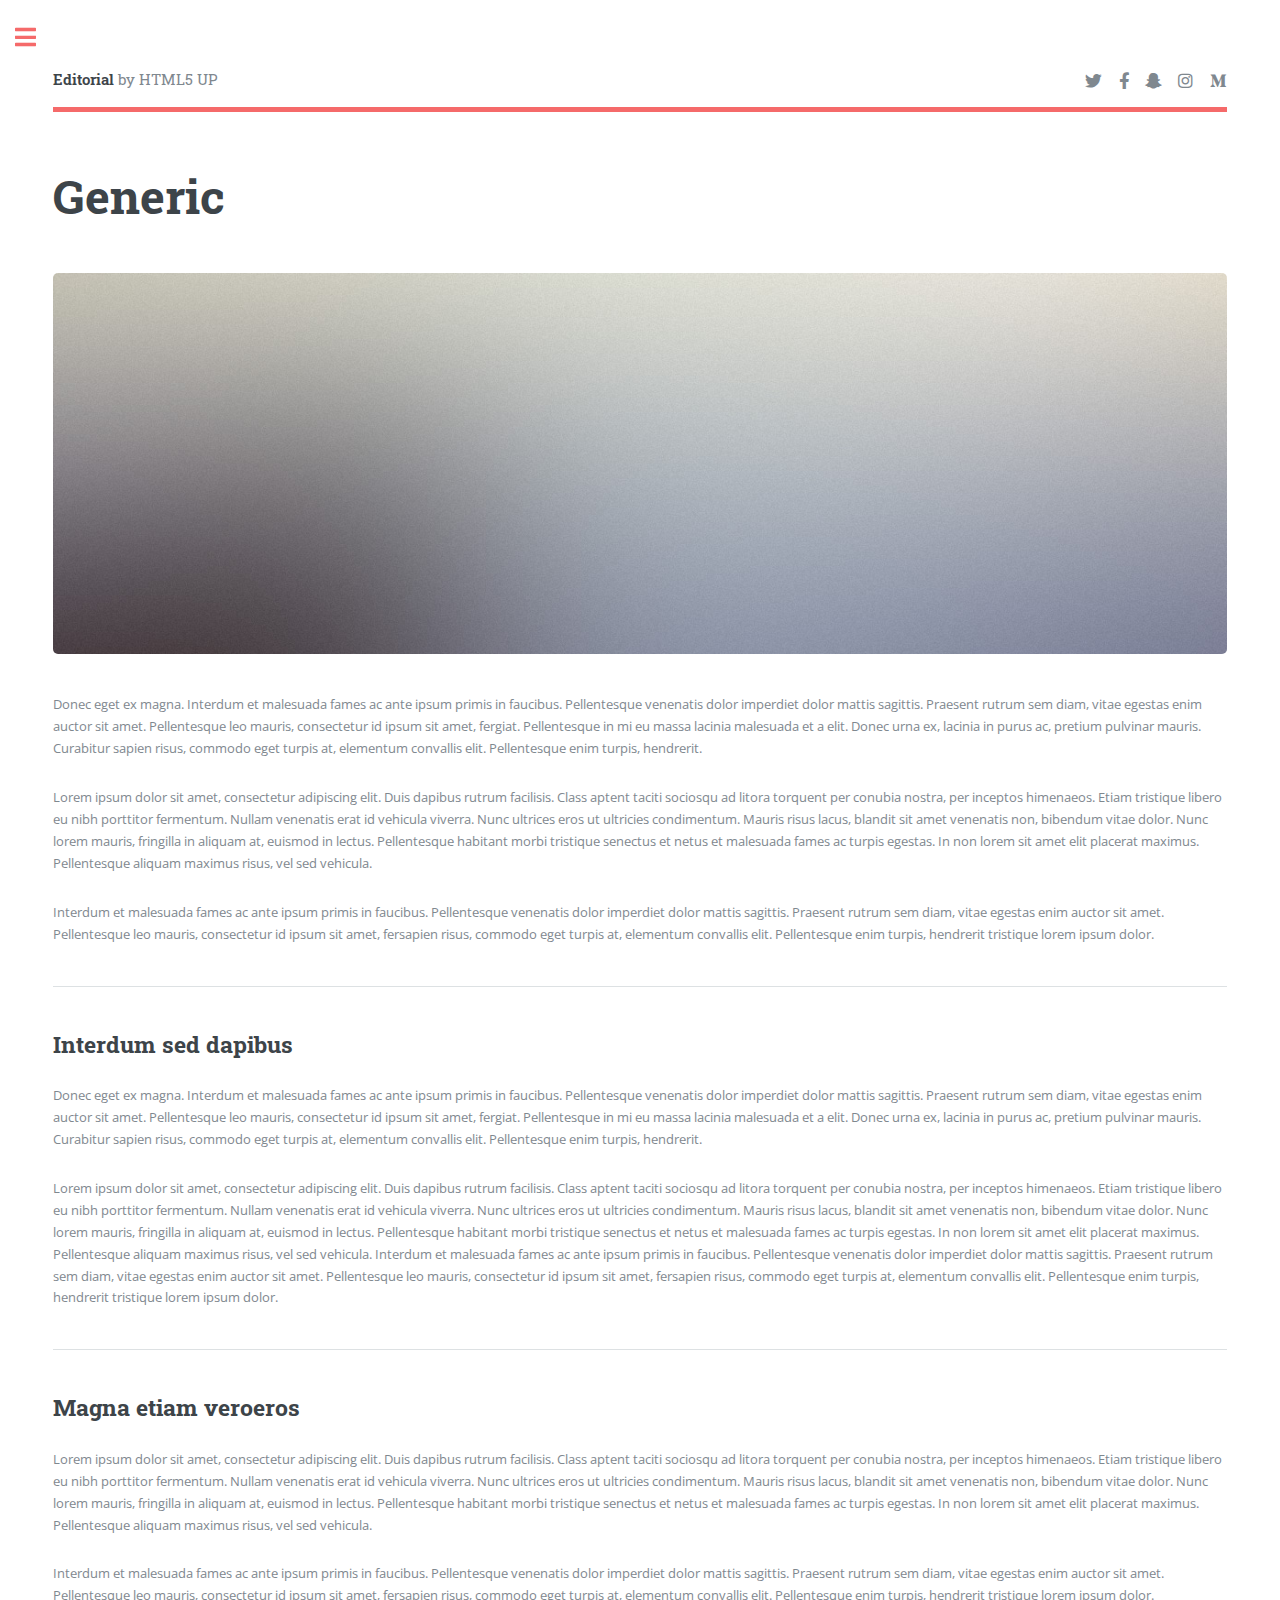
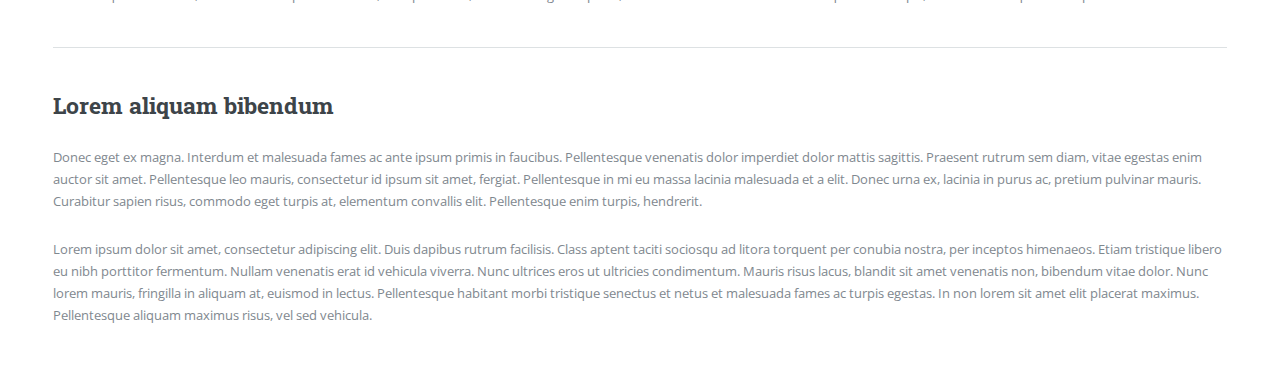
<file: archive/generic.html>
<!DOCTYPE HTML>
<!--
	Editorial by HTML5 UP
	html5up.net | @ajlkn
	Free for personal and commercial use under the CCA 3.0 license (html5up.net/license)
-->
<html>
	<head>
		<title>Generic - Editorial by HTML5 UP</title>
		<meta charset="utf-8" />
		<meta name="viewport" content="width=device-width, initial-scale=1, user-scalable=no" />
		<link rel="stylesheet" href="assets/css/main.css" />
	</head>
	<body class="is-preload">

		<!-- Wrapper -->
			<div id="wrapper">

				<!-- Main -->
					<div id="main">
						<div class="inner">

							<!-- Header -->
								<header id="header">
									<a href="index.html" class="logo"><strong>Editorial</strong> by HTML5 UP</a>
									<ul class="icons">
										<li><a href="#" class="icon brands fa-twitter"><span class="label">Twitter</span></a></li>
										<li><a href="#" class="icon brands fa-facebook-f"><span class="label">Facebook</span></a></li>
										<li><a href="#" class="icon brands fa-snapchat-ghost"><span class="label">Snapchat</span></a></li>
										<li><a href="#" class="icon brands fa-instagram"><span class="label">Instagram</span></a></li>
										<li><a href="#" class="icon brands fa-medium-m"><span class="label">Medium</span></a></li>
									</ul>
								</header>

							<!-- Content -->
								<section>
									<header class="main">
										<h1>Generic</h1>
									</header>

									<span class="image main"><img src="images/pic11.jpg" alt="" /></span>

									<p>Donec eget ex magna. Interdum et malesuada fames ac ante ipsum primis in faucibus. Pellentesque venenatis dolor imperdiet dolor mattis sagittis. Praesent rutrum sem diam, vitae egestas enim auctor sit amet. Pellentesque leo mauris, consectetur id ipsum sit amet, fergiat. Pellentesque in mi eu massa lacinia malesuada et a elit. Donec urna ex, lacinia in purus ac, pretium pulvinar mauris. Curabitur sapien risus, commodo eget turpis at, elementum convallis elit. Pellentesque enim turpis, hendrerit.</p>
									<p>Lorem ipsum dolor sit amet, consectetur adipiscing elit. Duis dapibus rutrum facilisis. Class aptent taciti sociosqu ad litora torquent per conubia nostra, per inceptos himenaeos. Etiam tristique libero eu nibh porttitor fermentum. Nullam venenatis erat id vehicula viverra. Nunc ultrices eros ut ultricies condimentum. Mauris risus lacus, blandit sit amet venenatis non, bibendum vitae dolor. Nunc lorem mauris, fringilla in aliquam at, euismod in lectus. Pellentesque habitant morbi tristique senectus et netus et malesuada fames ac turpis egestas. In non lorem sit amet elit placerat maximus. Pellentesque aliquam maximus risus, vel sed vehicula.</p>
									<p>Interdum et malesuada fames ac ante ipsum primis in faucibus. Pellentesque venenatis dolor imperdiet dolor mattis sagittis. Praesent rutrum sem diam, vitae egestas enim auctor sit amet. Pellentesque leo mauris, consectetur id ipsum sit amet, fersapien risus, commodo eget turpis at, elementum convallis elit. Pellentesque enim turpis, hendrerit tristique lorem ipsum dolor.</p>

									<hr class="major" />

									<h2>Interdum sed dapibus</h2>
									<p>Donec eget ex magna. Interdum et malesuada fames ac ante ipsum primis in faucibus. Pellentesque venenatis dolor imperdiet dolor mattis sagittis. Praesent rutrum sem diam, vitae egestas enim auctor sit amet. Pellentesque leo mauris, consectetur id ipsum sit amet, fergiat. Pellentesque in mi eu massa lacinia malesuada et a elit. Donec urna ex, lacinia in purus ac, pretium pulvinar mauris. Curabitur sapien risus, commodo eget turpis at, elementum convallis elit. Pellentesque enim turpis, hendrerit.</p>
									<p>Lorem ipsum dolor sit amet, consectetur adipiscing elit. Duis dapibus rutrum facilisis. Class aptent taciti sociosqu ad litora torquent per conubia nostra, per inceptos himenaeos. Etiam tristique libero eu nibh porttitor fermentum. Nullam venenatis erat id vehicula viverra. Nunc ultrices eros ut ultricies condimentum. Mauris risus lacus, blandit sit amet venenatis non, bibendum vitae dolor. Nunc lorem mauris, fringilla in aliquam at, euismod in lectus. Pellentesque habitant morbi tristique senectus et netus et malesuada fames ac turpis egestas. In non lorem sit amet elit placerat maximus. Pellentesque aliquam maximus risus, vel sed vehicula. Interdum et malesuada fames ac ante ipsum primis in faucibus. Pellentesque venenatis dolor imperdiet dolor mattis sagittis. Praesent rutrum sem diam, vitae egestas enim auctor sit amet. Pellentesque leo mauris, consectetur id ipsum sit amet, fersapien risus, commodo eget turpis at, elementum convallis elit. Pellentesque enim turpis, hendrerit tristique lorem ipsum dolor.</p>

									<hr class="major" />

									<h2>Magna etiam veroeros</h2>
									<p>Lorem ipsum dolor sit amet, consectetur adipiscing elit. Duis dapibus rutrum facilisis. Class aptent taciti sociosqu ad litora torquent per conubia nostra, per inceptos himenaeos. Etiam tristique libero eu nibh porttitor fermentum. Nullam venenatis erat id vehicula viverra. Nunc ultrices eros ut ultricies condimentum. Mauris risus lacus, blandit sit amet venenatis non, bibendum vitae dolor. Nunc lorem mauris, fringilla in aliquam at, euismod in lectus. Pellentesque habitant morbi tristique senectus et netus et malesuada fames ac turpis egestas. In non lorem sit amet elit placerat maximus. Pellentesque aliquam maximus risus, vel sed vehicula.</p>
									<p>Interdum et malesuada fames ac ante ipsum primis in faucibus. Pellentesque venenatis dolor imperdiet dolor mattis sagittis. Praesent rutrum sem diam, vitae egestas enim auctor sit amet. Pellentesque leo mauris, consectetur id ipsum sit amet, fersapien risus, commodo eget turpis at, elementum convallis elit. Pellentesque enim turpis, hendrerit tristique lorem ipsum dolor.</p>

									<hr class="major" />

									<h2>Lorem aliquam bibendum</h2>
									<p>Donec eget ex magna. Interdum et malesuada fames ac ante ipsum primis in faucibus. Pellentesque venenatis dolor imperdiet dolor mattis sagittis. Praesent rutrum sem diam, vitae egestas enim auctor sit amet. Pellentesque leo mauris, consectetur id ipsum sit amet, fergiat. Pellentesque in mi eu massa lacinia malesuada et a elit. Donec urna ex, lacinia in purus ac, pretium pulvinar mauris. Curabitur sapien risus, commodo eget turpis at, elementum convallis elit. Pellentesque enim turpis, hendrerit.</p>
									<p>Lorem ipsum dolor sit amet, consectetur adipiscing elit. Duis dapibus rutrum facilisis. Class aptent taciti sociosqu ad litora torquent per conubia nostra, per inceptos himenaeos. Etiam tristique libero eu nibh porttitor fermentum. Nullam venenatis erat id vehicula viverra. Nunc ultrices eros ut ultricies condimentum. Mauris risus lacus, blandit sit amet venenatis non, bibendum vitae dolor. Nunc lorem mauris, fringilla in aliquam at, euismod in lectus. Pellentesque habitant morbi tristique senectus et netus et malesuada fames ac turpis egestas. In non lorem sit amet elit placerat maximus. Pellentesque aliquam maximus risus, vel sed vehicula.</p>

								</section>

						</div>
					</div>

				<!-- Sidebar -->
					<div id="sidebar">
						<div class="inner">

							<!-- Search -->
								<section id="search" class="alt">
									<form method="post" action="#">
										<input type="text" name="query" id="query" placeholder="Search" />
									</form>
								</section>

							<!-- Menu -->
								<nav id="menu">
									<header class="major">
										<h2>Menu</h2>
									</header>
									<ul>
										<li><a href="index.html">Homepage</a></li>
										<li><a href="generic.html">Generic</a></li>
										<li><a href="elements.html">Elements</a></li>
										<li>
											<span class="opener">Submenu</span>
											<ul>
												<li><a href="#">Lorem Dolor</a></li>
												<li><a href="#">Ipsum Adipiscing</a></li>
												<li><a href="#">Tempus Magna</a></li>
												<li><a href="#">Feugiat Veroeros</a></li>
											</ul>
										</li>
										<li><a href="#">Etiam Dolore</a></li>
										<li><a href="#">Adipiscing</a></li>
										<li>
											<span class="opener">Another Submenu</span>
											<ul>
												<li><a href="#">Lorem Dolor</a></li>
												<li><a href="#">Ipsum Adipiscing</a></li>
												<li><a href="#">Tempus Magna</a></li>
												<li><a href="#">Feugiat Veroeros</a></li>
											</ul>
										</li>
										<li><a href="#">Maximus Erat</a></li>
										<li><a href="#">Sapien Mauris</a></li>
										<li><a href="#">Amet Lacinia</a></li>
									</ul>
								</nav>

							<!-- Section -->
								<section>
									<header class="major">
										<h2>Ante interdum</h2>
									</header>
									<div class="mini-posts">
										<article>
											<a href="#" class="image"><img src="images/pic07.jpg" alt="" /></a>
											<p>Aenean ornare velit lacus, ac varius enim lorem ullamcorper dolore aliquam.</p>
										</article>
										<article>
											<a href="#" class="image"><img src="images/pic08.jpg" alt="" /></a>
											<p>Aenean ornare velit lacus, ac varius enim lorem ullamcorper dolore aliquam.</p>
										</article>
										<article>
											<a href="#" class="image"><img src="images/pic09.jpg" alt="" /></a>
											<p>Aenean ornare velit lacus, ac varius enim lorem ullamcorper dolore aliquam.</p>
										</article>
									</div>
									<ul class="actions">
										<li><a href="#" class="button">More</a></li>
									</ul>
								</section>

							<!-- Section -->
								<section>
									<header class="major">
										<h2>Get in touch</h2>
									</header>
									<p>Sed varius enim lorem ullamcorper dolore aliquam aenean ornare velit lacus, ac varius enim lorem ullamcorper dolore. Proin sed aliquam facilisis ante interdum. Sed nulla amet lorem feugiat tempus aliquam.</p>
									<ul class="contact">
										<li class="icon solid fa-envelope"><a href="#">information@untitled.tld</a></li>
										<li class="icon solid fa-phone">(000) 000-0000</li>
										<li class="icon solid fa-home">1234 Somewhere Road #8254<br />
										Nashville, TN 00000-0000</li>
									</ul>
								</section>

							<!-- Footer -->
								<footer id="footer">
									<p class="copyright">&copy; Untitled. All rights reserved. Demo Images: <a href="https://unsplash.com">Unsplash</a>. Design: <a href="https://html5up.net">HTML5 UP</a>.</p>
								</footer>

						</div>
					</div>

			</div>

		<!-- Scripts -->
			<script src="assets/js/jquery.min.js"></script>
			<script src="assets/js/browser.min.js"></script>
			<script src="assets/js/breakpoints.min.js"></script>
			<script src="assets/js/util.js"></script>
			<script src="assets/js/main.js"></script>

	</body>
</html>
</file>
<file: assets/css/noscript.css>
/*
	Forty by HTML5 UP
	html5up.net | @ajlkn
	Free for personal and commercial use under the CCA 3.0 license (html5up.net/license)
*/

/* Banner */

	body.is-preload #banner:after {
		opacity: 0.85;
	}

	body.is-preload #banner > .inner {
		-moz-filter: none;
		-webkit-filter: none;
		-ms-filter: none;
		filter: none;
		-moz-transform: none;
		-webkit-transform: none;
		-ms-transform: none;
		transform: none;
		opacity: 1;
	}
</file>
<file: archive/assets/css/main.css>
@import url(fontawesome-all.min.css);
@import url("https://fonts.googleapis.com/css?family=Open+Sans:400,600,400italic,600italic|Roboto+Slab:400,700");
/*
	Editorial by HTML5 UP
	html5up.net | @ajlkn
	Free for personal and commercial use under the CCA 3.0 license (html5up.net/license)
*/
html, body, div, span, applet, object,
iframe, h1, h2, h3, h4, h5, h6, p, blockquote,
pre, a, abbr, acronym, address, big, cite,
code, del, dfn, em, img, ins, kbd, q, s, samp,
small, strike, strong, sub, sup, tt, var, b,
u, i, center, dl, dt, dd, ol, ul, li, fieldset,
form, label, legend, table, caption, tbody,
tfoot, thead, tr, th, td, article, aside,
canvas, details, embed, figure, figcaption,
footer, header, hgroup, menu, nav, output, ruby,
section, summary, time, mark, audio, video {
  margin: 0;
  padding: 0;
  border: 0;
  font-size: 100%;
  font: inherit;
  vertical-align: baseline; }

article, aside, details, figcaption, figure,
footer, header, hgroup, menu, nav, section {
  display: block; }

body {
  line-height: 1; }

ol, ul {
  list-style: none; }

blockquote, q {
  quotes: none; }
  blockquote:before, blockquote:after, q:before, q:after {
    content: '';
    content: none; }

table {
  border-collapse: collapse;
  border-spacing: 0; }

body {
  -webkit-text-size-adjust: none; }

mark {
  background-color: transparent;
  color: inherit; }

input::-moz-focus-inner {
  border: 0;
  padding: 0; }

input, select, textarea {
  -moz-appearance: none;
  -webkit-appearance: none;
  -ms-appearance: none;
  appearance: none; }

/* Basic */
@-ms-viewport {
  width: device-width; }

body {
  -ms-overflow-style: scrollbar; }

@media screen and (max-width: 480px) {
  html, body {
    min-width: 320px; } }

html {
  box-sizing: border-box; }

*, *:before, *:after {
  box-sizing: inherit; }

body {
  background: #ffffff; }
  body.is-preload *, body.is-preload *:before, body.is-preload *:after, body.is-resizing *, body.is-resizing *:before, body.is-resizing *:after {
    -moz-animation: none !important;
    -webkit-animation: none !important;
    -ms-animation: none !important;
    animation: none !important;
    -moz-transition: none !important;
    -webkit-transition: none !important;
    -ms-transition: none !important;
    transition: none !important; }

/* Type */
body, input, select, textarea {
  color: #7f888f;
  font-family: "Open Sans", sans-serif;
  font-size: 13pt;
  font-weight: 400;
  line-height: 1.65; }
  @media screen and (max-width: 1680px) {
    body, input, select, textarea {
      font-size: 11pt; } }
  @media screen and (max-width: 1280px) {
    body, input, select, textarea {
      font-size: 10pt; } }
  @media screen and (max-width: 360px) {
    body, input, select, textarea {
      font-size: 9pt; } }

a {
  -moz-transition: color 0.2s ease-in-out, border-bottom-color 0.2s ease-in-out;
  -webkit-transition: color 0.2s ease-in-out, border-bottom-color 0.2s ease-in-out;
  -ms-transition: color 0.2s ease-in-out, border-bottom-color 0.2s ease-in-out;
  transition: color 0.2s ease-in-out, border-bottom-color 0.2s ease-in-out;
  border-bottom: dotted 1px;
  color: #f56a6a;
  text-decoration: none; }
  a:hover {
    border-bottom-color: #f56a6a;
    color: #f56a6a !important; }
    a:hover strong {
      color: inherit; }

strong, b {
  color: #3d4449;
  font-weight: 600; }

em, i {
  font-style: italic; }

p {
  margin: 0 0 2em 0; }

h1, h2, h3, h4, h5, h6 {
  color: #3d4449;
  font-family: "Roboto Slab", serif;
  font-weight: 700;
  line-height: 1.5;
  margin: 0 0 1em 0; }
  h1 a, h2 a, h3 a, h4 a, h5 a, h6 a {
    color: inherit;
    text-decoration: none;
    border-bottom: 0; }

h1 {
  font-size: 4em;
  margin: 0 0 0.5em 0;
  line-height: 1.3; }

h2 {
  font-size: 1.75em; }

h3 {
  font-size: 1.25em; }

h4 {
  font-size: 1.1em; }

h5 {
  font-size: 0.9em; }

h6 {
  font-size: 0.7em; }

@media screen and (max-width: 1680px) {
  h1 {
    font-size: 3.5em; } }

@media screen and (max-width: 980px) {
  h1 {
    font-size: 3.25em; } }

@media screen and (max-width: 736px) {
  h1 {
    font-size: 2em;
    line-height: 1.4; }
  h2 {
    font-size: 1.5em; } }

sub {
  font-size: 0.8em;
  position: relative;
  top: 0.5em; }

sup {
  font-size: 0.8em;
  position: relative;
  top: -0.5em; }

blockquote {
  border-left: solid 3px rgba(210, 215, 217, 0.75);
  font-style: italic;
  margin: 0 0 2em 0;
  padding: 0.5em 0 0.5em 2em; }

code {
  background: rgba(230, 235, 237, 0.25);
  border-radius: 0.375em;
  border: solid 1px rgba(210, 215, 217, 0.75);
  font-family: "Courier New", monospace;
  font-size: 0.9em;
  margin: 0 0.25em;
  padding: 0.25em 0.65em; }

pre {
  -webkit-overflow-scrolling: touch;
  font-family: "Courier New", monospace;
  font-size: 0.9em;
  margin: 0 0 2em 0; }
  pre code {
    display: block;
    line-height: 1.75;
    padding: 1em 1.5em;
    overflow-x: auto; }

hr {
  border: 0;
  border-bottom: solid 1px rgba(210, 215, 217, 0.75);
  margin: 2em 0; }
  hr.major {
    margin: 3em 0; }

.align-left {
  text-align: left; }

.align-center {
  text-align: center; }

.align-right {
  text-align: right; }

/* Row */
.row {
  display: flex;
  flex-wrap: wrap;
  box-sizing: border-box;
  align-items: stretch; }
  .row > * {
    box-sizing: border-box; }
  .row.gtr-uniform > * > :last-child {
    margin-bottom: 0; }
  .row.aln-left {
    justify-content: flex-start; }
  .row.aln-center {
    justify-content: center; }
  .row.aln-right {
    justify-content: flex-end; }
  .row.aln-top {
    align-items: flex-start; }
  .row.aln-middle {
    align-items: center; }
  .row.aln-bottom {
    align-items: flex-end; }
  .row > .imp {
    order: -1; }
  .row > .col-1 {
    width: 8.33333%; }
  .row > .off-1 {
    margin-left: 8.33333%; }
  .row > .col-2 {
    width: 16.66667%; }
  .row > .off-2 {
    margin-left: 16.66667%; }
  .row > .col-3 {
    width: 25%; }
  .row > .off-3 {
    margin-left: 25%; }
  .row > .col-4 {
    width: 33.33333%; }
  .row > .off-4 {
    margin-left: 33.33333%; }
  .row > .col-5 {
    width: 41.66667%; }
  .row > .off-5 {
    margin-left: 41.66667%; }
  .row > .col-6 {
    width: 50%; }
  .row > .off-6 {
    margin-left: 50%; }
  .row > .col-7 {
    width: 58.33333%; }
  .row > .off-7 {
    margin-left: 58.33333%; }
  .row > .col-8 {
    width: 66.66667%; }
  .row > .off-8 {
    margin-left: 66.66667%; }
  .row > .col-9 {
    width: 75%; }
  .row > .off-9 {
    margin-left: 75%; }
  .row > .col-10 {
    width: 83.33333%; }
  .row > .off-10 {
    margin-left: 83.33333%; }
  .row > .col-11 {
    width: 91.66667%; }
  .row > .off-11 {
    margin-left: 91.66667%; }
  .row > .col-12 {
    width: 100%; }
  .row > .off-12 {
    margin-left: 100%; }
  .row.gtr-0 {
    margin-top: 0;
    margin-left: 0em; }
    .row.gtr-0 > * {
      padding: 0 0 0 0em; }
    .row.gtr-0.gtr-uniform {
      margin-top: 0em; }
      .row.gtr-0.gtr-uniform > * {
        padding-top: 0em; }
  .row.gtr-25 {
    margin-top: 0;
    margin-left: -0.375em; }
    .row.gtr-25 > * {
      padding: 0 0 0 0.375em; }
    .row.gtr-25.gtr-uniform {
      margin-top: -0.375em; }
      .row.gtr-25.gtr-uniform > * {
        padding-top: 0.375em; }
  .row.gtr-50 {
    margin-top: 0;
    margin-left: -0.75em; }
    .row.gtr-50 > * {
      padding: 0 0 0 0.75em; }
    .row.gtr-50.gtr-uniform {
      margin-top: -0.75em; }
      .row.gtr-50.gtr-uniform > * {
        padding-top: 0.75em; }
  .row {
    margin-top: 0;
    margin-left: -1.5em; }
    .row > * {
      padding: 0 0 0 1.5em; }
    .row.gtr-uniform {
      margin-top: -1.5em; }
      .row.gtr-uniform > * {
        padding-top: 1.5em; }
  .row.gtr-150 {
    margin-top: 0;
    margin-left: -2.25em; }
    .row.gtr-150 > * {
      padding: 0 0 0 2.25em; }
    .row.gtr-150.gtr-uniform {
      margin-top: -2.25em; }
      .row.gtr-150.gtr-uniform > * {
        padding-top: 2.25em; }
  .row.gtr-200 {
    margin-top: 0;
    margin-left: -3em; }
    .row.gtr-200 > * {
      padding: 0 0 0 3em; }
    .row.gtr-200.gtr-uniform {
      margin-top: -3em; }
      .row.gtr-200.gtr-uniform > * {
        padding-top: 3em; }
  @media screen and (max-width: 1680px) {
    .row {
      display: flex;
      flex-wrap: wrap;
      box-sizing: border-box;
      align-items: stretch; }
      .row > * {
        box-sizing: border-box; }
      .row.gtr-uniform > * > :last-child {
        margin-bottom: 0; }
      .row.aln-left {
        justify-content: flex-start; }
      .row.aln-center {
        justify-content: center; }
      .row.aln-right {
        justify-content: flex-end; }
      .row.aln-top {
        align-items: flex-start; }
      .row.aln-middle {
        align-items: center; }
      .row.aln-bottom {
        align-items: flex-end; }
      .row > .imp-xlarge {
        order: -1; }
      .row > .col-1-xlarge {
        width: 8.33333%; }
      .row > .off-1-xlarge {
        margin-left: 8.33333%; }
      .row > .col-2-xlarge {
        width: 16.66667%; }
      .row > .off-2-xlarge {
        margin-left: 16.66667%; }
      .row > .col-3-xlarge {
        width: 25%; }
      .row > .off-3-xlarge {
        margin-left: 25%; }
      .row > .col-4-xlarge {
        width: 33.33333%; }
      .row > .off-4-xlarge {
        margin-left: 33.33333%; }
      .row > .col-5-xlarge {
        width: 41.66667%; }
      .row > .off-5-xlarge {
        margin-left: 41.66667%; }
      .row > .col-6-xlarge {
        width: 50%; }
      .row > .off-6-xlarge {
        margin-left: 50%; }
      .row > .col-7-xlarge {
        width: 58.33333%; }
      .row > .off-7-xlarge {
        margin-left: 58.33333%; }
      .row > .col-8-xlarge {
        width: 66.66667%; }
      .row > .off-8-xlarge {
        margin-left: 66.66667%; }
      .row > .col-9-xlarge {
        width: 75%; }
      .row > .off-9-xlarge {
        margin-left: 75%; }
      .row > .col-10-xlarge {
        width: 83.33333%; }
      .row > .off-10-xlarge {
        margin-left: 83.33333%; }
      .row > .col-11-xlarge {
        width: 91.66667%; }
      .row > .off-11-xlarge {
        margin-left: 91.66667%; }
      .row > .col-12-xlarge {
        width: 100%; }
      .row > .off-12-xlarge {
        margin-left: 100%; }
      .row.gtr-0 {
        margin-top: 0;
        margin-left: 0em; }
        .row.gtr-0 > * {
          padding: 0 0 0 0em; }
        .row.gtr-0.gtr-uniform {
          margin-top: 0em; }
          .row.gtr-0.gtr-uniform > * {
            padding-top: 0em; }
      .row.gtr-25 {
        margin-top: 0;
        margin-left: -0.375em; }
        .row.gtr-25 > * {
          padding: 0 0 0 0.375em; }
        .row.gtr-25.gtr-uniform {
          margin-top: -0.375em; }
          .row.gtr-25.gtr-uniform > * {
            padding-top: 0.375em; }
      .row.gtr-50 {
        margin-top: 0;
        margin-left: -0.75em; }
        .row.gtr-50 > * {
          padding: 0 0 0 0.75em; }
        .row.gtr-50.gtr-uniform {
          margin-top: -0.75em; }
          .row.gtr-50.gtr-uniform > * {
            padding-top: 0.75em; }
      .row {
        margin-top: 0;
        margin-left: -1.5em; }
        .row > * {
          padding: 0 0 0 1.5em; }
        .row.gtr-uniform {
          margin-top: -1.5em; }
          .row.gtr-uniform > * {
            padding-top: 1.5em; }
      .row.gtr-150 {
        margin-top: 0;
        margin-left: -2.25em; }
        .row.gtr-150 > * {
          padding: 0 0 0 2.25em; }
        .row.gtr-150.gtr-uniform {
          margin-top: -2.25em; }
          .row.gtr-150.gtr-uniform > * {
            padding-top: 2.25em; }
      .row.gtr-200 {
        margin-top: 0;
        margin-left: -3em; }
        .row.gtr-200 > * {
          padding: 0 0 0 3em; }
        .row.gtr-200.gtr-uniform {
          margin-top: -3em; }
          .row.gtr-200.gtr-uniform > * {
            padding-top: 3em; } }
  @media screen and (max-width: 1280px) {
    .row {
      display: flex;
      flex-wrap: wrap;
      box-sizing: border-box;
      align-items: stretch; }
      .row > * {
        box-sizing: border-box; }
      .row.gtr-uniform > * > :last-child {
        margin-bottom: 0; }
      .row.aln-left {
        justify-content: flex-start; }
      .row.aln-center {
        justify-content: center; }
      .row.aln-right {
        justify-content: flex-end; }
      .row.aln-top {
        align-items: flex-start; }
      .row.aln-middle {
        align-items: center; }
      .row.aln-bottom {
        align-items: flex-end; }
      .row > .imp-large {
        order: -1; }
      .row > .col-1-large {
        width: 8.33333%; }
      .row > .off-1-large {
        margin-left: 8.33333%; }
      .row > .col-2-large {
        width: 16.66667%; }
      .row > .off-2-large {
        margin-left: 16.66667%; }
      .row > .col-3-large {
        width: 25%; }
      .row > .off-3-large {
        margin-left: 25%; }
      .row > .col-4-large {
        width: 33.33333%; }
      .row > .off-4-large {
        margin-left: 33.33333%; }
      .row > .col-5-large {
        width: 41.66667%; }
      .row > .off-5-large {
        margin-left: 41.66667%; }
      .row > .col-6-large {
        width: 50%; }
      .row > .off-6-large {
        margin-left: 50%; }
      .row > .col-7-large {
        width: 58.33333%; }
      .row > .off-7-large {
        margin-left: 58.33333%; }
      .row > .col-8-large {
        width: 66.66667%; }
      .row > .off-8-large {
        margin-left: 66.66667%; }
      .row > .col-9-large {
        width: 75%; }
      .row > .off-9-large {
        margin-left: 75%; }
      .row > .col-10-large {
        width: 83.33333%; }
      .row > .off-10-large {
        margin-left: 83.33333%; }
      .row > .col-11-large {
        width: 91.66667%; }
      .row > .off-11-large {
        margin-left: 91.66667%; }
      .row > .col-12-large {
        width: 100%; }
      .row > .off-12-large {
        margin-left: 100%; }
      .row.gtr-0 {
        margin-top: 0;
        margin-left: 0em; }
        .row.gtr-0 > * {
          padding: 0 0 0 0em; }
        .row.gtr-0.gtr-uniform {
          margin-top: 0em; }
          .row.gtr-0.gtr-uniform > * {
            padding-top: 0em; }
      .row.gtr-25 {
        margin-top: 0;
        margin-left: -0.375em; }
        .row.gtr-25 > * {
          padding: 0 0 0 0.375em; }
        .row.gtr-25.gtr-uniform {
          margin-top: -0.375em; }
          .row.gtr-25.gtr-uniform > * {
            padding-top: 0.375em; }
      .row.gtr-50 {
        margin-top: 0;
        margin-left: -0.75em; }
        .row.gtr-50 > * {
          padding: 0 0 0 0.75em; }
        .row.gtr-50.gtr-uniform {
          margin-top: -0.75em; }
          .row.gtr-50.gtr-uniform > * {
            padding-top: 0.75em; }
      .row {
        margin-top: 0;
        margin-left: -1.5em; }
        .row > * {
          padding: 0 0 0 1.5em; }
        .row.gtr-uniform {
          margin-top: -1.5em; }
          .row.gtr-uniform > * {
            padding-top: 1.5em; }
      .row.gtr-150 {
        margin-top: 0;
        margin-left: -2.25em; }
        .row.gtr-150 > * {
          padding: 0 0 0 2.25em; }
        .row.gtr-150.gtr-uniform {
          margin-top: -2.25em; }
          .row.gtr-150.gtr-uniform > * {
            padding-top: 2.25em; }
      .row.gtr-200 {
        margin-top: 0;
        margin-left: -3em; }
        .row.gtr-200 > * {
          padding: 0 0 0 3em; }
        .row.gtr-200.gtr-uniform {
          margin-top: -3em; }
          .row.gtr-200.gtr-uniform > * {
            padding-top: 3em; } }
  @media screen and (max-width: 980px) {
    .row {
      display: flex;
      flex-wrap: wrap;
      box-sizing: border-box;
      align-items: stretch; }
      .row > * {
        box-sizing: border-box; }
      .row.gtr-uniform > * > :last-child {
        margin-bottom: 0; }
      .row.aln-left {
        justify-content: flex-start; }
      .row.aln-center {
        justify-content: center; }
      .row.aln-right {
        justify-content: flex-end; }
      .row.aln-top {
        align-items: flex-start; }
      .row.aln-middle {
        align-items: center; }
      .row.aln-bottom {
        align-items: flex-end; }
      .row > .imp-medium {
        order: -1; }
      .row > .col-1-medium {
        width: 8.33333%; }
      .row > .off-1-medium {
        margin-left: 8.33333%; }
      .row > .col-2-medium {
        width: 16.66667%; }
      .row > .off-2-medium {
        margin-left: 16.66667%; }
      .row > .col-3-medium {
        width: 25%; }
      .row > .off-3-medium {
        margin-left: 25%; }
      .row > .col-4-medium {
        width: 33.33333%; }
      .row > .off-4-medium {
        margin-left: 33.33333%; }
      .row > .col-5-medium {
        width: 41.66667%; }
      .row > .off-5-medium {
        margin-left: 41.66667%; }
      .row > .col-6-medium {
        width: 50%; }
      .row > .off-6-medium {
        margin-left: 50%; }
      .row > .col-7-medium {
        width: 58.33333%; }
      .row > .off-7-medium {
        margin-left: 58.33333%; }
      .row > .col-8-medium {
        width: 66.66667%; }
      .row > .off-8-medium {
        margin-left: 66.66667%; }
      .row > .col-9-medium {
        width: 75%; }
      .row > .off-9-medium {
        margin-left: 75%; }
      .row > .col-10-medium {
        width: 83.33333%; }
      .row > .off-10-medium {
        margin-left: 83.33333%; }
      .row > .col-11-medium {
        width: 91.66667%; }
      .row > .off-11-medium {
        margin-left: 91.66667%; }
      .row > .col-12-medium {
        width: 100%; }
      .row > .off-12-medium {
        margin-left: 100%; }
      .row.gtr-0 {
        margin-top: 0;
        margin-left: 0em; }
        .row.gtr-0 > * {
          padding: 0 0 0 0em; }
        .row.gtr-0.gtr-uniform {
          margin-top: 0em; }
          .row.gtr-0.gtr-uniform > * {
            padding-top: 0em; }
      .row.gtr-25 {
        margin-top: 0;
        margin-left: -0.375em; }
        .row.gtr-25 > * {
          padding: 0 0 0 0.375em; }
        .row.gtr-25.gtr-uniform {
          margin-top: -0.375em; }
          .row.gtr-25.gtr-uniform > * {
            padding-top: 0.375em; }
      .row.gtr-50 {
        margin-top: 0;
        margin-left: -0.75em; }
        .row.gtr-50 > * {
          padding: 0 0 0 0.75em; }
        .row.gtr-50.gtr-uniform {
          margin-top: -0.75em; }
          .row.gtr-50.gtr-uniform > * {
            padding-top: 0.75em; }
      .row {
        margin-top: 0;
        margin-left: -1.5em; }
        .row > * {
          padding: 0 0 0 1.5em; }
        .row.gtr-uniform {
          margin-top: -1.5em; }
          .row.gtr-uniform > * {
            padding-top: 1.5em; }
      .row.gtr-150 {
        margin-top: 0;
        margin-left: -2.25em; }
        .row.gtr-150 > * {
          padding: 0 0 0 2.25em; }
        .row.gtr-150.gtr-uniform {
          margin-top: -2.25em; }
          .row.gtr-150.gtr-uniform > * {
            padding-top: 2.25em; }
      .row.gtr-200 {
        margin-top: 0;
        margin-left: -3em; }
        .row.gtr-200 > * {
          padding: 0 0 0 3em; }
        .row.gtr-200.gtr-uniform {
          margin-top: -3em; }
          .row.gtr-200.gtr-uniform > * {
            padding-top: 3em; } }
  @media screen and (max-width: 736px) {
    .row {
      display: flex;
      flex-wrap: wrap;
      box-sizing: border-box;
      align-items: stretch; }
      .row > * {
        box-sizing: border-box; }
      .row.gtr-uniform > * > :last-child {
        margin-bottom: 0; }
      .row.aln-left {
        justify-content: flex-start; }
      .row.aln-center {
        justify-content: center; }
      .row.aln-right {
        justify-content: flex-end; }
      .row.aln-top {
        align-items: flex-start; }
      .row.aln-middle {
        align-items: center; }
      .row.aln-bottom {
        align-items: flex-end; }
      .row > .imp-small {
        order: -1; }
      .row > .col-1-small {
        width: 8.33333%; }
      .row > .off-1-small {
        margin-left: 8.33333%; }
      .row > .col-2-small {
        width: 16.66667%; }
      .row > .off-2-small {
        margin-left: 16.66667%; }
      .row > .col-3-small {
        width: 25%; }
      .row > .off-3-small {
        margin-left: 25%; }
      .row > .col-4-small {
        width: 33.33333%; }
      .row > .off-4-small {
        margin-left: 33.33333%; }
      .row > .col-5-small {
        width: 41.66667%; }
      .row > .off-5-small {
        margin-left: 41.66667%; }
      .row > .col-6-small {
        width: 50%; }
      .row > .off-6-small {
        margin-left: 50%; }
      .row > .col-7-small {
        width: 58.33333%; }
      .row > .off-7-small {
        margin-left: 58.33333%; }
      .row > .col-8-small {
        width: 66.66667%; }
      .row > .off-8-small {
        margin-left: 66.66667%; }
      .row > .col-9-small {
        width: 75%; }
      .row > .off-9-small {
        margin-left: 75%; }
      .row > .col-10-small {
        width: 83.33333%; }
      .row > .off-10-small {
        margin-left: 83.33333%; }
      .row > .col-11-small {
        width: 91.66667%; }
      .row > .off-11-small {
        margin-left: 91.66667%; }
      .row > .col-12-small {
        width: 100%; }
      .row > .off-12-small {
        margin-left: 100%; }
      .row.gtr-0 {
        margin-top: 0;
        margin-left: 0em; }
        .row.gtr-0 > * {
          padding: 0 0 0 0em; }
        .row.gtr-0.gtr-uniform {
          margin-top: 0em; }
          .row.gtr-0.gtr-uniform > * {
            padding-top: 0em; }
      .row.gtr-25 {
        margin-top: 0;
        margin-left: -0.375em; }
        .row.gtr-25 > * {
          padding: 0 0 0 0.375em; }
        .row.gtr-25.gtr-uniform {
          margin-top: -0.375em; }
          .row.gtr-25.gtr-uniform > * {
            padding-top: 0.375em; }
      .row.gtr-50 {
        margin-top: 0;
        margin-left: -0.75em; }
        .row.gtr-50 > * {
          padding: 0 0 0 0.75em; }
        .row.gtr-50.gtr-uniform {
          margin-top: -0.75em; }
          .row.gtr-50.gtr-uniform > * {
            padding-top: 0.75em; }
      .row {
        margin-top: 0;
        margin-left: -1.5em; }
        .row > * {
          padding: 0 0 0 1.5em; }
        .row.gtr-uniform {
          margin-top: -1.5em; }
          .row.gtr-uniform > * {
            padding-top: 1.5em; }
      .row.gtr-150 {
        margin-top: 0;
        margin-left: -2.25em; }
        .row.gtr-150 > * {
          padding: 0 0 0 2.25em; }
        .row.gtr-150.gtr-uniform {
          margin-top: -2.25em; }
          .row.gtr-150.gtr-uniform > * {
            padding-top: 2.25em; }
      .row.gtr-200 {
        margin-top: 0;
        margin-left: -3em; }
        .row.gtr-200 > * {
          padding: 0 0 0 3em; }
        .row.gtr-200.gtr-uniform {
          margin-top: -3em; }
          .row.gtr-200.gtr-uniform > * {
            padding-top: 3em; } }
  @media screen and (max-width: 480px) {
    .row {
      display: flex;
      flex-wrap: wrap;
      box-sizing: border-box;
      align-items: stretch; }
      .row > * {
        box-sizing: border-box; }
      .row.gtr-uniform > * > :last-child {
        margin-bottom: 0; }
      .row.aln-left {
        justify-content: flex-start; }
      .row.aln-center {
        justify-content: center; }
      .row.aln-right {
        justify-content: flex-end; }
      .row.aln-top {
        align-items: flex-start; }
      .row.aln-middle {
        align-items: center; }
      .row.aln-bottom {
        align-items: flex-end; }
      .row > .imp-xsmall {
        order: -1; }
      .row > .col-1-xsmall {
        width: 8.33333%; }
      .row > .off-1-xsmall {
        margin-left: 8.33333%; }
      .row > .col-2-xsmall {
        width: 16.66667%; }
      .row > .off-2-xsmall {
        margin-left: 16.66667%; }
      .row > .col-3-xsmall {
        width: 25%; }
      .row > .off-3-xsmall {
        margin-left: 25%; }
      .row > .col-4-xsmall {
        width: 33.33333%; }
      .row > .off-4-xsmall {
        margin-left: 33.33333%; }
      .row > .col-5-xsmall {
        width: 41.66667%; }
      .row > .off-5-xsmall {
        margin-left: 41.66667%; }
      .row > .col-6-xsmall {
        width: 50%; }
      .row > .off-6-xsmall {
        margin-left: 50%; }
      .row > .col-7-xsmall {
        width: 58.33333%; }
      .row > .off-7-xsmall {
        margin-left: 58.33333%; }
      .row > .col-8-xsmall {
        width: 66.66667%; }
      .row > .off-8-xsmall {
        margin-left: 66.66667%; }
      .row > .col-9-xsmall {
        width: 75%; }
      .row > .off-9-xsmall {
        margin-left: 75%; }
      .row > .col-10-xsmall {
        width: 83.33333%; }
      .row > .off-10-xsmall {
        margin-left: 83.33333%; }
      .row > .col-11-xsmall {
        width: 91.66667%; }
      .row > .off-11-xsmall {
        margin-left: 91.66667%; }
      .row > .col-12-xsmall {
        width: 100%; }
      .row > .off-12-xsmall {
        margin-left: 100%; }
      .row.gtr-0 {
        margin-top: 0;
        margin-left: 0em; }
        .row.gtr-0 > * {
          padding: 0 0 0 0em; }
        .row.gtr-0.gtr-uniform {
          margin-top: 0em; }
          .row.gtr-0.gtr-uniform > * {
            padding-top: 0em; }
      .row.gtr-25 {
        margin-top: 0;
        margin-left: -0.375em; }
        .row.gtr-25 > * {
          padding: 0 0 0 0.375em; }
        .row.gtr-25.gtr-uniform {
          margin-top: -0.375em; }
          .row.gtr-25.gtr-uniform > * {
            padding-top: 0.375em; }
      .row.gtr-50 {
        margin-top: 0;
        margin-left: -0.75em; }
        .row.gtr-50 > * {
          padding: 0 0 0 0.75em; }
        .row.gtr-50.gtr-uniform {
          margin-top: -0.75em; }
          .row.gtr-50.gtr-uniform > * {
            padding-top: 0.75em; }
      .row {
        margin-top: 0;
        margin-left: -1.5em; }
        .row > * {
          padding: 0 0 0 1.5em; }
        .row.gtr-uniform {
          margin-top: -1.5em; }
          .row.gtr-uniform > * {
            padding-top: 1.5em; }
      .row.gtr-150 {
        margin-top: 0;
        margin-left: -2.25em; }
        .row.gtr-150 > * {
          padding: 0 0 0 2.25em; }
        .row.gtr-150.gtr-uniform {
          margin-top: -2.25em; }
          .row.gtr-150.gtr-uniform > * {
            padding-top: 2.25em; }
      .row.gtr-200 {
        margin-top: 0;
        margin-left: -3em; }
        .row.gtr-200 > * {
          padding: 0 0 0 3em; }
        .row.gtr-200.gtr-uniform {
          margin-top: -3em; }
          .row.gtr-200.gtr-uniform > * {
            padding-top: 3em; } }

/* Section/Article */
section.special, article.special {
  text-align: center; }

header p {
  font-family: "Roboto Slab", serif;
  font-size: 1em;
  font-weight: 400;
  letter-spacing: 0.075em;
  margin-top: -0.5em;
  text-transform: uppercase; }

header.major > :last-child {
  border-bottom: solid 3px #f56a6a;
  display: inline-block;
  margin: 0 0 2em 0;
  padding: 0 0.75em 0.5em 0; }

header.main > :last-child {
  margin: 0 0 1em 0; }

/* Form */
form {
  margin: 0 0 2em 0; }

label {
  color: #3d4449;
  display: block;
  font-size: 0.9em;
  font-weight: 600;
  margin: 0 0 1em 0; }

input[type="text"],
input[type="password"],
input[type="email"],
input[type="tel"],
input[type="search"],
input[type="url"],
select,
textarea {
  -moz-appearance: none;
  -webkit-appearance: none;
  -ms-appearance: none;
  appearance: none;
  background: #ffffff;
  border-radius: 0.375em;
  border: none;
  border: solid 1px rgba(210, 215, 217, 0.75);
  color: inherit;
  display: block;
  outline: 0;
  padding: 0 1em;
  text-decoration: none;
  width: 100%; }
  input[type="text"]:invalid,
  input[type="password"]:invalid,
  input[type="email"]:invalid,
  input[type="tel"]:invalid,
  input[type="search"]:invalid,
  input[type="url"]:invalid,
  select:invalid,
  textarea:invalid {
    box-shadow: none; }
  input[type="text"]:focus,
  input[type="password"]:focus,
  input[type="email"]:focus,
  input[type="tel"]:focus,
  input[type="search"]:focus,
  input[type="url"]:focus,
  select:focus,
  textarea:focus {
    border-color: #f56a6a;
    box-shadow: 0 0 0 1px #f56a6a; }

select {
  background-image: url("data:image/svg+xml;charset=utf8,%3Csvg xmlns='http://www.w3.org/2000/svg' width='40' height='40' preserveAspectRatio='none' viewBox='0 0 40 40'%3E%3Cpath d='M9.4,12.3l10.4,10.4l10.4-10.4c0.2-0.2,0.5-0.4,0.9-0.4c0.3,0,0.6,0.1,0.9,0.4l3.3,3.3c0.2,0.2,0.4,0.5,0.4,0.9 c0,0.4-0.1,0.6-0.4,0.9L20.7,31.9c-0.2,0.2-0.5,0.4-0.9,0.4c-0.3,0-0.6-0.1-0.9-0.4L4.3,17.3c-0.2-0.2-0.4-0.5-0.4-0.9 c0-0.4,0.1-0.6,0.4-0.9l3.3-3.3c0.2-0.2,0.5-0.4,0.9-0.4S9.1,12.1,9.4,12.3z' fill='rgba(210, 215, 217, 0.75)' /%3E%3C/svg%3E");
  background-size: 1.25em;
  background-repeat: no-repeat;
  background-position: calc(100% - 1em) center;
  height: 2.75em;
  padding-right: 2.75em;
  text-overflow: ellipsis; }
  select option {
    color: #3d4449;
    background: #ffffff; }
  select:focus::-ms-value {
    background-color: transparent; }
  select::-ms-expand {
    display: none; }

input[type="text"],
input[type="password"],
input[type="email"],
input[type="tel"],
input[type="search"],
input[type="url"],
select {
  height: 2.75em; }

textarea {
  padding: 0.75em 1em; }

input[type="checkbox"],
input[type="radio"] {
  -moz-appearance: none;
  -webkit-appearance: none;
  -ms-appearance: none;
  appearance: none;
  display: block;
  float: left;
  margin-right: -2em;
  opacity: 0;
  width: 1em;
  z-index: -1; }
  input[type="checkbox"] + label,
  input[type="radio"] + label {
    text-decoration: none;
    color: #7f888f;
    cursor: pointer;
    display: inline-block;
    font-size: 1em;
    font-weight: 400;
    padding-left: 2.4em;
    padding-right: 0.75em;
    position: relative; }
    input[type="checkbox"] + label:before,
    input[type="radio"] + label:before {
      -moz-osx-font-smoothing: grayscale;
      -webkit-font-smoothing: antialiased;
      display: inline-block;
      font-style: normal;
      font-variant: normal;
      text-rendering: auto;
      line-height: 1;
      text-transform: none !important;
      font-family: 'Font Awesome 5 Free';
      font-weight: 900; }
    input[type="checkbox"] + label:before,
    input[type="radio"] + label:before {
      background: #ffffff;
      border-radius: 0.375em;
      border: solid 1px rgba(210, 215, 217, 0.75);
      content: '';
      display: inline-block;
      font-size: 0.8em;
      height: 2.0625em;
      left: 0;
      line-height: 2.0625em;
      position: absolute;
      text-align: center;
      top: 0;
      width: 2.0625em; }
  input[type="checkbox"]:checked + label:before,
  input[type="radio"]:checked + label:before {
    background: #3d4449;
    border-color: #3d4449;
    color: #ffffff;
    content: '\f00c'; }
  input[type="checkbox"]:focus + label:before,
  input[type="radio"]:focus + label:before {
    border-color: #f56a6a;
    box-shadow: 0 0 0 1px #f56a6a; }

input[type="checkbox"] + label:before {
  border-radius: 0.375em; }

input[type="radio"] + label:before {
  border-radius: 100%; }

::-webkit-input-placeholder {
  color: #9fa3a6 !important;
  opacity: 1.0; }

:-moz-placeholder {
  color: #9fa3a6 !important;
  opacity: 1.0; }

::-moz-placeholder {
  color: #9fa3a6 !important;
  opacity: 1.0; }

:-ms-input-placeholder {
  color: #9fa3a6 !important;
  opacity: 1.0; }

/* Box */
.box {
  border-radius: 0.375em;
  border: solid 1px rgba(210, 215, 217, 0.75);
  margin-bottom: 2em;
  padding: 1.5em; }
  .box > :last-child,
  .box > :last-child > :last-child,
  .box > :last-child > :last-child > :last-child {
    margin-bottom: 0; }
  .box.alt {
    border: 0;
    border-radius: 0;
    padding: 0; }

/* Icon */
.icon {
  text-decoration: none;
  border-bottom: none;
  position: relative; }
  .icon:before {
    -moz-osx-font-smoothing: grayscale;
    -webkit-font-smoothing: antialiased;
    display: inline-block;
    font-style: normal;
    font-variant: normal;
    text-rendering: auto;
    line-height: 1;
    text-transform: none !important;
    font-family: 'Font Awesome 5 Free';
    font-weight: 400; }
  .icon > .label {
    display: none; }
  .icon:before {
    line-height: inherit; }
  .icon.solid:before {
    font-weight: 900; }
  .icon.brands:before {
    font-family: 'Font Awesome 5 Brands'; }

/* Image */
.image {
  border-radius: 0.375em;
  border: 0;
  display: inline-block;
  position: relative; }
  .image img {
    border-radius: 0.375em;
    display: block; }
  .image.left, .image.right {
    max-width: 40%; }
    .image.left img, .image.right img {
      width: 100%; }
  .image.left {
    float: left;
    padding: 0 1.5em 1em 0;
    top: 0.25em; }
  .image.right {
    float: right;
    padding: 0 0 1em 1.5em;
    top: 0.25em; }
  .image.fit {
    display: block;
    margin: 0 0 2em 0;
    width: 100%; }
    .image.fit img {
      width: 100%; }
  .image.main {
    display: block;
    margin: 0 0 3em 0;
    width: 100%; }
    .image.main img {
      width: 100%; }

a.image {
  overflow: hidden; }
  a.image img {
    -moz-transition: -moz-transform 0.2s ease;
    -webkit-transition: -webkit-transform 0.2s ease;
    -ms-transition: -ms-transform 0.2s ease;
    transition: transform 0.2s ease; }
  a.image:hover img {
    -moz-transform: scale(1.075);
    -webkit-transform: scale(1.075);
    -ms-transform: scale(1.075);
    transform: scale(1.075); }

/* List */
ol {
  list-style: decimal;
  margin: 0 0 2em 0;
  padding-left: 1.25em; }
  ol li {
    padding-left: 0.25em; }

ul {
  list-style: disc;
  margin: 0 0 2em 0;
  padding-left: 1em; }
  ul li {
    padding-left: 0.5em; }
  ul.alt {
    list-style: none;
    padding-left: 0; }
    ul.alt li {
      border-top: solid 1px rgba(210, 215, 217, 0.75);
      padding: 0.5em 0; }
      ul.alt li:first-child {
        border-top: 0;
        padding-top: 0; }

dl {
  margin: 0 0 2em 0; }
  dl dt {
    display: block;
    font-weight: 600;
    margin: 0 0 1em 0; }
  dl dd {
    margin-left: 2em; }

/* Actions */
ul.actions {
  display: -moz-flex;
  display: -webkit-flex;
  display: -ms-flex;
  display: flex;
  cursor: default;
  list-style: none;
  margin-left: -1em;
  padding-left: 0; }
  ul.actions li {
    padding: 0 0 0 1em;
    vertical-align: middle; }
  ul.actions.special {
    -moz-justify-content: center;
    -webkit-justify-content: center;
    -ms-justify-content: center;
    justify-content: center;
    width: 100%;
    margin-left: 0; }
    ul.actions.special li:first-child {
      padding-left: 0; }
  ul.actions.stacked {
    -moz-flex-direction: column;
    -webkit-flex-direction: column;
    -ms-flex-direction: column;
    flex-direction: column;
    margin-left: 0; }
    ul.actions.stacked li {
      padding: 1.3em 0 0 0; }
      ul.actions.stacked li:first-child {
        padding-top: 0; }
  ul.actions.fit {
    width: calc(100% + 1em); }
    ul.actions.fit li {
      -moz-flex-grow: 1;
      -webkit-flex-grow: 1;
      -ms-flex-grow: 1;
      flex-grow: 1;
      -moz-flex-shrink: 1;
      -webkit-flex-shrink: 1;
      -ms-flex-shrink: 1;
      flex-shrink: 1;
      width: 100%; }
      ul.actions.fit li > * {
        width: 100%; }
    ul.actions.fit.stacked {
      width: 100%; }

/* Icons */
ul.icons {
  cursor: default;
  list-style: none;
  padding-left: 0; }
  ul.icons li {
    display: inline-block;
    padding: 0 1em 0 0; }
    ul.icons li:last-child {
      padding-right: 0; }
    ul.icons li .icon {
      color: inherit; }
      ul.icons li .icon:before {
        font-size: 1.25em; }

/* Contact */
ul.contact {
  list-style: none;
  padding: 0; }
  ul.contact li {
    text-decoration: none;
    border-top: solid 1px rgba(210, 215, 217, 0.75);
    margin: 1.5em 0 0 0;
    padding: 1.5em 0 0 3em;
    position: relative; }
    ul.contact li:before {
      -moz-osx-font-smoothing: grayscale;
      -webkit-font-smoothing: antialiased;
      display: inline-block;
      font-style: normal;
      font-variant: normal;
      text-rendering: auto;
      line-height: 1;
      text-transform: none !important;
      font-family: 'Font Awesome 5 Free';
      font-weight: 400; }
    ul.contact li:before {
      color: #f56a6a;
      display: inline-block;
      font-size: 1.5em;
      height: 1.125em;
      left: 0;
      line-height: 1.125em;
      position: absolute;
      text-align: center;
      top: 1em;
      width: 1.5em; }
    ul.contact li:first-child {
      border-top: 0;
      margin-top: 0;
      padding-top: 0; }
      ul.contact li:first-child:before {
        top: 0; }
    ul.contact li a {
      color: inherit; }

/* Pagination */
ul.pagination {
  cursor: default;
  list-style: none;
  padding-left: 0; }
  ul.pagination li {
    display: inline-block;
    padding-left: 0;
    vertical-align: middle; }
    ul.pagination li > .page {
      -moz-transition: background-color 0.2s ease-in-out, color 0.2s ease-in-out;
      -webkit-transition: background-color 0.2s ease-in-out, color 0.2s ease-in-out;
      -ms-transition: background-color 0.2s ease-in-out, color 0.2s ease-in-out;
      transition: background-color 0.2s ease-in-out, color 0.2s ease-in-out;
      border-bottom: 0;
      border-radius: 0.375em;
      display: inline-block;
      font-size: 0.8em;
      font-weight: 600;
      height: 2em;
      line-height: 2em;
      margin: 0 0.125em;
      min-width: 2em;
      padding: 0 0.5em;
      text-align: center; }
      ul.pagination li > .page.active {
        background-color: #f56a6a;
        color: #ffffff !important; }
        ul.pagination li > .page.active:hover {
          background-color: #f67878; }
        ul.pagination li > .page.active:active {
          background-color: #f45c5c; }
    ul.pagination li:first-child {
      padding-right: 0.75em; }
    ul.pagination li:last-child {
      padding-left: 0.75em; }
  @media screen and (max-width: 480px) {
    ul.pagination li:nth-child(n+2):nth-last-child(n+2) {
      display: none; }
    ul.pagination li:first-child {
      padding-right: 0; } }

/* Table */
.table-wrapper {
  -webkit-overflow-scrolling: touch;
  overflow-x: auto; }

table {
  margin: 0 0 2em 0;
  width: 100%; }
  table tbody tr {
    border: solid 1px rgba(210, 215, 217, 0.75);
    border-left: 0;
    border-right: 0; }
    table tbody tr:nth-child(2n + 1) {
      background-color: rgba(230, 235, 237, 0.25); }
  table td {
    padding: 0.75em 0.75em; }
  table th {
    color: #3d4449;
    font-size: 0.9em;
    font-weight: 600;
    padding: 0 0.75em 0.75em 0.75em;
    text-align: left; }
  table thead {
    border-bottom: solid 2px rgba(210, 215, 217, 0.75); }
  table tfoot {
    border-top: solid 2px rgba(210, 215, 217, 0.75); }
  table.alt {
    border-collapse: separate; }
    table.alt tbody tr td {
      border: solid 1px rgba(210, 215, 217, 0.75);
      border-left-width: 0;
      border-top-width: 0; }
      table.alt tbody tr td:first-child {
        border-left-width: 1px; }
    table.alt tbody tr:first-child td {
      border-top-width: 1px; }
    table.alt thead {
      border-bottom: 0; }
    table.alt tfoot {
      border-top: 0; }

/* Button */
input[type="submit"],
input[type="reset"],
input[type="button"],
button,
.button {
  -moz-appearance: none;
  -webkit-appearance: none;
  -ms-appearance: none;
  appearance: none;
  -moz-transition: background-color 0.2s ease-in-out, color 0.2s ease-in-out;
  -webkit-transition: background-color 0.2s ease-in-out, color 0.2s ease-in-out;
  -ms-transition: background-color 0.2s ease-in-out, color 0.2s ease-in-out;
  transition: background-color 0.2s ease-in-out, color 0.2s ease-in-out;
  background-color: transparent;
  border-radius: 0.375em;
  border: 0;
  box-shadow: inset 0 0 0 2px #f56a6a;
  color: #f56a6a !important;
  cursor: pointer;
  display: inline-block;
  font-family: "Roboto Slab", serif;
  font-size: 0.8em;
  font-weight: 700;
  height: 3.5em;
  letter-spacing: 0.075em;
  line-height: 3.5em;
  padding: 0 2.25em;
  text-align: center;
  text-decoration: none;
  text-transform: uppercase;
  white-space: nowrap; }
  input[type="submit"]:hover,
  input[type="reset"]:hover,
  input[type="button"]:hover,
  button:hover,
  .button:hover {
    background-color: rgba(245, 106, 106, 0.05); }
  input[type="submit"]:active,
  input[type="reset"]:active,
  input[type="button"]:active,
  button:active,
  .button:active {
    background-color: rgba(245, 106, 106, 0.15); }
  input[type="submit"].icon:before,
  input[type="reset"].icon:before,
  input[type="button"].icon:before,
  button.icon:before,
  .button.icon:before {
    margin-right: 0.5em; }
  input[type="submit"].fit,
  input[type="reset"].fit,
  input[type="button"].fit,
  button.fit,
  .button.fit {
    width: 100%; }
  input[type="submit"].small,
  input[type="reset"].small,
  input[type="button"].small,
  button.small,
  .button.small {
    font-size: 0.6em; }
  input[type="submit"].large,
  input[type="reset"].large,
  input[type="button"].large,
  button.large,
  .button.large {
    font-size: 1em;
    height: 3.65em;
    line-height: 3.65em; }
  input[type="submit"].primary,
  input[type="reset"].primary,
  input[type="button"].primary,
  button.primary,
  .button.primary {
    background-color: #f56a6a;
    box-shadow: none;
    color: #ffffff !important; }
    input[type="submit"].primary:hover,
    input[type="reset"].primary:hover,
    input[type="button"].primary:hover,
    button.primary:hover,
    .button.primary:hover {
      background-color: #f67878; }
    input[type="submit"].primary:active,
    input[type="reset"].primary:active,
    input[type="button"].primary:active,
    button.primary:active,
    .button.primary:active {
      background-color: #f45c5c; }
  input[type="submit"].disabled, input[type="submit"]:disabled,
  input[type="reset"].disabled,
  input[type="reset"]:disabled,
  input[type="button"].disabled,
  input[type="button"]:disabled,
  button.disabled,
  button:disabled,
  .button.disabled,
  .button:disabled {
    pointer-events: none;
    opacity: 0.25; }

/* Mini Posts */
.mini-posts article {
  border-top: solid 1px rgba(210, 215, 217, 0.75);
  margin-top: 2em;
  padding-top: 2em; }
  .mini-posts article .image {
    display: block;
    margin: 0 0 1.5em 0; }
    .mini-posts article .image img {
      display: block;
      width: 100%; }
  .mini-posts article:first-child {
    border-top: 0;
    margin-top: 0;
    padding-top: 0; }

/* Features */
.features {
  display: -moz-flex;
  display: -webkit-flex;
  display: -ms-flex;
  display: flex;
  -moz-flex-wrap: wrap;
  -webkit-flex-wrap: wrap;
  -ms-flex-wrap: wrap;
  flex-wrap: wrap;
  margin: 0 0 2em -3em;
  width: calc(100% + 3em); }
  .features article {
    -moz-align-items: center;
    -webkit-align-items: center;
    -ms-align-items: center;
    align-items: center;
    display: -moz-flex;
    display: -webkit-flex;
    display: -ms-flex;
    display: flex;
    margin: 0 0 3em 3em;
    position: relative;
    width: calc(50% - 3em); }
    .features article:nth-child(2n - 1) {
      margin-right: 1.5em; }
    .features article:nth-child(2n) {
      margin-left: 1.5em; }
    .features article:nth-last-child(1), .features article:nth-last-child(2) {
      margin-bottom: 0; }
    .features article .icon {
      -moz-flex-grow: 0;
      -webkit-flex-grow: 0;
      -ms-flex-grow: 0;
      flex-grow: 0;
      -moz-flex-shrink: 0;
      -webkit-flex-shrink: 0;
      -ms-flex-shrink: 0;
      flex-shrink: 0;
      display: block;
      height: 10em;
      line-height: 10em;
      margin: 0 2em 0 0;
      text-align: center;
      width: 10em; }
      .features article .icon:before {
        color: #f56a6a;
        font-size: 2.75rem;
        position: relative;
        top: 0.05em; }
      .features article .icon:after {
        -moz-transform: rotate(45deg);
        -webkit-transform: rotate(45deg);
        -ms-transform: rotate(45deg);
        transform: rotate(45deg);
        border-radius: 0.25rem;
        border: solid 2px rgba(210, 215, 217, 0.75);
        content: '';
        display: block;
        height: 7em;
        left: 50%;
        margin: -3.5em 0 0 -3.5em;
        position: absolute;
        top: 50%;
        width: 7em; }
    .features article .content {
      -moz-flex-grow: 1;
      -webkit-flex-grow: 1;
      -ms-flex-grow: 1;
      flex-grow: 1;
      -moz-flex-shrink: 1;
      -webkit-flex-shrink: 1;
      -ms-flex-shrink: 1;
      flex-shrink: 1;
      width: 100%; }
      .features article .content > :last-child {
        margin-bottom: 0; }
  @media screen and (max-width: 980px) {
    .features {
      margin: 0 0 2em 0;
      width: 100%; }
      .features article {
        margin: 0 0 3em 0;
        width: 100%; }
        .features article:nth-child(2n - 1) {
          margin-right: 0; }
        .features article:nth-child(2n) {
          margin-left: 0; }
        .features article:nth-last-child(1), .features article:nth-last-child(2) {
          margin-bottom: 3em; }
        .features article:last-child {
          margin-bottom: 0; }
        .features article .icon {
          height: 8em;
          line-height: 8em;
          width: 8em; }
          .features article .icon:before {
            font-size: 2.25rem; }
          .features article .icon:after {
            height: 6em;
            margin: -3em 0 0 -3em;
            width: 6em; } }
  @media screen and (max-width: 480px) {
    .features article {
      -moz-flex-direction: column;
      -webkit-flex-direction: column;
      -ms-flex-direction: column;
      flex-direction: column;
      -moz-align-items: -moz-flex-start;
      -webkit-align-items: -webkit-flex-start;
      -ms-align-items: -ms-flex-start;
      align-items: flex-start; }
      .features article .icon {
        height: 6em;
        line-height: 6em;
        margin: 0 0 1.5em 0;
        width: 6em; }
        .features article .icon:before {
          font-size: 1.5rem; }
        .features article .icon:after {
          height: 4em;
          margin: -2em 0 0 -2em;
          width: 4em; } }
  @media screen and (max-width: 480px) {
    .features article .icon:before {
      font-size: 1.25rem; } }

/* Posts */
.posts {
  display: -moz-flex;
  display: -webkit-flex;
  display: -ms-flex;
  display: flex;
  -moz-flex-wrap: wrap;
  -webkit-flex-wrap: wrap;
  -ms-flex-wrap: wrap;
  flex-wrap: wrap;
  margin: 0 0 2em -6em;
  width: calc(100% + 6em); }
  .posts article {
    -moz-flex-grow: 0;
    -webkit-flex-grow: 0;
    -ms-flex-grow: 0;
    flex-grow: 0;
    -moz-flex-shrink: 1;
    -webkit-flex-shrink: 1;
    -ms-flex-shrink: 1;
    flex-shrink: 1;
    margin: 0 0 6em 6em;
    position: relative;
    width: calc(33.33333% - 6em); }
    .posts article:before {
      background: rgba(210, 215, 217, 0.75);
      content: '';
      display: block;
      height: calc(100% + 6em);
      left: -3em;
      position: absolute;
      top: 0;
      width: 1px; }
    .posts article:after {
      background: rgba(210, 215, 217, 0.75);
      bottom: -3em;
      content: '';
      display: block;
      height: 1px;
      position: absolute;
      right: 0;
      width: calc(100% + 6em); }
    .posts article > :last-child {
      margin-bottom: 0; }
    .posts article .image {
      display: block;
      margin: 0 0 2em 0; }
      .posts article .image img {
        display: block;
        width: 100%; }
  @media screen and (min-width: 1681px) {
    .posts article:nth-child(3n + 1):before {
      display: none; }
    .posts article:nth-child(3n + 1):after {
      width: 100%; }
    .posts article:nth-last-child(1), .posts article:nth-last-child(2), .posts article:nth-last-child(3) {
      margin-bottom: 0; }
      .posts article:nth-last-child(1):before, .posts article:nth-last-child(2):before, .posts article:nth-last-child(3):before {
        height: 100%; }
      .posts article:nth-last-child(1):after, .posts article:nth-last-child(2):after, .posts article:nth-last-child(3):after {
        display: none; } }
  @media screen and (max-width: 1680px) {
    .posts article {
      width: calc(50% - 6em); }
      .posts article:nth-last-child(3) {
        margin-bottom: 6em; } }
  @media screen and (min-width: 481px) and (max-width: 1680px) {
    .posts article:nth-child(2n + 1):before {
      display: none; }
    .posts article:nth-child(2n + 1):after {
      width: 100%; }
    .posts article:nth-last-child(1), .posts article:nth-last-child(2) {
      margin-bottom: 0; }
      .posts article:nth-last-child(1):before, .posts article:nth-last-child(2):before {
        height: 100%; }
      .posts article:nth-last-child(1):after, .posts article:nth-last-child(2):after {
        display: none; } }
  @media screen and (max-width: 736px) {
    .posts {
      margin: 0 0 2em -4.5em;
      width: calc(100% + 4.5em); }
      .posts article {
        margin: 0 0 4.5em 4.5em;
        width: calc(50% - 4.5em); }
        .posts article:before {
          height: calc(100% + 4.5em);
          left: -2.25em; }
        .posts article:after {
          bottom: -2.25em;
          width: calc(100% + 4.5em); }
        .posts article:nth-last-child(3) {
          margin-bottom: 4.5em; } }
  @media screen and (max-width: 480px) {
    .posts {
      margin: 0 0 2em 0;
      width: 100%; }
      .posts article {
        margin: 0 0 4.5em 0;
        width: 100%; }
        .posts article:before {
          display: none; }
        .posts article:after {
          width: 100%; }
        .posts article:last-child {
          margin-bottom: 0; }
          .posts article:last-child:after {
            display: none; } }

/* Wrapper */
#wrapper {
  display: -moz-flex;
  display: -webkit-flex;
  display: -ms-flex;
  display: flex;
  -moz-flex-direction: row-reverse;
  -webkit-flex-direction: row-reverse;
  -ms-flex-direction: row-reverse;
  flex-direction: row-reverse;
  min-height: 100vh; }

/* Main */
#main {
  -moz-flex-grow: 1;
  -webkit-flex-grow: 1;
  -ms-flex-grow: 1;
  flex-grow: 1;
  -moz-flex-shrink: 1;
  -webkit-flex-shrink: 1;
  -ms-flex-shrink: 1;
  flex-shrink: 1;
  width: 100%; }
  #main > .inner {
    padding: 0 6em 0.1em 6em ;
    margin: 0 auto;
    max-width: 110em; }
    #main > .inner > section {
      padding: 6em 0 4em 0 ;
      border-top: solid 2px rgba(210, 215, 217, 0.75); }
      #main > .inner > section:first-of-type {
        border-top: 0 !important; }
  @media screen and (max-width: 1680px) {
    #main > .inner {
      padding: 0 5em 0.1em 5em ; }
      #main > .inner > section {
        padding: 5em 0 3em 0 ; } }
  @media screen and (max-width: 1280px) {
    #main > .inner {
      padding: 0 4em 0.1em 4em ; }
      #main > .inner > section {
        padding: 4em 0 2em 0 ; } }
  @media screen and (max-width: 736px) {
    #main > .inner {
      padding: 0 2em 0.1em 2em ; }
      #main > .inner > section {
        padding: 3em 0 1em 0 ; } }

/* Sidebar */
#search form {
  text-decoration: none;
  position: relative; }
  #search form:before {
    -moz-osx-font-smoothing: grayscale;
    -webkit-font-smoothing: antialiased;
    display: inline-block;
    font-style: normal;
    font-variant: normal;
    text-rendering: auto;
    line-height: 1;
    text-transform: none !important;
    font-family: 'Font Awesome 5 Free';
    font-weight: 900; }
  #search form:before {
    -moz-transform: scaleX(-1);
    -webkit-transform: scaleX(-1);
    -ms-transform: scaleX(-1);
    transform: scaleX(-1);
    color: #7f888f;
    content: '\f002';
    cursor: default;
    display: block;
    font-size: 1.5em;
    height: 2em;
    line-height: 2em;
    opacity: 0.325;
    position: absolute;
    right: 0;
    text-align: center;
    top: 0;
    width: 2em; }
  #search form input[type="text"] {
    padding-right: 2.75em; }

#sidebar {
  -moz-flex-grow: 0;
  -webkit-flex-grow: 0;
  -ms-flex-grow: 0;
  flex-grow: 0;
  -moz-flex-shrink: 0;
  -webkit-flex-shrink: 0;
  -ms-flex-shrink: 0;
  flex-shrink: 0;
  -moz-transition: margin-left 0.5s ease, box-shadow 0.5s ease;
  -webkit-transition: margin-left 0.5s ease, box-shadow 0.5s ease;
  -ms-transition: margin-left 0.5s ease, box-shadow 0.5s ease;
  transition: margin-left 0.5s ease, box-shadow 0.5s ease;
  background-color: #f5f6f7;
  font-size: 0.9em;
  position: relative;
  width: 26em; }
  #sidebar h2 {
    font-size: 1.38889em; }
  #sidebar > .inner {
    padding: 2.22222em 2.22222em 2.44444em 2.22222em ;
    position: relative;
    width: 26em; }
    #sidebar > .inner > * {
      border-bottom: solid 2px rgba(210, 215, 217, 0.75);
      margin: 0 0 3.5em 0;
      padding: 0 0 3.5em 0; }
      #sidebar > .inner > * > :last-child {
        margin-bottom: 0; }
      #sidebar > .inner > *:last-child {
        border-bottom: 0;
        margin-bottom: 0;
        padding-bottom: 0; }
    #sidebar > .inner > .alt {
      background-color: #eff1f2;
      border-bottom: 0;
      margin: -2.22222em 0 4.44444em -2.22222em;
      padding: 2.22222em;
      width: calc(100% + 4.44444em); }
  #sidebar .toggle {
    text-decoration: none;
    -moz-transition: left 0.5s ease;
    -webkit-transition: left 0.5s ease;
    -ms-transition: left 0.5s ease;
    transition: left 0.5s ease;
    -webkit-tap-highlight-color: rgba(255, 255, 255, 0);
    border: 0;
    display: block;
    height: 7.5em;
    left: 26em;
    line-height: 7.5em;
    outline: 0;
    overflow: hidden;
    position: absolute;
    text-align: center;
    text-indent: -15em;
    white-space: nowrap;
    top: 0;
    width: 6em;
    z-index: 10000; }
    #sidebar .toggle:before {
      -moz-osx-font-smoothing: grayscale;
      -webkit-font-smoothing: antialiased;
      display: inline-block;
      font-style: normal;
      font-variant: normal;
      text-rendering: auto;
      line-height: 1;
      text-transform: none !important;
      font-family: 'Font Awesome 5 Free';
      font-weight: 900; }
    #sidebar .toggle:before {
      content: '\f0c9';
      font-size: 2rem;
      height: inherit;
      left: 0;
      line-height: inherit;
      position: absolute;
      text-indent: 0;
      top: 0;
      width: inherit; }
  #sidebar.inactive {
    margin-left: -26em; }
  @media screen and (max-width: 1680px) {
    #sidebar {
      width: 24em; }
      #sidebar > .inner {
        padding: 1.66667em 1.66667em 1.33333em 1.66667em ;
        width: 24em; }
        #sidebar > .inner > .alt {
          margin: -1.66667em 0 3.33333em -1.66667em;
          padding: 1.66667em;
          width: calc(100% + 3.33333em); }
      #sidebar .toggle {
        height: 6.25em;
        left: 24em;
        line-height: 6.25em;
        text-indent: 5em;
        width: 5em; }
        #sidebar .toggle:before {
          font-size: 1.5rem; }
      #sidebar.inactive {
        margin-left: -24em; } }
  @media screen and (max-width: 1280px) {
    #sidebar {
      box-shadow: 0 0 5em 0 rgba(0, 0, 0, 0.175);
      height: 100%;
      left: 0;
      position: fixed;
      top: 0;
      z-index: 10000; }
      #sidebar.inactive {
        box-shadow: none; }
      #sidebar > .inner {
        -webkit-overflow-scrolling: touch;
        height: 100%;
        left: 0;
        overflow-x: hidden;
        overflow-y: auto;
        position: absolute;
        top: 0; }
        #sidebar > .inner:after {
          content: '';
          display: block;
          height: 4em;
          width: 100%; }
      #sidebar .toggle {
        text-indent: 6em;
        width: 6em; }
        #sidebar .toggle:before {
          font-size: 1.5rem;
          margin-left: -0.4375em; }
      body.is-preload #sidebar {
        display: none; } }
  @media screen and (max-width: 736px) {
    #sidebar .toggle {
      text-indent: 7.25em;
      width: 7.25em; }
      #sidebar .toggle:before {
        color: #7f888f;
        margin-left: -0.0625em;
        margin-top: -0.25em;
        font-size: 1.1rem;
        z-index: 1; }
      #sidebar .toggle:after {
        background: rgba(222, 225, 226, 0.75);
        border-radius: 0.375em;
        content: '';
        height: 3.5em;
        left: 1em;
        position: absolute;
        top: 1em;
        width: 5em; } }

/* Header */
#header {
  display: -moz-flex;
  display: -webkit-flex;
  display: -ms-flex;
  display: flex;
  border-bottom: solid 5px #f56a6a;
  padding: 6em 0 1em 0;
  position: relative; }
  #header > * {
    -moz-flex: 1;
    -webkit-flex: 1;
    -ms-flex: 1;
    flex: 1;
    margin-bottom: 0; }
  #header .logo {
    border-bottom: 0;
    color: inherit;
    font-family: "Roboto Slab", serif;
    font-size: 1.125em; }
  #header .icons {
    text-align: right; }
  @media screen and (max-width: 1680px) {
    #header {
      padding-top: 5em; } }
  @media screen and (max-width: 736px) {
    #header {
      padding-top: 6.5em; }
      #header .logo {
        font-size: 1.25em;
        margin: 0; }
      #header .icons {
        height: 5em;
        line-height: 5em;
        position: absolute;
        right: -0.5em;
        top: 0; } }

/* Banner */
#banner {
  padding: 6em 0 4em 0 ;
  display: -moz-flex;
  display: -webkit-flex;
  display: -ms-flex;
  display: flex; }
  #banner h1 {
    margin-top: -0.125em; }
  #banner .content {
    -moz-flex-grow: 1;
    -webkit-flex-grow: 1;
    -ms-flex-grow: 1;
    flex-grow: 1;
    -moz-flex-shrink: 1;
    -webkit-flex-shrink: 1;
    -ms-flex-shrink: 1;
    flex-shrink: 1;
    width: 50%; }
  #banner .image {
    -moz-flex-grow: 0;
    -webkit-flex-grow: 0;
    -ms-flex-grow: 0;
    flex-grow: 0;
    -moz-flex-shrink: 0;
    -webkit-flex-shrink: 0;
    -ms-flex-shrink: 0;
    flex-shrink: 0;
    display: block;
    margin: 0 0 2em 4em;
    width: 50%; }
    #banner .image img {
      height: 100%;
      -moz-object-fit: cover;
      -webkit-object-fit: cover;
      -ms-object-fit: cover;
      object-fit: cover;
      -moz-object-position: center;
      -webkit-object-position: center;
      -ms-object-position: center;
      object-position: center;
      width: 100%; }
  @media screen and (orientation: portrait) {
    #banner {
      -moz-flex-direction: column-reverse;
      -webkit-flex-direction: column-reverse;
      -ms-flex-direction: column-reverse;
      flex-direction: column-reverse; }
      #banner h1 br {
        display: none; }
      #banner .content {
        -moz-flex-grow: 0;
        -webkit-flex-grow: 0;
        -ms-flex-grow: 0;
        flex-grow: 0;
        -moz-flex-shrink: 0;
        -webkit-flex-shrink: 0;
        -ms-flex-shrink: 0;
        flex-shrink: 0;
        width: 100%; }
      #banner .image {
        -moz-flex-grow: 0;
        -webkit-flex-grow: 0;
        -ms-flex-grow: 0;
        flex-grow: 0;
        -moz-flex-shrink: 0;
        -webkit-flex-shrink: 0;
        -ms-flex-shrink: 0;
        flex-shrink: 0;
        margin: 0 0 4em 0;
        height: 25em;
        max-height: 50vh;
        min-height: 18em;
        width: 100%; } }
  @media screen and (orientation: portrait) and (max-width: 480px) {
    #banner .image {
      max-height: 35vh; } }

/* Footer */
#footer .copyright {
  color: #9fa3a6;
  font-size: 0.9em; }
  #footer .copyright a {
    color: inherit; }

/* Menu */
#menu ul {
  -moz-user-select: none;
  -webkit-user-select: none;
  -ms-user-select: none;
  user-select: none;
  color: #3d4449;
  font-family: "Roboto Slab", serif;
  font-weight: 400;
  letter-spacing: 0.075em;
  list-style: none;
  margin-bottom: 0;
  padding: 0;
  text-transform: uppercase; }
  #menu ul a, #menu ul span {
    border-bottom: 0;
    color: inherit;
    cursor: pointer;
    display: block;
    font-size: 0.9em;
    padding: 0.625em 0; }
    #menu ul a:hover, #menu ul span:hover {
      color: #f56a6a; }
    #menu ul a.opener, #menu ul span.opener {
      -moz-transition: color 0.2s ease-in-out;
      -webkit-transition: color 0.2s ease-in-out;
      -ms-transition: color 0.2s ease-in-out;
      transition: color 0.2s ease-in-out;
      text-decoration: none;
      -webkit-tap-highlight-color: rgba(255, 255, 255, 0);
      position: relative; }
      #menu ul a.opener:before, #menu ul span.opener:before {
        -moz-osx-font-smoothing: grayscale;
        -webkit-font-smoothing: antialiased;
        display: inline-block;
        font-style: normal;
        font-variant: normal;
        text-rendering: auto;
        line-height: 1;
        text-transform: none !important;
        font-family: 'Font Awesome 5 Free';
        font-weight: 900; }
      #menu ul a.opener:before, #menu ul span.opener:before {
        -moz-transition: color 0.2s ease-in-out, -moz-transform 0.2s ease-in-out;
        -webkit-transition: color 0.2s ease-in-out, -webkit-transform 0.2s ease-in-out;
        -ms-transition: color 0.2s ease-in-out, -ms-transform 0.2s ease-in-out;
        transition: color 0.2s ease-in-out, transform 0.2s ease-in-out;
        color: #9fa3a6;
        content: '\f078';
        position: absolute;
        right: 0; }
      #menu ul a.opener:hover:before, #menu ul span.opener:hover:before {
        color: #f56a6a; }
      #menu ul a.opener.active + ul, #menu ul span.opener.active + ul {
        display: block; }
      #menu ul a.opener.active:before, #menu ul span.opener.active:before {
        -moz-transform: rotate(-180deg);
        -webkit-transform: rotate(-180deg);
        -ms-transform: rotate(-180deg);
        transform: rotate(-180deg); }

#menu > ul > li {
  border-top: solid 1px rgba(210, 215, 217, 0.75);
  margin: 0.5em 0 0 0;
  padding: 0.5em 0 0 0; }
  #menu > ul > li > ul {
    color: #9fa3a6;
    display: none;
    margin: 0.5em 0 1.5em 0;
    padding-left: 1em; }
    #menu > ul > li > ul a, #menu > ul > li > ul span {
      font-size: 0.8em; }
    #menu > ul > li > ul > li {
      margin: 0.125em 0 0 0;
      padding: 0.125em 0 0 0; }
  #menu > ul > li:first-child {
    border-top: 0;
    margin-top: 0;
    padding-top: 0; }
</file>
<file: assets/css/main.css>
@import url(fontawesome-all.min.css);
@import url("https://fonts.googleapis.com/css?family=Source+Sans+Pro:300,300italic,600,600italic");

/*
	Forty by HTML5 UP
	html5up.net | @ajlkn
	Free for personal and commercial use under the CCA 3.0 license (html5up.net/license)
*/

html, body, div, span, applet, object,
iframe, h1, h2, h3, h4, h5, h6, p, blockquote,
pre, a, abbr, acronym, address, big, cite,
code, del, dfn, em, img, ins, kbd, q, s, samp,
small, strike, strong, sub, sup, tt, var, b,
u, i, center, dl, dt, dd, ol, ul, li, fieldset,
form, label, legend, table, caption, tbody,
tfoot, thead, tr, th, td, article, aside,
canvas, details, embed, figure, figcaption,
footer, header, hgroup, menu, nav, output, ruby,
section, summary, time, mark, audio, video {
	margin: 0;
	padding: 0;
	border: 0;
	font-size: 100%;
	font: inherit;
	vertical-align: baseline;}

article, aside, details, figcaption, figure,
footer, header, hgroup, menu, nav, section {
	display: block;}

body {
	line-height: 1;
}

ol, ul {
	list-style: none;
}

blockquote, q {
	quotes: none;
}

	blockquote:before, blockquote:after, q:before, q:after {
		content: '';
		content: none;
	}

table {
	border-collapse: collapse;
	border-spacing: 0;
}

body {
	-webkit-text-size-adjust: none;
}

mark {
	background-color: transparent;
	color: inherit;
}

input::-moz-focus-inner {
	border: 0;
	padding: 0;
}

input, select, textarea {
	-moz-appearance: none;
	-webkit-appearance: none;
	-ms-appearance: none;
	appearance: none;
}

/* Basic */

	@-ms-viewport {
		width: device-width;
	}

	body {
		-ms-overflow-style: scrollbar;
	}

	@media screen and (max-width: 480px) {

		html, body {
			min-width: 320px;
		}

	}

	html {
		box-sizing: border-box;
	}

	*, *:before, *:after {
		box-sizing: inherit;
	}

	body {
		background: #242943;
	}

		body.is-preload *, body.is-preload *:before, body.is-preload *:after {
			-moz-animation: none !important;
			-webkit-animation: none !important;
			-ms-animation: none !important;
			animation: none !important;
			-moz-transition: none !important;
			-webkit-transition: none !important;
			-ms-transition: none !important;
			transition: none !important;
		}

/* Type */

	body, input, select, textarea {
		color: #ffffff;
		font-family: "Source Sans Pro", Helvetica, sans-serif;
		font-size: 17pt;
		font-weight: 300;
		letter-spacing: 0.025em;
		line-height: 1.65;
	}

		@media screen and (max-width: 1680px) {

			body, input, select, textarea {
				font-size: 14pt;
			}

		}

		@media screen and (max-width: 1280px) {

			body, input, select, textarea {
				font-size: 12pt;
			}

		}

		@media screen and (max-width: 360px) {

			body, input, select, textarea {
				font-size: 11pt;
			}

		}

	a {
		-moz-transition: color 0.2s ease-in-out, border-bottom-color 0.2s ease-in-out;
		-webkit-transition: color 0.2s ease-in-out, border-bottom-color 0.2s ease-in-out;
		-ms-transition: color 0.2s ease-in-out, border-bottom-color 0.2s ease-in-out;
		transition: color 0.2s ease-in-out, border-bottom-color 0.2s ease-in-out;
		border-bottom: dotted 1px;
		color: inherit;
		text-decoration: none;
	}

		a:hover {
			border-bottom-color: transparent;
			color: #9bf1ff !important;
		}

		a:active {
			color: #53e3fb !important;
		}

	strong, b {
		color: #ffffff;
		font-weight: 600;
	}

	em, i {
		font-style: italic;
	}

	p {
		margin: 0 0 2em 0;
	}

	h1, h2, h3, h4, h5, h6 {
		color: #ffffff;
		font-weight: 600;
		line-height: 1.65;
		margin: 0 0 1em 0;
	}

		h1 a, h2 a, h3 a, h4 a, h5 a, h6 a {
			color: inherit;
			border-bottom: 0;
		}

	h1 {
		font-size: 2.5em;
	}

	h2 {
		font-size: 1.75em;
	}

	h3 {
		font-size: 1.35em;
	}

	h4 {
		font-size: 1.1em;
	}

	h5 {
		font-size: 0.9em;
	}

	h6 {
		font-size: 0.7em;
	}

	@media screen and (max-width: 736px) {

		h1 {
			font-size: 2em;
		}

		h2 {
			font-size: 1.5em;
		}

		h3 {
			font-size: 1.25em;
		}

	}

	sub {
		font-size: 0.8em;
		position: relative;
		top: 0.5em;
	}

	sup {
		font-size: 0.8em;
		position: relative;
		top: -0.5em;
	}

	blockquote {
		border-left: solid 4px rgba(212, 212, 255, 0.1);
		font-style: italic;
		margin: 0 0 2em 0;
		padding: 0.5em 0 0.5em 2em;
	}

	code {
		background: rgba(212, 212, 255, 0.035);
		font-family: "Courier New", monospace;
		font-size: 0.9em;
		margin: 0 0.25em;
		padding: 0.25em 0.65em;
	}

	pre {
		-webkit-overflow-scrolling: touch;
		font-family: "Courier New", monospace;
		font-size: 0.9em;
		margin: 0 0 2em 0;
	}

		pre code {
			display: block;
			line-height: 1.75;
			padding: 1em 1.5em;
			overflow-x: auto;
		}

	hr {
		border: 0;
		border-bottom: solid 1px rgba(212, 212, 255, 0.1);
		margin: 2em 0;
	}

		hr.major {
			margin: 3em 0;
		}

	.align-left {
		text-align: left;
	}

	.align-center {
		text-align: center;
	}

	.align-right {
		text-align: right;
	}

/* Row */

	.row {
		display: flex;
		flex-wrap: wrap;
		box-sizing: border-box;
		align-items: stretch;
	}

		.row > * {
			box-sizing: border-box;
		}

		.row.gtr-uniform > * > :last-child {
			margin-bottom: 0;
		}

		.row.aln-left {
			justify-content: flex-start;
		}

		.row.aln-center {
			justify-content: center;
		}

		.row.aln-right {
			justify-content: flex-end;
		}

		.row.aln-top {
			align-items: flex-start;
		}

		.row.aln-middle {
			align-items: center;
		}

		.row.aln-bottom {
			align-items: flex-end;
		}

		.row > .imp {
			order: -1;
		}

		.row > .col-1 {
			width: 8.33333%;
		}

		.row > .off-1 {
			margin-left: 8.33333%;
		}

		.row > .col-2 {
			width: 16.66667%;
		}

		.row > .off-2 {
			margin-left: 16.66667%;
		}

		.row > .col-3 {
			width: 25%;
		}

		.row > .off-3 {
			margin-left: 25%;
		}

		.row > .col-4 {
			width: 33.33333%;
		}

		.row > .off-4 {
			margin-left: 33.33333%;
		}

		.row > .col-5 {
			width: 41.66667%;
		}

		.row > .off-5 {
			margin-left: 41.66667%;
		}

		.row > .col-6 {
			width: 50%;
		}

		.row > .off-6 {
			margin-left: 50%;
		}

		.row > .col-7 {
			width: 58.33333%;
		}

		.row > .off-7 {
			margin-left: 58.33333%;
		}

		.row > .col-8 {
			width: 66.66667%;
		}

		.row > .off-8 {
			margin-left: 66.66667%;
		}

		.row > .col-9 {
			width: 75%;
		}

		.row > .off-9 {
			margin-left: 75%;
		}

		.row > .col-10 {
			width: 83.33333%;
		}

		.row > .off-10 {
			margin-left: 83.33333%;
		}

		.row > .col-11 {
			width: 91.66667%;
		}

		.row > .off-11 {
			margin-left: 91.66667%;
		}

		.row > .col-12 {
			width: 100%;
		}

		.row > .off-12 {
			margin-left: 100%;
		}

		.row.gtr-0 {
			margin-top: 0;
			margin-left: 0em;
		}

			.row.gtr-0 > * {
				padding: 0 0 0 0em;
			}

			.row.gtr-0.gtr-uniform {
				margin-top: 0em;
			}

				.row.gtr-0.gtr-uniform > * {
					padding-top: 0em;
				}

		.row.gtr-25 {
			margin-top: 0;
			margin-left: -0.5em;
		}

			.row.gtr-25 > * {
				padding: 0 0 0 0.5em;
			}

			.row.gtr-25.gtr-uniform {
				margin-top: -0.5em;
			}

				.row.gtr-25.gtr-uniform > * {
					padding-top: 0.5em;
				}

		.row.gtr-50 {
			margin-top: 0;
			margin-left: -1em;
		}

			.row.gtr-50 > * {
				padding: 0 0 0 1em;
			}

			.row.gtr-50.gtr-uniform {
				margin-top: -1em;
			}

				.row.gtr-50.gtr-uniform > * {
					padding-top: 1em;
				}

		.row {
			margin-top: 0;
			margin-left: -2em;
		}

			.row > * {
				padding: 0 0 0 2em;
			}

			.row.gtr-uniform {
				margin-top: -2em;
			}

				.row.gtr-uniform > * {
					padding-top: 2em;
				}

		.row.gtr-150 {
			margin-top: 0;
			margin-left: -3em;
		}

			.row.gtr-150 > * {
				padding: 0 0 0 3em;
			}

			.row.gtr-150.gtr-uniform {
				margin-top: -3em;
			}

				.row.gtr-150.gtr-uniform > * {
					padding-top: 3em;
				}

		.row.gtr-200 {
			margin-top: 0;
			margin-left: -4em;
		}

			.row.gtr-200 > * {
				padding: 0 0 0 4em;
			}

			.row.gtr-200.gtr-uniform {
				margin-top: -4em;
			}

				.row.gtr-200.gtr-uniform > * {
					padding-top: 4em;
				}

		@media screen and (max-width: 1680px) {

			.row {
				display: flex;
				flex-wrap: wrap;
				box-sizing: border-box;
				align-items: stretch;
			}

				.row > * {
					box-sizing: border-box;
				}

				.row.gtr-uniform > * > :last-child {
					margin-bottom: 0;
				}

				.row.aln-left {
					justify-content: flex-start;
				}

				.row.aln-center {
					justify-content: center;
				}

				.row.aln-right {
					justify-content: flex-end;
				}

				.row.aln-top {
					align-items: flex-start;
				}

				.row.aln-middle {
					align-items: center;
				}

				.row.aln-bottom {
					align-items: flex-end;
				}

				.row > .imp-xlarge {
					order: -1;
				}

				.row > .col-1-xlarge {
					width: 8.33333%;
				}

				.row > .off-1-xlarge {
					margin-left: 8.33333%;
				}

				.row > .col-2-xlarge {
					width: 16.66667%;
				}

				.row > .off-2-xlarge {
					margin-left: 16.66667%;
				}

				.row > .col-3-xlarge {
					width: 25%;
				}

				.row > .off-3-xlarge {
					margin-left: 25%;
				}

				.row > .col-4-xlarge {
					width: 33.33333%;
				}

				.row > .off-4-xlarge {
					margin-left: 33.33333%;
				}

				.row > .col-5-xlarge {
					width: 41.66667%;
				}

				.row > .off-5-xlarge {
					margin-left: 41.66667%;
				}

				.row > .col-6-xlarge {
					width: 50%;
				}

				.row > .off-6-xlarge {
					margin-left: 50%;
				}

				.row > .col-7-xlarge {
					width: 58.33333%;
				}

				.row > .off-7-xlarge {
					margin-left: 58.33333%;
				}

				.row > .col-8-xlarge {
					width: 66.66667%;
				}

				.row > .off-8-xlarge {
					margin-left: 66.66667%;
				}

				.row > .col-9-xlarge {
					width: 75%;
				}

				.row > .off-9-xlarge {
					margin-left: 75%;
				}

				.row > .col-10-xlarge {
					width: 83.33333%;
				}

				.row > .off-10-xlarge {
					margin-left: 83.33333%;
				}

				.row > .col-11-xlarge {
					width: 91.66667%;
				}

				.row > .off-11-xlarge {
					margin-left: 91.66667%;
				}

				.row > .col-12-xlarge {
					width: 100%;
				}

				.row > .off-12-xlarge {
					margin-left: 100%;
				}

				.row.gtr-0 {
					margin-top: 0;
					margin-left: 0em;
				}

					.row.gtr-0 > * {
						padding: 0 0 0 0em;
					}

					.row.gtr-0.gtr-uniform {
						margin-top: 0em;
					}

						.row.gtr-0.gtr-uniform > * {
							padding-top: 0em;
						}

				.row.gtr-25 {
					margin-top: 0;
					margin-left: -0.5em;
				}

					.row.gtr-25 > * {
						padding: 0 0 0 0.5em;
					}

					.row.gtr-25.gtr-uniform {
						margin-top: -0.5em;
					}

						.row.gtr-25.gtr-uniform > * {
							padding-top: 0.5em;
						}

				.row.gtr-50 {
					margin-top: 0;
					margin-left: -1em;
				}

					.row.gtr-50 > * {
						padding: 0 0 0 1em;
					}

					.row.gtr-50.gtr-uniform {
						margin-top: -1em;
					}

						.row.gtr-50.gtr-uniform > * {
							padding-top: 1em;
						}

				.row {
					margin-top: 0;
					margin-left: -2em;
				}

					.row > * {
						padding: 0 0 0 2em;
					}

					.row.gtr-uniform {
						margin-top: -2em;
					}

						.row.gtr-uniform > * {
							padding-top: 2em;
						}

				.row.gtr-150 {
					margin-top: 0;
					margin-left: -3em;
				}

					.row.gtr-150 > * {
						padding: 0 0 0 3em;
					}

					.row.gtr-150.gtr-uniform {
						margin-top: -3em;
					}

						.row.gtr-150.gtr-uniform > * {
							padding-top: 3em;
						}

				.row.gtr-200 {
					margin-top: 0;
					margin-left: -4em;
				}

					.row.gtr-200 > * {
						padding: 0 0 0 4em;
					}

					.row.gtr-200.gtr-uniform {
						margin-top: -4em;
					}

						.row.gtr-200.gtr-uniform > * {
							padding-top: 4em;
						}

		}

		@media screen and (max-width: 1280px) {

			.row {
				display: flex;
				flex-wrap: wrap;
				box-sizing: border-box;
				align-items: stretch;
			}

				.row > * {
					box-sizing: border-box;
				}

				.row.gtr-uniform > * > :last-child {
					margin-bottom: 0;
				}

				.row.aln-left {
					justify-content: flex-start;
				}

				.row.aln-center {
					justify-content: center;
				}

				.row.aln-right {
					justify-content: flex-end;
				}

				.row.aln-top {
					align-items: flex-start;
				}

				.row.aln-middle {
					align-items: center;
				}

				.row.aln-bottom {
					align-items: flex-end;
				}

				.row > .imp-large {
					order: -1;
				}

				.row > .col-1-large {
					width: 8.33333%;
				}

				.row > .off-1-large {
					margin-left: 8.33333%;
				}

				.row > .col-2-large {
					width: 16.66667%;
				}

				.row > .off-2-large {
					margin-left: 16.66667%;
				}

				.row > .col-3-large {
					width: 25%;
				}

				.row > .off-3-large {
					margin-left: 25%;
				}

				.row > .col-4-large {
					width: 33.33333%;
				}

				.row > .off-4-large {
					margin-left: 33.33333%;
				}

				.row > .col-5-large {
					width: 41.66667%;
				}

				.row > .off-5-large {
					margin-left: 41.66667%;
				}

				.row > .col-6-large {
					width: 50%;
				}

				.row > .off-6-large {
					margin-left: 50%;
				}

				.row > .col-7-large {
					width: 58.33333%;
				}

				.row > .off-7-large {
					margin-left: 58.33333%;
				}

				.row > .col-8-large {
					width: 66.66667%;
				}

				.row > .off-8-large {
					margin-left: 66.66667%;
				}

				.row > .col-9-large {
					width: 75%;
				}

				.row > .off-9-large {
					margin-left: 75%;
				}

				.row > .col-10-large {
					width: 83.33333%;
				}

				.row > .off-10-large {
					margin-left: 83.33333%;
				}

				.row > .col-11-large {
					width: 91.66667%;
				}

				.row > .off-11-large {
					margin-left: 91.66667%;
				}

				.row > .col-12-large {
					width: 100%;
				}

				.row > .off-12-large {
					margin-left: 100%;
				}

				.row.gtr-0 {
					margin-top: 0;
					margin-left: 0em;
				}

					.row.gtr-0 > * {
						padding: 0 0 0 0em;
					}

					.row.gtr-0.gtr-uniform {
						margin-top: 0em;
					}

						.row.gtr-0.gtr-uniform > * {
							padding-top: 0em;
						}

				.row.gtr-25 {
					margin-top: 0;
					margin-left: -0.375em;
				}

					.row.gtr-25 > * {
						padding: 0 0 0 0.375em;
					}

					.row.gtr-25.gtr-uniform {
						margin-top: -0.375em;
					}

						.row.gtr-25.gtr-uniform > * {
							padding-top: 0.375em;
						}

				.row.gtr-50 {
					margin-top: 0;
					margin-left: -0.75em;
				}

					.row.gtr-50 > * {
						padding: 0 0 0 0.75em;
					}

					.row.gtr-50.gtr-uniform {
						margin-top: -0.75em;
					}

						.row.gtr-50.gtr-uniform > * {
							padding-top: 0.75em;
						}

				.row {
					margin-top: 0;
					margin-left: -1.5em;
				}

					.row > * {
						padding: 0 0 0 1.5em;
					}

					.row.gtr-uniform {
						margin-top: -1.5em;
					}

						.row.gtr-uniform > * {
							padding-top: 1.5em;
						}

				.row.gtr-150 {
					margin-top: 0;
					margin-left: -2.25em;
				}

					.row.gtr-150 > * {
						padding: 0 0 0 2.25em;
					}

					.row.gtr-150.gtr-uniform {
						margin-top: -2.25em;
					}

						.row.gtr-150.gtr-uniform > * {
							padding-top: 2.25em;
						}

				.row.gtr-200 {
					margin-top: 0;
					margin-left: -3em;
				}

					.row.gtr-200 > * {
						padding: 0 0 0 3em;
					}

					.row.gtr-200.gtr-uniform {
						margin-top: -3em;
					}

						.row.gtr-200.gtr-uniform > * {
							padding-top: 3em;
						}

		}

		@media screen and (max-width: 980px) {

			.row {
				display: flex;
				flex-wrap: wrap;
				box-sizing: border-box;
				align-items: stretch;
			}

				.row > * {
					box-sizing: border-box;
				}

				.row.gtr-uniform > * > :last-child {
					margin-bottom: 0;
				}

				.row.aln-left {
					justify-content: flex-start;
				}

				.row.aln-center {
					justify-content: center;
				}

				.row.aln-right {
					justify-content: flex-end;
				}

				.row.aln-top {
					align-items: flex-start;
				}

				.row.aln-middle {
					align-items: center;
				}

				.row.aln-bottom {
					align-items: flex-end;
				}

				.row > .imp-medium {
					order: -1;
				}

				.row > .col-1-medium {
					width: 8.33333%;
				}

				.row > .off-1-medium {
					margin-left: 8.33333%;
				}

				.row > .col-2-medium {
					width: 16.66667%;
				}

				.row > .off-2-medium {
					margin-left: 16.66667%;
				}

				.row > .col-3-medium {
					width: 25%;
				}

				.row > .off-3-medium {
					margin-left: 25%;
				}

				.row > .col-4-medium {
					width: 33.33333%;
				}

				.row > .off-4-medium {
					margin-left: 33.33333%;
				}

				.row > .col-5-medium {
					width: 41.66667%;
				}

				.row > .off-5-medium {
					margin-left: 41.66667%;
				}

				.row > .col-6-medium {
					width: 50%;
				}

				.row > .off-6-medium {
					margin-left: 50%;
				}

				.row > .col-7-medium {
					width: 58.33333%;
				}

				.row > .off-7-medium {
					margin-left: 58.33333%;
				}

				.row > .col-8-medium {
					width: 66.66667%;
				}

				.row > .off-8-medium {
					margin-left: 66.66667%;
				}

				.row > .col-9-medium {
					width: 75%;
				}

				.row > .off-9-medium {
					margin-left: 75%;
				}

				.row > .col-10-medium {
					width: 83.33333%;
				}

				.row > .off-10-medium {
					margin-left: 83.33333%;
				}

				.row > .col-11-medium {
					width: 91.66667%;
				}

				.row > .off-11-medium {
					margin-left: 91.66667%;
				}

				.row > .col-12-medium {
					width: 100%;
				}

				.row > .off-12-medium {
					margin-left: 100%;
				}

				.row.gtr-0 {
					margin-top: 0;
					margin-left: 0em;
				}

					.row.gtr-0 > * {
						padding: 0 0 0 0em;
					}

					.row.gtr-0.gtr-uniform {
						margin-top: 0em;
					}

						.row.gtr-0.gtr-uniform > * {
							padding-top: 0em;
						}

				.row.gtr-25 {
					margin-top: 0;
					margin-left: -0.375em;
				}

					.row.gtr-25 > * {
						padding: 0 0 0 0.375em;
					}

					.row.gtr-25.gtr-uniform {
						margin-top: -0.375em;
					}

						.row.gtr-25.gtr-uniform > * {
							padding-top: 0.375em;
						}

				.row.gtr-50 {
					margin-top: 0;
					margin-left: -0.75em;
				}

					.row.gtr-50 > * {
						padding: 0 0 0 0.75em;
					}

					.row.gtr-50.gtr-uniform {
						margin-top: -0.75em;
					}

						.row.gtr-50.gtr-uniform > * {
							padding-top: 0.75em;
						}

				.row {
					margin-top: 0;
					margin-left: -1.5em;
				}

					.row > * {
						padding: 0 0 0 1.5em;
					}

					.row.gtr-uniform {
						margin-top: -1.5em;
					}

						.row.gtr-uniform > * {
							padding-top: 1.5em;
						}

				.row.gtr-150 {
					margin-top: 0;
					margin-left: -2.25em;
				}

					.row.gtr-150 > * {
						padding: 0 0 0 2.25em;
					}

					.row.gtr-150.gtr-uniform {
						margin-top: -2.25em;
					}

						.row.gtr-150.gtr-uniform > * {
							padding-top: 2.25em;
						}

				.row.gtr-200 {
					margin-top: 0;
					margin-left: -3em;
				}

					.row.gtr-200 > * {
						padding: 0 0 0 3em;
					}

					.row.gtr-200.gtr-uniform {
						margin-top: -3em;
					}

						.row.gtr-200.gtr-uniform > * {
							padding-top: 3em;
						}

		}

		@media screen and (max-width: 736px) {

			.row {
				display: flex;
				flex-wrap: wrap;
				box-sizing: border-box;
				align-items: stretch;
			}

				.row > * {
					box-sizing: border-box;
				}

				.row.gtr-uniform > * > :last-child {
					margin-bottom: 0;
				}

				.row.aln-left {
					justify-content: flex-start;
				}

				.row.aln-center {
					justify-content: center;
				}

				.row.aln-right {
					justify-content: flex-end;
				}

				.row.aln-top {
					align-items: flex-start;
				}

				.row.aln-middle {
					align-items: center;
				}

				.row.aln-bottom {
					align-items: flex-end;
				}

				.row > .imp-small {
					order: -1;
				}

				.row > .col-1-small {
					width: 8.33333%;
				}

				.row > .off-1-small {
					margin-left: 8.33333%;
				}

				.row > .col-2-small {
					width: 16.66667%;
				}

				.row > .off-2-small {
					margin-left: 16.66667%;
				}

				.row > .col-3-small {
					width: 25%;
				}

				.row > .off-3-small {
					margin-left: 25%;
				}

				.row > .col-4-small {
					width: 33.33333%;
				}

				.row > .off-4-small {
					margin-left: 33.33333%;
				}

				.row > .col-5-small {
					width: 41.66667%;
				}

				.row > .off-5-small {
					margin-left: 41.66667%;
				}

				.row > .col-6-small {
					width: 50%;
				}

				.row > .off-6-small {
					margin-left: 50%;
				}

				.row > .col-7-small {
					width: 58.33333%;
				}

				.row > .off-7-small {
					margin-left: 58.33333%;
				}

				.row > .col-8-small {
					width: 66.66667%;
				}

				.row > .off-8-small {
					margin-left: 66.66667%;
				}

				.row > .col-9-small {
					width: 75%;
				}

				.row > .off-9-small {
					margin-left: 75%;
				}

				.row > .col-10-small {
					width: 83.33333%;
				}

				.row > .off-10-small {
					margin-left: 83.33333%;
				}

				.row > .col-11-small {
					width: 91.66667%;
				}

				.row > .off-11-small {
					margin-left: 91.66667%;
				}

				.row > .col-12-small {
					width: 100%;
				}

				.row > .off-12-small {
					margin-left: 100%;
				}

				.row.gtr-0 {
					margin-top: 0;
					margin-left: 0em;
				}

					.row.gtr-0 > * {
						padding: 0 0 0 0em;
					}

					.row.gtr-0.gtr-uniform {
						margin-top: 0em;
					}

						.row.gtr-0.gtr-uniform > * {
							padding-top: 0em;
						}

				.row.gtr-25 {
					margin-top: 0;
					margin-left: -0.3125em;
				}

					.row.gtr-25 > * {
						padding: 0 0 0 0.3125em;
					}

					.row.gtr-25.gtr-uniform {
						margin-top: -0.3125em;
					}

						.row.gtr-25.gtr-uniform > * {
							padding-top: 0.3125em;
						}

				.row.gtr-50 {
					margin-top: 0;
					margin-left: -0.625em;
				}

					.row.gtr-50 > * {
						padding: 0 0 0 0.625em;
					}

					.row.gtr-50.gtr-uniform {
						margin-top: -0.625em;
					}

						.row.gtr-50.gtr-uniform > * {
							padding-top: 0.625em;
						}

				.row {
					margin-top: 0;
					margin-left: -1.25em;
				}

					.row > * {
						padding: 0 0 0 1.25em;
					}

					.row.gtr-uniform {
						margin-top: -1.25em;
					}

						.row.gtr-uniform > * {
							padding-top: 1.25em;
						}

				.row.gtr-150 {
					margin-top: 0;
					margin-left: -1.875em;
				}

					.row.gtr-150 > * {
						padding: 0 0 0 1.875em;
					}

					.row.gtr-150.gtr-uniform {
						margin-top: -1.875em;
					}

						.row.gtr-150.gtr-uniform > * {
							padding-top: 1.875em;
						}

				.row.gtr-200 {
					margin-top: 0;
					margin-left: -2.5em;
				}

					.row.gtr-200 > * {
						padding: 0 0 0 2.5em;
					}

					.row.gtr-200.gtr-uniform {
						margin-top: -2.5em;
					}

						.row.gtr-200.gtr-uniform > * {
							padding-top: 2.5em;
						}

		}

		@media screen and (max-width: 480px) {

			.row {
				display: flex;
				flex-wrap: wrap;
				box-sizing: border-box;
				align-items: stretch;
			}

				.row > * {
					box-sizing: border-box;
				}

				.row.gtr-uniform > * > :last-child {
					margin-bottom: 0;
				}

				.row.aln-left {
					justify-content: flex-start;
				}

				.row.aln-center {
					justify-content: center;
				}

				.row.aln-right {
					justify-content: flex-end;
				}

				.row.aln-top {
					align-items: flex-start;
				}

				.row.aln-middle {
					align-items: center;
				}

				.row.aln-bottom {
					align-items: flex-end;
				}

				.row > .imp-xsmall {
					order: -1;
				}

				.row > .col-1-xsmall {
					width: 8.33333%;
				}

				.row > .off-1-xsmall {
					margin-left: 8.33333%;
				}

				.row > .col-2-xsmall {
					width: 16.66667%;
				}

				.row > .off-2-xsmall {
					margin-left: 16.66667%;
				}

				.row > .col-3-xsmall {
					width: 25%;
				}

				.row > .off-3-xsmall {
					margin-left: 25%;
				}

				.row > .col-4-xsmall {
					width: 33.33333%;
				}

				.row > .off-4-xsmall {
					margin-left: 33.33333%;
				}

				.row > .col-5-xsmall {
					width: 41.66667%;
				}

				.row > .off-5-xsmall {
					margin-left: 41.66667%;
				}

				.row > .col-6-xsmall {
					width: 50%;
				}

				.row > .off-6-xsmall {
					margin-left: 50%;
				}

				.row > .col-7-xsmall {
					width: 58.33333%;
				}

				.row > .off-7-xsmall {
					margin-left: 58.33333%;
				}

				.row > .col-8-xsmall {
					width: 66.66667%;
				}

				.row > .off-8-xsmall {
					margin-left: 66.66667%;
				}

				.row > .col-9-xsmall {
					width: 75%;
				}

				.row > .off-9-xsmall {
					margin-left: 75%;
				}

				.row > .col-10-xsmall {
					width: 83.33333%;
				}

				.row > .off-10-xsmall {
					margin-left: 83.33333%;
				}

				.row > .col-11-xsmall {
					width: 91.66667%;
				}

				.row > .off-11-xsmall {
					margin-left: 91.66667%;
				}

				.row > .col-12-xsmall {
					width: 100%;
				}

				.row > .off-12-xsmall {
					margin-left: 100%;
				}

				.row.gtr-0 {
					margin-top: 0;
					margin-left: 0em;
				}

					.row.gtr-0 > * {
						padding: 0 0 0 0em;
					}

					.row.gtr-0.gtr-uniform {
						margin-top: 0em;
					}

						.row.gtr-0.gtr-uniform > * {
							padding-top: 0em;
						}

				.row.gtr-25 {
					margin-top: 0;
					margin-left: -0.3125em;
				}

					.row.gtr-25 > * {
						padding: 0 0 0 0.3125em;
					}

					.row.gtr-25.gtr-uniform {
						margin-top: -0.3125em;
					}

						.row.gtr-25.gtr-uniform > * {
							padding-top: 0.3125em;
						}

				.row.gtr-50 {
					margin-top: 0;
					margin-left: -0.625em;
				}

					.row.gtr-50 > * {
						padding: 0 0 0 0.625em;
					}

					.row.gtr-50.gtr-uniform {
						margin-top: -0.625em;
					}

						.row.gtr-50.gtr-uniform > * {
							padding-top: 0.625em;
						}

				.row {
					margin-top: 0;
					margin-left: -1.25em;
				}

					.row > * {
						padding: 0 0 0 1.25em;
					}

					.row.gtr-uniform {
						margin-top: -1.25em;
					}

						.row.gtr-uniform > * {
							padding-top: 1.25em;
						}

				.row.gtr-150 {
					margin-top: 0;
					margin-left: -1.875em;
				}

					.row.gtr-150 > * {
						padding: 0 0 0 1.875em;
					}

					.row.gtr-150.gtr-uniform {
						margin-top: -1.875em;
					}

						.row.gtr-150.gtr-uniform > * {
							padding-top: 1.875em;
						}

				.row.gtr-200 {
					margin-top: 0;
					margin-left: -2.5em;
				}

					.row.gtr-200 > * {
						padding: 0 0 0 2.5em;
					}

					.row.gtr-200.gtr-uniform {
						margin-top: -2.5em;
					}

						.row.gtr-200.gtr-uniform > * {
							padding-top: 2.5em;
						}

		}

/* Section/Article */

	section.special, article.special {
		text-align: center;
	}

	header.major {
		width: -moz-max-content;
		width: -webkit-max-content;
		width: -ms-max-content;
		width: max-content;
		margin-bottom: 2em;
	}

		header.major > :first-child {
			margin-bottom: 0;
			width: calc(100% + 0.5em);
		}

			header.major > :first-child:after {
				content: '';
				background-color: #ffffff;
				display: block;
				height: 2px;
				margin: 0.325em 0 0.5em 0;
				width: 100%;
			}

		header.major > p {
			font-size: 0.7em;
			font-weight: 600;
			letter-spacing: 0.25em;
			margin-bottom: 0;
			text-transform: uppercase;
		}

		body.is-ie header.major > :first-child:after {
			max-width: 9em;
		}

		body.is-ie header.major > h1:after {
			max-width: 100% !important;
		}

	@media screen and (max-width: 736px) {

		header.major > p br {
			display: none;
		}

	}

/* Form */

	form {
		margin: 0 0 2em 0;
	}

		form > :last-child {
			margin-bottom: 0;
		}

		form > .fields {
			display: -moz-flex;
			display: -webkit-flex;
			display: -ms-flex;
			display: flex;
			-moz-flex-wrap: wrap;
			-webkit-flex-wrap: wrap;
			-ms-flex-wrap: wrap;
			flex-wrap: wrap;
			width: calc(100% + 3em);
			margin: -1.5em 0 2em -1.5em;
		}

			form > .fields > .field {
				-moz-flex-grow: 0;
				-webkit-flex-grow: 0;
				-ms-flex-grow: 0;
				flex-grow: 0;
				-moz-flex-shrink: 0;
				-webkit-flex-shrink: 0;
				-ms-flex-shrink: 0;
				flex-shrink: 0;
				padding: 1.5em 0 0 1.5em;
				width: calc(100% - 1.5em);
			}

				form > .fields > .field.half {
					width: calc(50% - 0.75em);
				}

				form > .fields > .field.third {
					width: calc(100%/3 - 0.5em);
				}

				form > .fields > .field.quarter {
					width: calc(25% - 0.375em);
				}

		@media screen and (max-width: 480px) {

			form > .fields {
				width: calc(100% + 3em);
				margin: -1.5em 0 2em -1.5em;
			}

				form > .fields > .field {
					padding: 1.5em 0 0 1.5em;
					width: calc(100% - 1.5em);
				}

					form > .fields > .field.half {
						width: calc(100% - 1.5em);
					}

					form > .fields > .field.third {
						width: calc(100% - 1.5em);
					}

					form > .fields > .field.quarter {
						width: calc(100% - 1.5em);
					}

		}

	label {
		color: #ffffff;
		display: block;
		font-size: 0.8em;
		font-weight: 600;
		letter-spacing: 0.25em;
		margin: 0 0 1em 0;
		text-transform: uppercase;
	}

	input[type="text"],
	input[type="password"],
	input[type="email"],
	input[type="tel"],
	input[type="search"],
	input[type="url"],
	select,
	textarea {
		-moz-appearance: none;
		-webkit-appearance: none;
		-ms-appearance: none;
		appearance: none;
		background: rgba(212, 212, 255, 0.035);
		border: none;
		border-radius: 0;
		color: inherit;
		display: block;
		outline: 0;
		padding: 0 1em;
		text-decoration: none;
		width: 100%;
	}

		input[type="text"]:invalid,
		input[type="password"]:invalid,
		input[type="email"]:invalid,
		input[type="tel"]:invalid,
		input[type="search"]:invalid,
		input[type="url"]:invalid,
		select:invalid,
		textarea:invalid {
			box-shadow: none;
		}

		input[type="text"]:focus,
		input[type="password"]:focus,
		input[type="email"]:focus,
		input[type="tel"]:focus,
		input[type="search"]:focus,
		input[type="url"]:focus,
		select:focus,
		textarea:focus {
			border-color: #9bf1ff;
			box-shadow: 0 0 0 2px #9bf1ff;
		}

	select {
		background-image: url("data:image/svg+xml;charset=utf8,%3Csvg xmlns='http://www.w3.org/2000/svg' width='40' height='40' preserveAspectRatio='none' viewBox='0 0 40 40'%3E%3Cpath d='M9.4,12.3l10.4,10.4l10.4-10.4c0.2-0.2,0.5-0.4,0.9-0.4c0.3,0,0.6,0.1,0.9,0.4l3.3,3.3c0.2,0.2,0.4,0.5,0.4,0.9 c0,0.4-0.1,0.6-0.4,0.9L20.7,31.9c-0.2,0.2-0.5,0.4-0.9,0.4c-0.3,0-0.6-0.1-0.9-0.4L4.3,17.3c-0.2-0.2-0.4-0.5-0.4-0.9 c0-0.4,0.1-0.6,0.4-0.9l3.3-3.3c0.2-0.2,0.5-0.4,0.9-0.4S9.1,12.1,9.4,12.3z' fill='rgba(212, 212, 255, 0.1)' /%3E%3C/svg%3E");
		background-size: 1.25rem;
		background-repeat: no-repeat;
		background-position: calc(100% - 1rem) center;
		height: 2.75em;
		padding-right: 2.75em;
		text-overflow: ellipsis;
	}

		select option {
			color: #ffffff;
			background: #242943;
		}

		select:focus::-ms-value {
			background-color: transparent;
		}

		select::-ms-expand {
			display: none;
		}

	input[type="text"],
	input[type="password"],
	input[type="email"],
	input[type="tel"],
	input[type="search"],
	input[type="url"],
	select {
		height: 2.75em;
	}

	textarea {
		padding: 0.75em 1em;
	}

	input[type="checkbox"],
	input[type="radio"] {
		-moz-appearance: none;
		-webkit-appearance: none;
		-ms-appearance: none;
		appearance: none;
		display: block;
		float: left;
		margin-right: -2em;
		opacity: 0;
		width: 1em;
		z-index: -1;
	}

		input[type="checkbox"] + label,
		input[type="radio"] + label {
			text-decoration: none;
			color: #ffffff;
			cursor: pointer;
			display: inline-block;
			font-weight: 300;
			padding-left: 2.65em;
			padding-right: 0.75em;
			position: relative;
		}

			input[type="checkbox"] + label:before,
			input[type="radio"] + label:before {
				-moz-osx-font-smoothing: grayscale;
				-webkit-font-smoothing: antialiased;
				display: inline-block;
				font-style: normal;
				font-variant: normal;
				text-rendering: auto;
				line-height: 1;
				text-transform: none !important;
				font-family: 'Font Awesome 5 Free';
				font-weight: 900;
			}

			input[type="checkbox"] + label:before,
			input[type="radio"] + label:before {
				background: rgba(212, 212, 255, 0.035);
				content: '';
				display: inline-block;
				font-size: 0.8em;
				height: 2.0625em;
				left: 0;
				letter-spacing: 0;
				line-height: 2.0625em;
				position: absolute;
				text-align: center;
				top: 0;
				width: 2.0625em;
			}

		input[type="checkbox"]:checked + label:before,
		input[type="radio"]:checked + label:before {
			background: #ffffff;
			border-color: #9bf1ff;
			content: '\f00c';
			color: #242943;
		}

		input[type="checkbox"]:focus + label:before,
		input[type="radio"]:focus + label:before {
			box-shadow: 0 0 0 2px #9bf1ff;
		}

	input[type="radio"] + label:before {
		border-radius: 100%;
	}

	::-webkit-input-placeholder {
		color: rgba(244, 244, 255, 0.2) !important;
		opacity: 1.0;
	}

	:-moz-placeholder {
		color: rgba(244, 244, 255, 0.2) !important;
		opacity: 1.0;
	}

	::-moz-placeholder {
		color: rgba(244, 244, 255, 0.2) !important;
		opacity: 1.0;
	}

	:-ms-input-placeholder {
		color: rgba(244, 244, 255, 0.2) !important;
		opacity: 1.0;
	}

/* Box */

	.box {
		border: solid 1px rgba(212, 212, 255, 0.1);
		margin-bottom: 2em;
		padding: 1.5em;
	}

		.box > :last-child,
		.box > :last-child > :last-child,
		.box > :last-child > :last-child > :last-child {
			margin-bottom: 0;
		}

		.box.alt {
			border: 0;
			border-radius: 0;
			padding: 0;
		}

/* Icon */

	.icon {
		text-decoration: none;
		border-bottom: none;
		position: relative;
	}

		.icon:before {
			-moz-osx-font-smoothing: grayscale;
			-webkit-font-smoothing: antialiased;
			display: inline-block;
			font-style: normal;
			font-variant: normal;
			text-rendering: auto;
			line-height: 1;
			text-transform: none !important;
			font-family: 'Font Awesome 5 Free';
			font-weight: 400;
		}

		.icon > .label {
			display: none;
		}

		.icon:before {
			line-height: inherit;
		}

		.icon.solid:before {
			font-weight: 900;
		}

		.icon.brands:before {
			font-family: 'Font Awesome 5 Brands';
		}

		.icon.alt:before {
			background-color: #ffffff;
			border-radius: 100%;
			color: #242943;
			display: inline-block;
			height: 2em;
			line-height: 2em;
			text-align: center;
			width: 2em;
		}

	a.icon.alt:before {
		-moz-transition: background-color 0.2s ease-in-out;
		-webkit-transition: background-color 0.2s ease-in-out;
		-ms-transition: background-color 0.2s ease-in-out;
		transition: background-color 0.2s ease-in-out;
	}

	a.icon.alt:hover:before {
		background-color: #6fc3df;
	}

	a.icon.alt:active:before {
		background-color: #37a6cb;
	}

/* Image */

	.image {
		border: 0;
		display: inline-block;
		position: relative;
	}

		.image img {
			display: block;
		}

		.image.left, .image.right {
			max-width: 30%;
		}

			.image.left img, .image.right img {
				width: 100%;
			}

		.image.left {
			float: left;
			margin: 0 1.5em 1.25em 0;
			top: 0.25em;
		}

		.image.right {
			float: right;
			margin: 0 0 1.25em 1.5em;
			top: 0.25em;
		}

		.image.fit {
			display: block;
			margin: 0 0 2em 0;
			width: 100%;
		}

			.image.fit img {
				width: 100%;
			}

		.image.main {
			display: block;
			margin: 2.5em 0;
			width: 100%;
		}

			.image.main img {
				width: 100%;
			}

			@media screen and (max-width: 736px) {

				.image.main {
					margin: 1.5em 0;
				}

			}

/* List */

	ol {
		list-style: decimal;
		margin: 0 0 2em 0;
		padding-left: 1.25em;
	}

		ol li {
			padding-left: 0.25em;
		}

	ul {
		list-style: disc;
		margin: 0 0 2em 0;
		padding-left: 1em;
	}

		ul li {
			padding-left: 0.5em;
		}

		ul.alt {
			list-style: none;
			padding-left: 0;
		}

			ul.alt li {
				border-top: solid 1px rgba(212, 212, 255, 0.1);
				padding: 0.5em 0;
			}

				ul.alt li:first-child {
					border-top: 0;
					padding-top: 0;
				}

	dl {
		margin: 0 0 2em 0;
	}

		dl dt {
			display: block;
			font-weight: 600;
			margin: 0 0 1em 0;
		}

		dl dd {
			margin-left: 2em;
		}

/* Actions */

	ul.actions {
		display: -moz-flex;
		display: -webkit-flex;
		display: -ms-flex;
		display: flex;
		cursor: default;
		list-style: none;
		margin-left: -1em;
		padding-left: 0;
	}

		ul.actions li {
			padding: 0 0 0 1em;
			vertical-align: middle;
		}

		ul.actions.special {
			-moz-justify-content: center;
			-webkit-justify-content: center;
			-ms-justify-content: center;
			justify-content: center;
			width: 100%;
			margin-left: 0;
		}

			ul.actions.special li:first-child {
				padding-left: 0;
			}

		ul.actions.stacked {
			-moz-flex-direction: column;
			-webkit-flex-direction: column;
			-ms-flex-direction: column;
			flex-direction: column;
			margin-left: 0;
		}

			ul.actions.stacked li {
				padding: 1.3em 0 0 0;
			}

				ul.actions.stacked li:first-child {
					padding-top: 0;
				}

		ul.actions.fit {
			width: calc(100% + 1em);
		}

			ul.actions.fit li {
				-moz-flex-grow: 1;
				-webkit-flex-grow: 1;
				-ms-flex-grow: 1;
				flex-grow: 1;
				-moz-flex-shrink: 1;
				-webkit-flex-shrink: 1;
				-ms-flex-shrink: 1;
				flex-shrink: 1;
				width: 100%;
			}

				ul.actions.fit li > * {
					width: 100%;
				}

			ul.actions.fit.stacked {
				width: 100%;
			}

/* Icons */

	ul.icons {
		cursor: default;
		list-style: none;
		padding-left: 0;
	}

		ul.icons li {
			display: inline-block;
			padding: 0 1em 0 0;
		}

			ul.icons li:last-child {
				padding-right: 0;
			}

		@media screen and (max-width: 736px) {

			ul.icons li {
				padding: 0 0.75em 0 0;
			}

		}

/* Pagination */

	ul.pagination {
		cursor: default;
		list-style: none;
		padding-left: 0;
	}

		ul.pagination li {
			display: inline-block;
			padding-left: 0;
			vertical-align: middle;
		}

			ul.pagination li > .page {
				-moz-transition: background-color 0.2s ease-in-out, color 0.2s ease-in-out;
				-webkit-transition: background-color 0.2s ease-in-out, color 0.2s ease-in-out;
				-ms-transition: background-color 0.2s ease-in-out, color 0.2s ease-in-out;
				transition: background-color 0.2s ease-in-out, color 0.2s ease-in-out;
				border-bottom: 0;
				display: inline-block;
				font-size: 0.8em;
				font-weight: 600;
				height: 1.5em;
				line-height: 1.5em;
				margin: 0 0.125em;
				min-width: 1.5em;
				padding: 0 0.5em;
				text-align: center;
			}

				ul.pagination li > .page.active {
					background-color: #ffffff;
					color: #242943;
				}

					ul.pagination li > .page.active:hover {
						background-color: #9bf1ff;
						color: #242943 !important;
					}

					ul.pagination li > .page.active:active {
						background-color: #53e3fb;
					}

			ul.pagination li:first-child {
				padding-right: 0.75em;
			}

			ul.pagination li:last-child {
				padding-left: 0.75em;
			}

		@media screen and (max-width: 480px) {

			ul.pagination li:nth-child(n+2):nth-last-child(n+2) {
				display: none;
			}

			ul.pagination li:first-child {
				padding-right: 0;
			}

		}

/* Table */

	.table-wrapper {
		-webkit-overflow-scrolling: touch;
		overflow-x: auto;
	}

	table {
		margin: 0 0 2em 0;
		width: 100%;
	}

		table tbody tr {
			border: solid 1px rgba(212, 212, 255, 0.1);
			border-left: 0;
			border-right: 0;
		}

			table tbody tr:nth-child(2n + 1) {
				background-color: rgba(212, 212, 255, 0.035);
			}

		table td {
			padding: 0.75em 0.75em;
		}

		table th {
			color: #ffffff;
			font-size: 0.9em;
			font-weight: 600;
			padding: 0 0.75em 0.75em 0.75em;
			text-align: left;
		}

		table thead {
			border-bottom: solid 2px rgba(212, 212, 255, 0.1);
		}

		table tfoot {
			border-top: solid 2px rgba(212, 212, 255, 0.1);
		}

		table.alt {
			border-collapse: separate;
		}

			table.alt tbody tr td {
				border: solid 1px rgba(212, 212, 255, 0.1);
				border-left-width: 0;
				border-top-width: 0;
			}

				table.alt tbody tr td:first-child {
					border-left-width: 1px;
				}

			table.alt tbody tr:first-child td {
				border-top-width: 1px;
			}

			table.alt thead {
				border-bottom: 0;
			}

			table.alt tfoot {
				border-top: 0;
			}

/* Button */

	input[type="submit"],
	input[type="reset"],
	input[type="button"],
	button,
	.button {
		-moz-appearance: none;
		-webkit-appearance: none;
		-ms-appearance: none;
		appearance: none;
		-moz-transition: background-color 0.2s ease-in-out, box-shadow 0.2s ease-in-out, color 0.2s ease-in-out;
		-webkit-transition: background-color 0.2s ease-in-out, box-shadow 0.2s ease-in-out, color 0.2s ease-in-out;
		-ms-transition: background-color 0.2s ease-in-out, box-shadow 0.2s ease-in-out, color 0.2s ease-in-out;
		transition: background-color 0.2s ease-in-out, box-shadow 0.2s ease-in-out, color 0.2s ease-in-out;
		background-color: transparent;
		border: 0;
		border-radius: 0;
		box-shadow: inset 0 0 0 2px #ffffff;
		color: #ffffff;
		cursor: pointer;
		display: inline-block;
		font-size: 0.8em;
		font-weight: 600;
		height: 3.5em;
		letter-spacing: 0.25em;
		line-height: 3.5em;
		padding: 0 1.75em;
		text-align: center;
		text-decoration: none;
		text-transform: uppercase;
		white-space: nowrap;
	}

		input[type="submit"]:hover, input[type="submit"]:active,
		input[type="reset"]:hover,
		input[type="reset"]:active,
		input[type="button"]:hover,
		input[type="button"]:active,
		button:hover,
		button:active,
		.button:hover,
		.button:active {
			box-shadow: inset 0 0 0 2px #9bf1ff;
			color: #9bf1ff;
		}

		input[type="submit"]:active,
		input[type="reset"]:active,
		input[type="button"]:active,
		button:active,
		.button:active {
			background-color: rgba(155, 241, 255, 0.1);
			box-shadow: inset 0 0 0 2px #53e3fb;
			color: #53e3fb;
		}

		input[type="submit"].icon:before,
		input[type="reset"].icon:before,
		input[type="button"].icon:before,
		button.icon:before,
		.button.icon:before {
			margin-right: 0.5em;
		}

		input[type="submit"].fit,
		input[type="reset"].fit,
		input[type="button"].fit,
		button.fit,
		.button.fit {
			width: 100%;
		}

		input[type="submit"].small,
		input[type="reset"].small,
		input[type="button"].small,
		button.small,
		.button.small {
			font-size: 0.6em;
		}

		input[type="submit"].large,
		input[type="reset"].large,
		input[type="button"].large,
		button.large,
		.button.large {
			font-size: 1.25em;
			height: 3em;
			line-height: 3em;
		}

		input[type="submit"].next,
		input[type="reset"].next,
		input[type="button"].next,
		button.next,
		.button.next {
			padding-right: 4.5em;
			position: relative;
		}

			input[type="submit"].next:before, input[type="submit"].next:after,
			input[type="reset"].next:before,
			input[type="reset"].next:after,
			input[type="button"].next:before,
			input[type="button"].next:after,
			button.next:before,
			button.next:after,
			.button.next:before,
			.button.next:after {
				-moz-transition: opacity 0.2s ease-in-out;
				-webkit-transition: opacity 0.2s ease-in-out;
				-ms-transition: opacity 0.2s ease-in-out;
				transition: opacity 0.2s ease-in-out;
				background-position: center right;
				background-repeat: no-repeat;
				background-size: 36px 24px;
				content: '';
				display: block;
				height: 100%;
				position: absolute;
				right: 1.5em;
				top: 0;
				vertical-align: middle;
				width: 36px;
			}

			input[type="submit"].next:before,
			input[type="reset"].next:before,
			input[type="button"].next:before,
			button.next:before,
			.button.next:before {
				background-image: url("data:image/svg+xml;charset=utf8,%3Csvg xmlns='http://www.w3.org/2000/svg' xmlns:xlink='http://www.w3.org/1999/xlink' width='36px' height='24px' viewBox='0 0 36 24' zoomAndPan='disable'%3E%3Cstyle%3Eline %7B stroke: %23ffffff%3B stroke-width: 2px%3B %7D%3C/style%3E%3Cline x1='0' y1='12' x2='34' y2='12' /%3E%3Cline x1='25' y1='4' x2='34' y2='12.5' /%3E%3Cline x1='25' y1='20' x2='34' y2='11.5' /%3E%3C/svg%3E");
			}

			input[type="submit"].next:after,
			input[type="reset"].next:after,
			input[type="button"].next:after,
			button.next:after,
			.button.next:after {
				background-image: url("data:image/svg+xml;charset=utf8,%3Csvg xmlns='http://www.w3.org/2000/svg' xmlns:xlink='http://www.w3.org/1999/xlink' width='36px' height='24px' viewBox='0 0 36 24' zoomAndPan='disable'%3E%3Cstyle%3Eline %7B stroke: %239bf1ff%3B stroke-width: 2px%3B %7D%3C/style%3E%3Cline x1='0' y1='12' x2='34' y2='12' /%3E%3Cline x1='25' y1='4' x2='34' y2='12.5' /%3E%3Cline x1='25' y1='20' x2='34' y2='11.5' /%3E%3C/svg%3E");
				opacity: 0;
				z-index: 1;
			}

			input[type="submit"].next:hover:after, input[type="submit"].next:active:after,
			input[type="reset"].next:hover:after,
			input[type="reset"].next:active:after,
			input[type="button"].next:hover:after,
			input[type="button"].next:active:after,
			button.next:hover:after,
			button.next:active:after,
			.button.next:hover:after,
			.button.next:active:after {
				opacity: 1;
			}

			@media screen and (max-width: 1280px) {

				input[type="submit"].next,
				input[type="reset"].next,
				input[type="button"].next,
				button.next,
				.button.next {
					padding-right: 5em;
				}

			}

		input[type="submit"].primary,
		input[type="reset"].primary,
		input[type="button"].primary,
		button.primary,
		.button.primary {
			background-color: #ffffff;
			box-shadow: none;
			color: #242943;
		}

			input[type="submit"].primary:hover, input[type="submit"].primary:active,
			input[type="reset"].primary:hover,
			input[type="reset"].primary:active,
			input[type="button"].primary:hover,
			input[type="button"].primary:active,
			button.primary:hover,
			button.primary:active,
			.button.primary:hover,
			.button.primary:active {
				background-color: #9bf1ff;
				color: #242943 !important;
			}

			input[type="submit"].primary:active,
			input[type="reset"].primary:active,
			input[type="button"].primary:active,
			button.primary:active,
			.button.primary:active {
				background-color: #53e3fb;
			}

		input[type="submit"].disabled, input[type="submit"]:disabled,
		input[type="reset"].disabled,
		input[type="reset"]:disabled,
		input[type="button"].disabled,
		input[type="button"]:disabled,
		button.disabled,
		button:disabled,
		.button.disabled,
		.button:disabled {
			pointer-events: none;
			cursor: default;
			opacity: 0.25;
		}

/* Tiles */

	.tiles {
		display: -moz-flex;
		display: -webkit-flex;
		display: -ms-flex;
		display: flex;
		-moz-flex-wrap: wrap;
		-webkit-flex-wrap: wrap;
		-ms-flex-wrap: wrap;
		flex-wrap: wrap;
		border-top: 0 !important;
	}

		.tiles + * {
			border-top: 0 !important;
		}

		.tiles article {
			-moz-align-items: center;
			-webkit-align-items: center;
			-ms-align-items: center;
			align-items: center;
			display: -moz-flex;
			display: -webkit-flex;
			display: -ms-flex;
			display: flex;
			-moz-transition: -moz-transform 0.25s ease, opacity 0.25s ease, -moz-filter 1s ease, -webkit-filter 1s ease;
			-webkit-transition: -webkit-transform 0.25s ease, opacity 0.25s ease, -webkit-filter 1s ease, -webkit-filter 1s ease;
			-ms-transition: -ms-transform 0.25s ease, opacity 0.25s ease, -ms-filter 1s ease, -webkit-filter 1s ease;
			transition: transform 0.25s ease, opacity 0.25s ease, filter 1s ease, -webkit-filter 1s ease;
			padding: 4em 4em 2em 4em ;
			background-position: center;
			background-repeat: no-repeat;
			background-size: cover;
			cursor: default;
			height: 40vh;
			max-height: 40em;
			min-height: 23em;
			overflow: hidden;
			position: relative;
			width: 40%;
		}

			.tiles article .image {
				display: none;
			}

			.tiles article header {
				position: relative;
				z-index: 3;
			}

			.tiles article h3 {
				font-size: 1.75em;
			}

				.tiles article h3 a:hover {
					color: inherit !important;
				}

			.tiles article .link.primary {
				border: 0;
				height: 100%;
				left: 0;
				position: absolute;
				top: 0;
				width: 100%;
				z-index: 4;
			}

			.tiles article:before {
				-moz-transition: opacity 0.5s ease;
				-webkit-transition: opacity 0.5s ease;
				-ms-transition: opacity 0.5s ease;
				transition: opacity 0.5s ease;
				bottom: 0;
				content: '';
				display: block;
				height: 100%;
				left: 0;
				opacity: 0.85;
				position: absolute;
				width: 100%;
				z-index: 2;
			}

			.tiles article:after {
				background-color: rgba(36, 41, 67, 0.25);
				content: '';
				display: block;
				height: 100%;
				left: 0;
				position: absolute;
				top: 0;
				width: 100%;
				z-index: 1;
			}

			.tiles article:hover:before {
				opacity: 0;
			}

			.tiles article.is-transitioning {
				-moz-transform: scale(0.95);
				-webkit-transform: scale(0.95);
				-ms-transform: scale(0.95);
				transform: scale(0.95);
				-moz-filter: blur(0.5em);
				-webkit-filter: blur(0.5em);
				-ms-filter: blur(0.5em);
				filter: blur(0.5em);
				opacity: 0;
			}

			.tiles article:nth-child(4n - 1), .tiles article:nth-child(4n - 2) {
				width: 60%;
			}

			.tiles article:nth-child(6n - 5):before {
				background-color: #6fc3df;
			}

			.tiles article:nth-child(6n - 4):before {
				background-color: #8d82c4;
			}

			.tiles article:nth-child(6n - 3):before {
				background-color: #ec8d81;
			}

			.tiles article:nth-child(6n - 2):before {
				background-color: #e7b788;
			}

			.tiles article:nth-child(6n - 1):before {
				background-color: #8ea9e8;
			}

			.tiles article:nth-child(6n):before {
				background-color: #87c5a4;
			}

		@media screen and (max-width: 1280px) {

			.tiles article {
				padding: 4em 3em 2em 3em ;
				height: 30vh;
				max-height: 30em;
				min-height: 20em;
			}

		}

		@media screen and (max-width: 980px) {

			.tiles article {
				width: 50% !important;
			}

		}

		@media screen and (max-width: 736px) {

			.tiles article {
				padding: 3em 1.5em 1em 1.5em ;
				height: 16em;
				max-height: none;
				min-height: 0;
			}

				.tiles article h3 {
					font-size: 1.5em;
				}

		}

		@media screen and (max-width: 480px) {

			.tiles {
				display: block;
			}

				.tiles article {
					height: 20em;
					width: 100% !important;
				}

		}

/* Contact Method */

	.contact-method {
		margin: 0 0 2em 0;
		padding-left: 3.25em;
		position: relative;
	}

		.contact-method .icon {
			left: 0;
			position: absolute;
			top: 0;
		}

		.contact-method h3 {
			margin: 0 0 0.5em 0;
		}

/* Spotlights */

	.spotlights {
		border-top: 0 !important;
	}

		.spotlights + * {
			border-top: 0 !important;
		}

		.spotlights > section {
			display: -moz-flex;
			display: -webkit-flex;
			display: -ms-flex;
			display: flex;
			-moz-flex-direction: row;
			-webkit-flex-direction: row;
			-ms-flex-direction: row;
			flex-direction: row;
			background-color: #2e3450;
		}

			.spotlights > section > .image {
				background-position: center center;
				background-size: cover;
				border-radius: 0;
				display: block;
				position: relative;
				width: 30%;
			}

				.spotlights > section > .image img {
					border-radius: 0;
					display: block;
					width: 100%;
				}

				.spotlights > section > .image:before {
					background: rgba(36, 41, 67, 0.9);
					content: '';
					display: block;
					height: 100%;
					left: 0;
					opacity: 0;
					position: absolute;
					top: 0;
					width: 100%;
				}

			.spotlights > section > .content {
				display: -moz-flex;
				display: -webkit-flex;
				display: -ms-flex;
				display: flex;
				-moz-flex-direction: column;
				-webkit-flex-direction: column;
				-ms-flex-direction: column;
				flex-direction: column;
				-moz-justify-content: center;
				-webkit-justify-content: center;
				-ms-justify-content: center;
				justify-content: center;
				-moz-align-items: center;
				-webkit-align-items: center;
				-ms-align-items: center;
				align-items: center;
				padding: 2em 3em 0.1em 3em ;
				width: 70%;
			}

				.spotlights > section > .content > .inner {
					margin: 0 auto;
					max-width: 100%;
					width: 65em;
				}

			.spotlights > section:nth-child(2n) {
				-moz-flex-direction: row-reverse;
				-webkit-flex-direction: row-reverse;
				-ms-flex-direction: row-reverse;
				flex-direction: row-reverse;
				background-color: #333856;
			}

				.spotlights > section:nth-child(2n) > .content {
					-moz-align-items: -moz-flex-end;
					-webkit-align-items: -webkit-flex-end;
					-ms-align-items: -ms-flex-end;
					align-items: flex-end;
				}

		@media screen and (max-width: 1680px) {

			.spotlights > section > .image {
				width: 40%;
			}

			.spotlights > section > .content {
				width: 60%;
			}

		}

		@media screen and (max-width: 1280px) {

			.spotlights > section > .image {
				width: 45%;
			}

			.spotlights > section > .content {
				width: 55%;
			}

		}

		@media screen and (max-width: 980px) {

			.spotlights > section {
				display: block;
			}

				.spotlights > section > .image {
					width: 100%;
				}

				.spotlights > section > .content {
					padding: 4em 3em 2em 3em ;
					width: 100%;
				}

		}

		@media screen and (max-width: 736px) {

			.spotlights > section > .content {
				padding: 3em 1.5em 1em 1.5em ;
			}

		}

/* Header */

	@-moz-keyframes reveal-header {
		0% {
			top: -4em;
			opacity: 0;
		}

		100% {
			top: 0;
			opacity: 1;
		}
	}

	@-webkit-keyframes reveal-header {
		0% {
			top: -4em;
			opacity: 0;
		}

		100% {
			top: 0;
			opacity: 1;
		}
	}

	@-ms-keyframes reveal-header {
		0% {
			top: -4em;
			opacity: 0;
		}

		100% {
			top: 0;
			opacity: 1;
		}
	}

	@keyframes reveal-header {
		0% {
			top: -4em;
			opacity: 0;
		}

		100% {
			top: 0;
			opacity: 1;
		}
	}

	#header {
		display: -moz-flex;
		display: -webkit-flex;
		display: -ms-flex;
		display: flex;
		background-color: #2a2f4a;
		box-shadow: 0 0 0.25em 0 rgba(0, 0, 0, 0.15);
		cursor: default;
		font-weight: 600;
		height: 3.25em;
		left: 0;
		letter-spacing: 0.25em;
		line-height: 3.25em;
		margin: 0;
		position: fixed;
		text-transform: uppercase;
		top: 0;
		width: 100%;
		z-index: 10000;
	}

		#header .logo {
			border: 0;
			display: inline-block;
			font-size: 0.8em;
			height: inherit;
			line-height: inherit;
			padding: 0 1.5em;
		}

			#header .logo strong {
				-moz-transition: background-color 0.2s ease-in-out, color 0.2s ease-in-out;
				-webkit-transition: background-color 0.2s ease-in-out, color 0.2s ease-in-out;
				-ms-transition: background-color 0.2s ease-in-out, color 0.2s ease-in-out;
				transition: background-color 0.2s ease-in-out, color 0.2s ease-in-out;
				background-color: #ffffff;
				color: #242943;
				display: inline-block;
				line-height: 1.65em;
				margin-right: 0.325em;
				padding: 0 0.125em 0 0.375em;
			}

			#header .logo:hover strong {
				background-color: #9bf1ff;
			}

			#header .logo:active strong {
				background-color: #53e3fb;
			}

		#header nav {
			display: -moz-flex;
			display: -webkit-flex;
			display: -ms-flex;
			display: flex;
			-moz-justify-content: -moz-flex-end;
			-webkit-justify-content: -webkit-flex-end;
			-ms-justify-content: -ms-flex-end;
			justify-content: flex-end;
			-moz-flex-grow: 1;
			-webkit-flex-grow: 1;
			-ms-flex-grow: 1;
			flex-grow: 1;
			height: inherit;
			line-height: inherit;
		}

			#header nav a {
				border: 0;
				display: block;
				font-size: 0.8em;
				height: inherit;
				line-height: inherit;
				padding: 0 0.75em;
				position: relative;
				vertical-align: middle;
			}

				#header nav a:last-child {
					padding-right: 1.5em;
				}

				#header nav a[href="#menu"] {
					padding-right: 3.325em !important;
				}

					#header nav a[href="#menu"]:before, #header nav a[href="#menu"]:after {
						background-image: url("data:image/svg+xml;charset=utf8,%3Csvg xmlns='http://www.w3.org/2000/svg' width='24' height='32' viewBox='0 0 24 32' preserveAspectRatio='none'%3E%3Cstyle%3Eline %7B stroke-width: 2px%3B stroke: %23ffffff%3B %7D%3C/style%3E%3Cline x1='0' y1='11' x2='24' y2='11' /%3E%3Cline x1='0' y1='21' x2='24' y2='21' /%3E%3Cline x1='0' y1='16' x2='24' y2='16' /%3E%3C/svg%3E");
						background-position: center;
						background-repeat: no-repeat;
						background-size: 24px 32px;
						content: '';
						display: block;
						height: 100%;
						position: absolute;
						right: 1.5em;
						top: 0;
						vertical-align: middle;
						width: 24px;
					}

					#header nav a[href="#menu"]:after {
						-moz-transition: opacity 0.2s ease-in-out;
						-webkit-transition: opacity 0.2s ease-in-out;
						-ms-transition: opacity 0.2s ease-in-out;
						transition: opacity 0.2s ease-in-out;
						background-image: url("data:image/svg+xml;charset=utf8,%3Csvg xmlns='http://www.w3.org/2000/svg' width='24' height='32' viewBox='0 0 24 32' preserveAspectRatio='none'%3E%3Cstyle%3Eline %7B stroke-width: 2px%3B stroke: %239bf1ff%3B %7D%3C/style%3E%3Cline x1='0' y1='11' x2='24' y2='11' /%3E%3Cline x1='0' y1='21' x2='24' y2='21' /%3E%3Cline x1='0' y1='16' x2='24' y2='16' /%3E%3C/svg%3E");
						opacity: 0;
						z-index: 1;
					}

					#header nav a[href="#menu"]:hover:after, #header nav a[href="#menu"]:active:after {
						opacity: 1;
					}

					#header nav a[href="#menu"]:last-child {
						padding-right: 3.875em !important;
					}

						#header nav a[href="#menu"]:last-child:before, #header nav a[href="#menu"]:last-child:after {
							right: 2em;
						}

		#header.reveal {
			-moz-animation: reveal-header 0.35s ease;
			-webkit-animation: reveal-header 0.35s ease;
			-ms-animation: reveal-header 0.35s ease;
			animation: reveal-header 0.35s ease;
		}

		#header.alt {
			-moz-transition: opacity 2.5s ease;
			-webkit-transition: opacity 2.5s ease;
			-ms-transition: opacity 2.5s ease;
			transition: opacity 2.5s ease;
			-moz-transition-delay: 0.75s;
			-webkit-transition-delay: 0.75s;
			-ms-transition-delay: 0.75s;
			transition-delay: 0.75s;
			-moz-animation: none;
			-webkit-animation: none;
			-ms-animation: none;
			animation: none;
			background-color: transparent;
			box-shadow: none;
			position: absolute;
		}

			#header.alt.style1 .logo strong {
				color: #6fc3df;
			}

			#header.alt.style2 .logo strong {
				color: #8d82c4;
			}

			#header.alt.style3 .logo strong {
				color: #ec8d81;
			}

			#header.alt.style4 .logo strong {
				color: #e7b788;
			}

			#header.alt.style5 .logo strong {
				color: #8ea9e8;
			}

			#header.alt.style6 .logo strong {
				color: #87c5a4;
			}

		body.is-preload #header.alt {
			opacity: 0;
		}

		@media screen and (max-width: 1680px) {

			#header nav a[href="#menu"] {
				padding-right: 3.75em !important;
			}

				#header nav a[href="#menu"]:last-child {
					padding-right: 4.25em !important;
				}

		}

		@media screen and (max-width: 1280px) {

			#header nav a[href="#menu"] {
				padding-right: 4em !important;
			}

				#header nav a[href="#menu"]:last-child {
					padding-right: 4.5em !important;
				}

		}

		@media screen and (max-width: 736px) {

			#header {
				height: 2.75em;
				line-height: 2.75em;
			}

				#header .logo {
					padding: 0 1em;
				}

				#header nav a {
					padding: 0 0.5em;
				}

					#header nav a:last-child {
						padding-right: 1em;
					}

					#header nav a[href="#menu"] {
						padding-right: 3.25em !important;
					}

						#header nav a[href="#menu"]:before, #header nav a[href="#menu"]:after {
							right: 0.75em;
						}

						#header nav a[href="#menu"]:last-child {
							padding-right: 4em !important;
						}

							#header nav a[href="#menu"]:last-child:before, #header nav a[href="#menu"]:last-child:after {
								right: 1.5em;
							}

		}

		@media screen and (max-width: 480px) {

			#header .logo span {
				display: none;
			}

			#header nav a[href="#menu"] {
				overflow: hidden;
				padding-right: 0 !important;
				text-indent: 5em;
				white-space: nowrap;
				width: 5em;
			}

				#header nav a[href="#menu"]:before, #header nav a[href="#menu"]:after {
					right: 0;
					width: inherit;
				}

				#header nav a[href="#menu"]:last-child:before, #header nav a[href="#menu"]:last-child:after {
					width: 4em;
					right: 0;
				}

		}

/* Banner */

	#banner {
		-moz-align-items: center;
		-webkit-align-items: center;
		-ms-align-items: center;
		align-items: center;
		background-image: url("../../images/banner.jpg");
		display: -moz-flex;
		display: -webkit-flex;
		display: -ms-flex;
		display: flex;
		padding: 6em 0 2em 0 ;
		background-attachment: fixed;
		background-position: center;
		background-repeat: no-repeat;
		background-size: cover;
		border-bottom: 0 !important;
		cursor: default;
		height: 60vh;
		margin-bottom: -3.25em;
		max-height: 32em;
		min-height: 22em;
		position: relative;
		top: -3.25em;
	}

		#banner:after {
			-moz-transition: opacity 2.5s ease;
			-webkit-transition: opacity 2.5s ease;
			-ms-transition: opacity 2.5s ease;
			transition: opacity 2.5s ease;
			-moz-transition-delay: 0.75s;
			-webkit-transition-delay: 0.75s;
			-ms-transition-delay: 0.75s;
			transition-delay: 0.75s;
			pointer-events: none;
			background-color: #242943;
			content: '';
			display: block;
			height: 100%;
			left: 0;
			opacity: 0.85;
			position: absolute;
			top: 0;
			width: 100%;
			z-index: 1;
		}

		#banner h1 {
			font-size: 3.25em;
		}

		#banner > .inner {
			-moz-transition: opacity 1.5s ease, -moz-transform 0.5s ease-out, -moz-filter 0.5s ease, -webkit-filter 0.5s ease;
			-webkit-transition: opacity 1.5s ease, -webkit-transform 0.5s ease-out, -webkit-filter 0.5s ease, -webkit-filter 0.5s ease;
			-ms-transition: opacity 1.5s ease, -ms-transform 0.5s ease-out, -ms-filter 0.5s ease, -webkit-filter 0.5s ease;
			transition: opacity 1.5s ease, transform 0.5s ease-out, filter 0.5s ease, -webkit-filter 0.5s ease;
			padding: 0 !important;
			position: relative;
			z-index: 2;
		}

			#banner > .inner .image {
				display: none;
			}

			#banner > .inner header {
				width: auto;
			}

				#banner > .inner header > :first-child {
					width: auto;
				}

					#banner > .inner header > :first-child:after {
						max-width: 100%;
					}

			#banner > .inner .content {
				display: -moz-flex;
				display: -webkit-flex;
				display: -ms-flex;
				display: flex;
				-moz-align-items: center;
				-webkit-align-items: center;
				-ms-align-items: center;
				align-items: center;
				margin: 0 0 2em 0;
			}

				#banner > .inner .content > * {
					margin-right: 1.5em;
					margin-bottom: 0;
				}

				#banner > .inner .content > :last-child {
					margin-right: 0;
				}

				#banner > .inner .content p {
					font-size: 0.7em;
					font-weight: 600;
					letter-spacing: 0.25em;
					text-transform: uppercase;
				}

		#banner.major {
			height: 75vh;
			min-height: 30em;
			max-height: 50em;
		}

			#banner.major.alt {
				opacity: 0.75;
			}

		#banner.style1:after {
			background-color: #6fc3df;
		}

		#banner.style2:after {
			background-color: #8d82c4;
		}

		#banner.style3:after {
			background-color: #ec8d81;
		}

		#banner.style4:after {
			background-color: #e7b788;
		}

		#banner.style5:after {
			background-color: #8ea9e8;
		}

		#banner.style6:after {
			background-color: #87c5a4;
		}

		body.is-preload #banner:after {
			opacity: 1.0;
		}

		body.is-preload #banner > .inner {
			-moz-filter: blur(0.125em);
			-webkit-filter: blur(0.125em);
			-ms-filter: blur(0.125em);
			filter: blur(0.125em);
			-moz-transform: translateX(-0.5em);
			-webkit-transform: translateX(-0.5em);
			-ms-transform: translateX(-0.5em);
			transform: translateX(-0.5em);
			opacity: 0;
		}

		@media screen and (max-width: 1280px) {

			#banner {
				background-attachment: scroll;
			}

		}

		@media screen and (max-width: 736px) {

			#banner {
				padding: 5em 0 1em 0 ;
				height: auto;
				margin-bottom: -2.75em;
				max-height: none;
				min-height: 0;
				top: -2.75em;
			}

				#banner h1 {
					font-size: 2em;
				}

				#banner > .inner .content {
					display: block;
				}

					#banner > .inner .content > * {
						margin-right: 0;
						margin-bottom: 2em;
					}

				#banner.major {
					height: auto;
					min-height: 0;
					max-height: none;
				}

		}

		@media screen and (max-width: 480px) {

			#banner {
				padding: 6em 0 2em 0 ;
			}

				#banner > .inner .content p br {
					display: none;
				}

				#banner.major {
					padding: 8em 0 4em 0 ;
				}

		}

/* Main */

	#main {
		background-color: #2a2f4a;
	}

		#main > * {
			border-top: solid 1px rgba(212, 212, 255, 0.1);
		}

			#main > *:first-child {
				border-top: 0;
			}

			#main > * > .inner {
				padding: 4em 0 2em 0 ;
				margin: 0 auto;
				max-width: 65em;
				width: calc(100% - 6em);
			}

				@media screen and (max-width: 736px) {

					#main > * > .inner {
						padding: 3em 0 1em 0 ;
						width: calc(100% - 3em);
					}

				}

		#main.alt {
			background-color: transparent;
			border-bottom: solid 1px rgba(212, 212, 255, 0.1);
		}

/* Contact */

	#contact {
		border-bottom: solid 1px rgba(212, 212, 255, 0.1);
		overflow-x: hidden;
	}

		#contact > .inner {
			display: -moz-flex;
			display: -webkit-flex;
			display: -ms-flex;
			display: flex;
			padding: 0 !important;
		}

			#contact > .inner > :nth-child(2n - 1) {
				padding: 4em 3em 2em 0 ;
				border-right: solid 1px rgba(212, 212, 255, 0.1);
				width: 60%;
			}

			#contact > .inner > :nth-child(2n) {
				padding-left: 3em;
				width: 40%;
			}

			#contact > .inner > .split {
				padding: 0;
			}

				#contact > .inner > .split > * {
					padding: 3em 0 1em 3em ;
					position: relative;
				}

					#contact > .inner > .split > *:before {
						border-top: solid 1px rgba(212, 212, 255, 0.1);
						content: '';
						display: block;
						margin-left: -3em;
						position: absolute;
						top: 0;
						width: calc(100vw + 3em);
					}

				#contact > .inner > .split > :first-child:before {
					display: none;
				}

		@media screen and (max-width: 980px) {

			#contact > .inner {
				display: block;
			}

				#contact > .inner > :nth-child(2n - 1) {
					padding: 4em 0 2em 0 ;
					border-right: 0;
					width: 100%;
				}

				#contact > .inner > :nth-child(2n) {
					padding-left: 0;
					width: 100%;
				}

				#contact > .inner > .split > * {
					padding: 3em 0 1em 0 ;
				}

				#contact > .inner > .split > :first-child:before {
					display: block;
				}

		}

		@media screen and (max-width: 736px) {

			#contact > .inner > :nth-child(2n - 1) {
				padding: 3em 0 1em 0 ;
			}

		}

/* Footer */

	#footer .copyright {
		font-size: 0.8em;
		list-style: none;
		padding-left: 0;
	}

		#footer .copyright li {
			border-left: solid 1px rgba(212, 212, 255, 0.1);
			color: rgba(244, 244, 255, 0.2);
			display: inline-block;
			line-height: 1;
			margin-left: 1em;
			padding-left: 1em;
		}

			#footer .copyright li:first-child {
				border-left: 0;
				margin-left: 0;
				padding-left: 0;
			}

	@media screen and (max-width: 480px) {

		#footer .copyright li {
			display: block;
			border-left: 0;
			margin-left: 0;
			padding-left: 0;
			line-height: inherit;
		}

	}

/* Wrapper */

	#wrapper {
		-moz-transition: -moz-filter 0.35s ease, -webkit-filter 0.35s ease, opacity 0.375s ease-out;
		-webkit-transition: -webkit-filter 0.35s ease, -webkit-filter 0.35s ease, opacity 0.375s ease-out;
		-ms-transition: -ms-filter 0.35s ease, -webkit-filter 0.35s ease, opacity 0.375s ease-out;
		transition: filter 0.35s ease, -webkit-filter 0.35s ease, opacity 0.375s ease-out;
		padding-top: 3.25em;
	}

		#wrapper.is-transitioning {
			opacity: 0;
		}

		#wrapper > * > .inner {
			padding: 4em 0 2em 0 ;
			margin: 0 auto;
			max-width: 65em;
			width: calc(100% - 6em);
		}

			@media screen and (max-width: 736px) {

				#wrapper > * > .inner {
					padding: 3em 0 1em 0 ;
					width: calc(100% - 3em);
				}

			}

		@media screen and (max-width: 736px) {

			#wrapper {
				padding-top: 2.75em;
			}

		}

/* Menu */

	#menu {
		-moz-transition: -moz-transform 0.35s ease, opacity 0.35s ease, visibility 0.35s;
		-webkit-transition: -webkit-transform 0.35s ease, opacity 0.35s ease, visibility 0.35s;
		-ms-transition: -ms-transform 0.35s ease, opacity 0.35s ease, visibility 0.35s;
		transition: transform 0.35s ease, opacity 0.35s ease, visibility 0.35s;
		-moz-align-items: center;
		-webkit-align-items: center;
		-ms-align-items: center;
		align-items: center;
		display: -moz-flex;
		display: -webkit-flex;
		display: -ms-flex;
		display: flex;
		-moz-justify-content: center;
		-webkit-justify-content: center;
		-ms-justify-content: center;
		justify-content: center;
		pointer-events: none;
		background: rgba(36, 41, 67, 0.9);
		box-shadow: none;
		height: 100%;
		left: 0;
		opacity: 0;
		overflow: hidden;
		padding: 3em 2em;
		position: fixed;
		top: 0;
		visibility: hidden;
		width: 100%;
		z-index: 10002;
	}

		#menu .inner {
			-moz-transition: -moz-transform 0.35s ease-out, opacity 0.35s ease, visibility 0.35s;
			-webkit-transition: -webkit-transform 0.35s ease-out, opacity 0.35s ease, visibility 0.35s;
			-ms-transition: -ms-transform 0.35s ease-out, opacity 0.35s ease, visibility 0.35s;
			transition: transform 0.35s ease-out, opacity 0.35s ease, visibility 0.35s;
			-moz-transform: rotateX(20deg);
			-webkit-transform: rotateX(20deg);
			-ms-transform: rotateX(20deg);
			transform: rotateX(20deg);
			-webkit-overflow-scrolling: touch;
			max-width: 100%;
			max-height: 100vh;
			opacity: 0;
			overflow: auto;
			text-align: center;
			visibility: hidden;
			width: 18em;
		}

			#menu .inner > :first-child {
				margin-top: 2em;
			}

			#menu .inner > :last-child {
				margin-bottom: 3em;
			}

		#menu ul {
			margin: 0 0 1em 0;
		}

			#menu ul.links {
				list-style: none;
				padding: 0;
			}

				#menu ul.links > li {
					padding: 0;
				}

					#menu ul.links > li > a:not(.button) {
						border: 0;
						border-top: solid 1px rgba(212, 212, 255, 0.1);
						display: block;
						font-size: 0.8em;
						font-weight: 600;
						letter-spacing: 0.25em;
						line-height: 4em;
						text-decoration: none;
						text-transform: uppercase;
					}

					#menu ul.links > li > .button {
						display: block;
						margin: 0.5em 0 0 0;
					}

					#menu ul.links > li:first-child > a:not(.button) {
						border-top: 0 !important;
					}

		#menu .close {
			-moz-transition: color 0.2s ease-in-out;
			-webkit-transition: color 0.2s ease-in-out;
			-ms-transition: color 0.2s ease-in-out;
			transition: color 0.2s ease-in-out;
			-webkit-tap-highlight-color: rgba(0, 0, 0, 0);
			border: 0;
			cursor: pointer;
			display: block;
			height: 4em;
			line-height: 4em;
			overflow: hidden;
			padding-right: 1.25em;
			position: absolute;
			right: 0;
			text-align: right;
			text-indent: 8em;
			top: 0;
			vertical-align: middle;
			white-space: nowrap;
			width: 8em;
		}

			#menu .close:before, #menu .close:after {
				-moz-transition: opacity 0.2s ease-in-out;
				-webkit-transition: opacity 0.2s ease-in-out;
				-ms-transition: opacity 0.2s ease-in-out;
				transition: opacity 0.2s ease-in-out;
				background-position: center;
				background-repeat: no-repeat;
				content: '';
				display: block;
				height: 4em;
				position: absolute;
				right: 0;
				top: 0;
				width: 4em;
			}

			#menu .close:before {
				background-image: url("data:image/svg+xml;charset=utf8,%3Csvg xmlns='http://www.w3.org/2000/svg' xmlns:xlink='http://www.w3.org/1999/xlink' width='20px' height='20px' viewBox='0 0 20 20' zoomAndPan='disable'%3E%3Cstyle%3Eline %7B stroke: %23ffffff%3B stroke-width: 2%3B %7D%3C/style%3E%3Cline x1='0' y1='0' x2='20' y2='20' /%3E%3Cline x1='20' y1='0' x2='0' y2='20' /%3E%3C/svg%3E");
			}

			#menu .close:after {
				background-image: url("data:image/svg+xml;charset=utf8,%3Csvg xmlns='http://www.w3.org/2000/svg' xmlns:xlink='http://www.w3.org/1999/xlink' width='20px' height='20px' viewBox='0 0 20 20' zoomAndPan='disable'%3E%3Cstyle%3Eline %7B stroke: %239bf1ff%3B stroke-width: 2%3B %7D%3C/style%3E%3Cline x1='0' y1='0' x2='20' y2='20' /%3E%3Cline x1='20' y1='0' x2='0' y2='20' /%3E%3C/svg%3E");
				opacity: 0;
			}

			#menu .close:hover:after, #menu .close:active:after {
				opacity: 1;
			}

	body.is-ie #menu {
		background: rgba(42, 47, 74, 0.975);
	}

	body.is-menu-visible #wrapper {
		-moz-filter: blur(0.5em);
		-webkit-filter: blur(0.5em);
		-ms-filter: blur(0.5em);
		filter: blur(0.5em);
	}

	body.is-menu-visible #menu {
		pointer-events: auto;
		opacity: 1;
		visibility: visible;
	}

		body.is-menu-visible #menu .inner {
			-moz-transform: none;
			-webkit-transform: none;
			-ms-transform: none;
			transform: none;
			opacity: 1;
			visibility: visible;
		}
</file>
